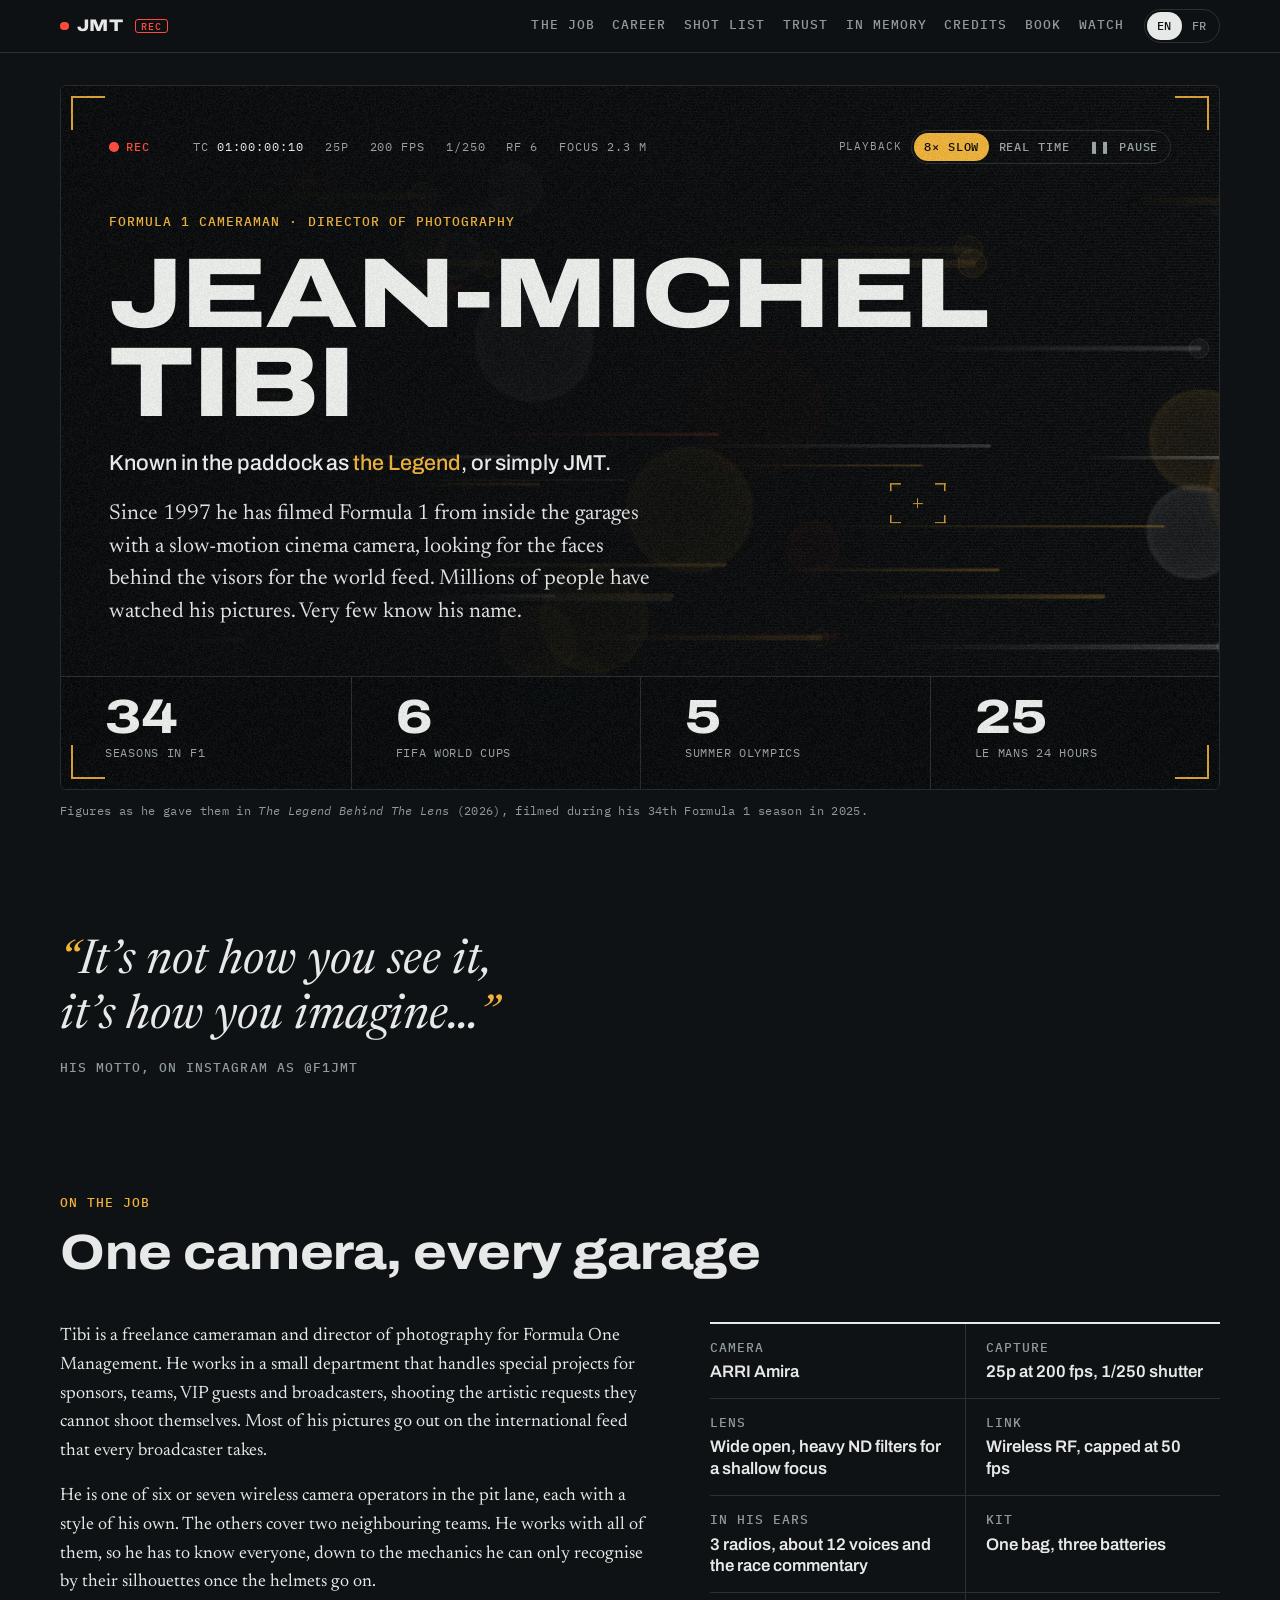
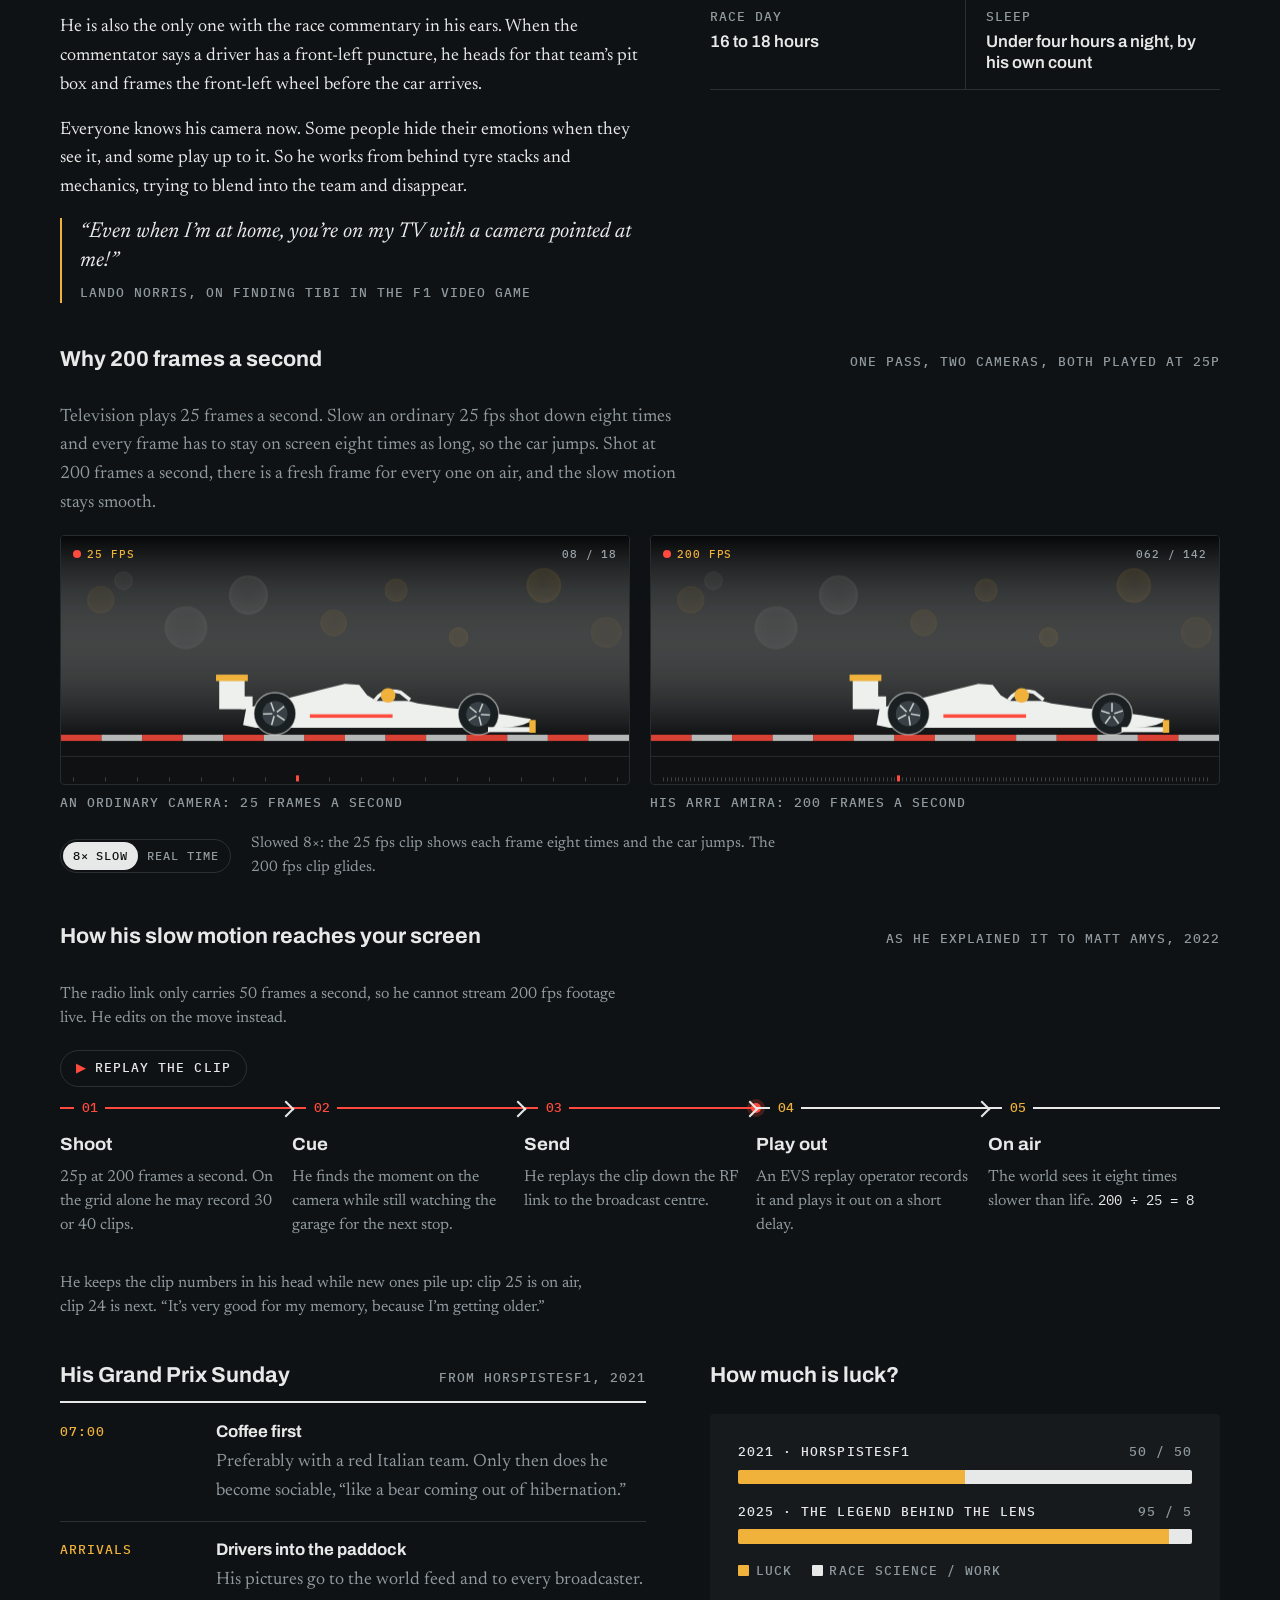
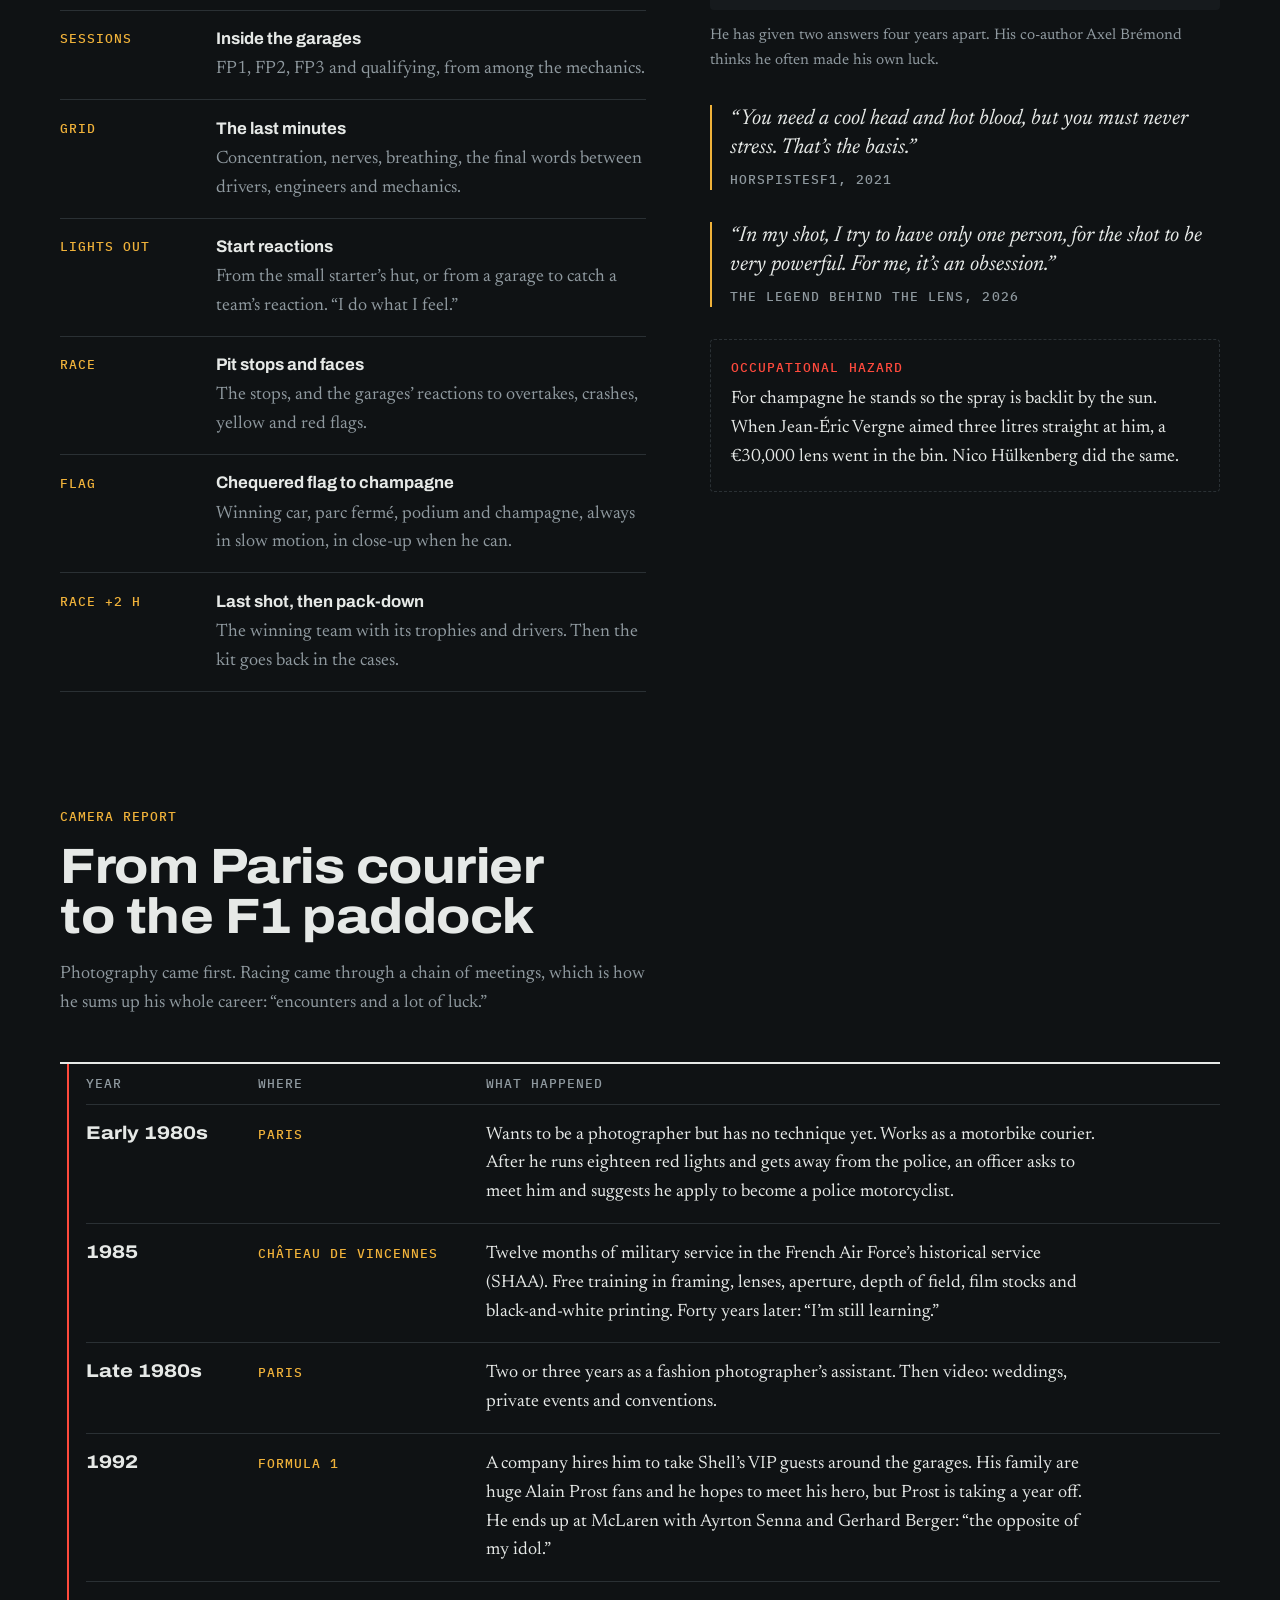
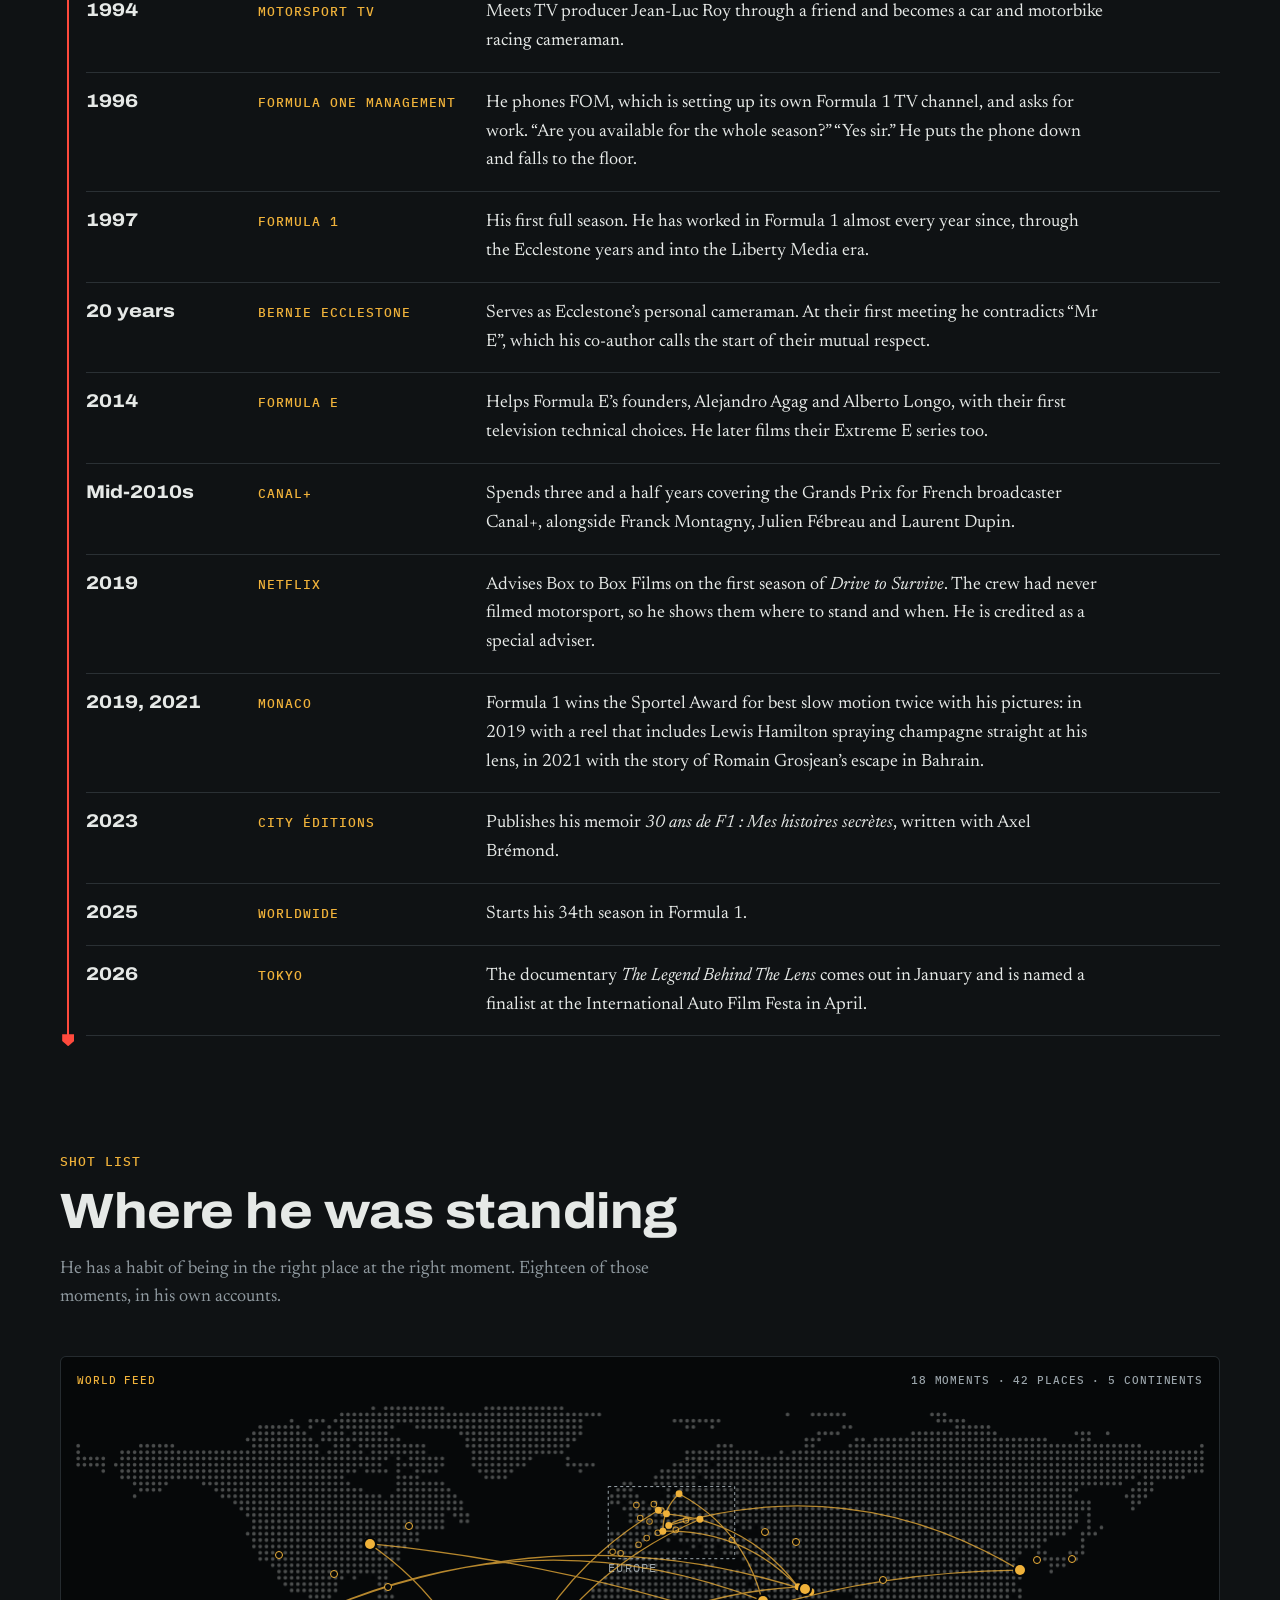
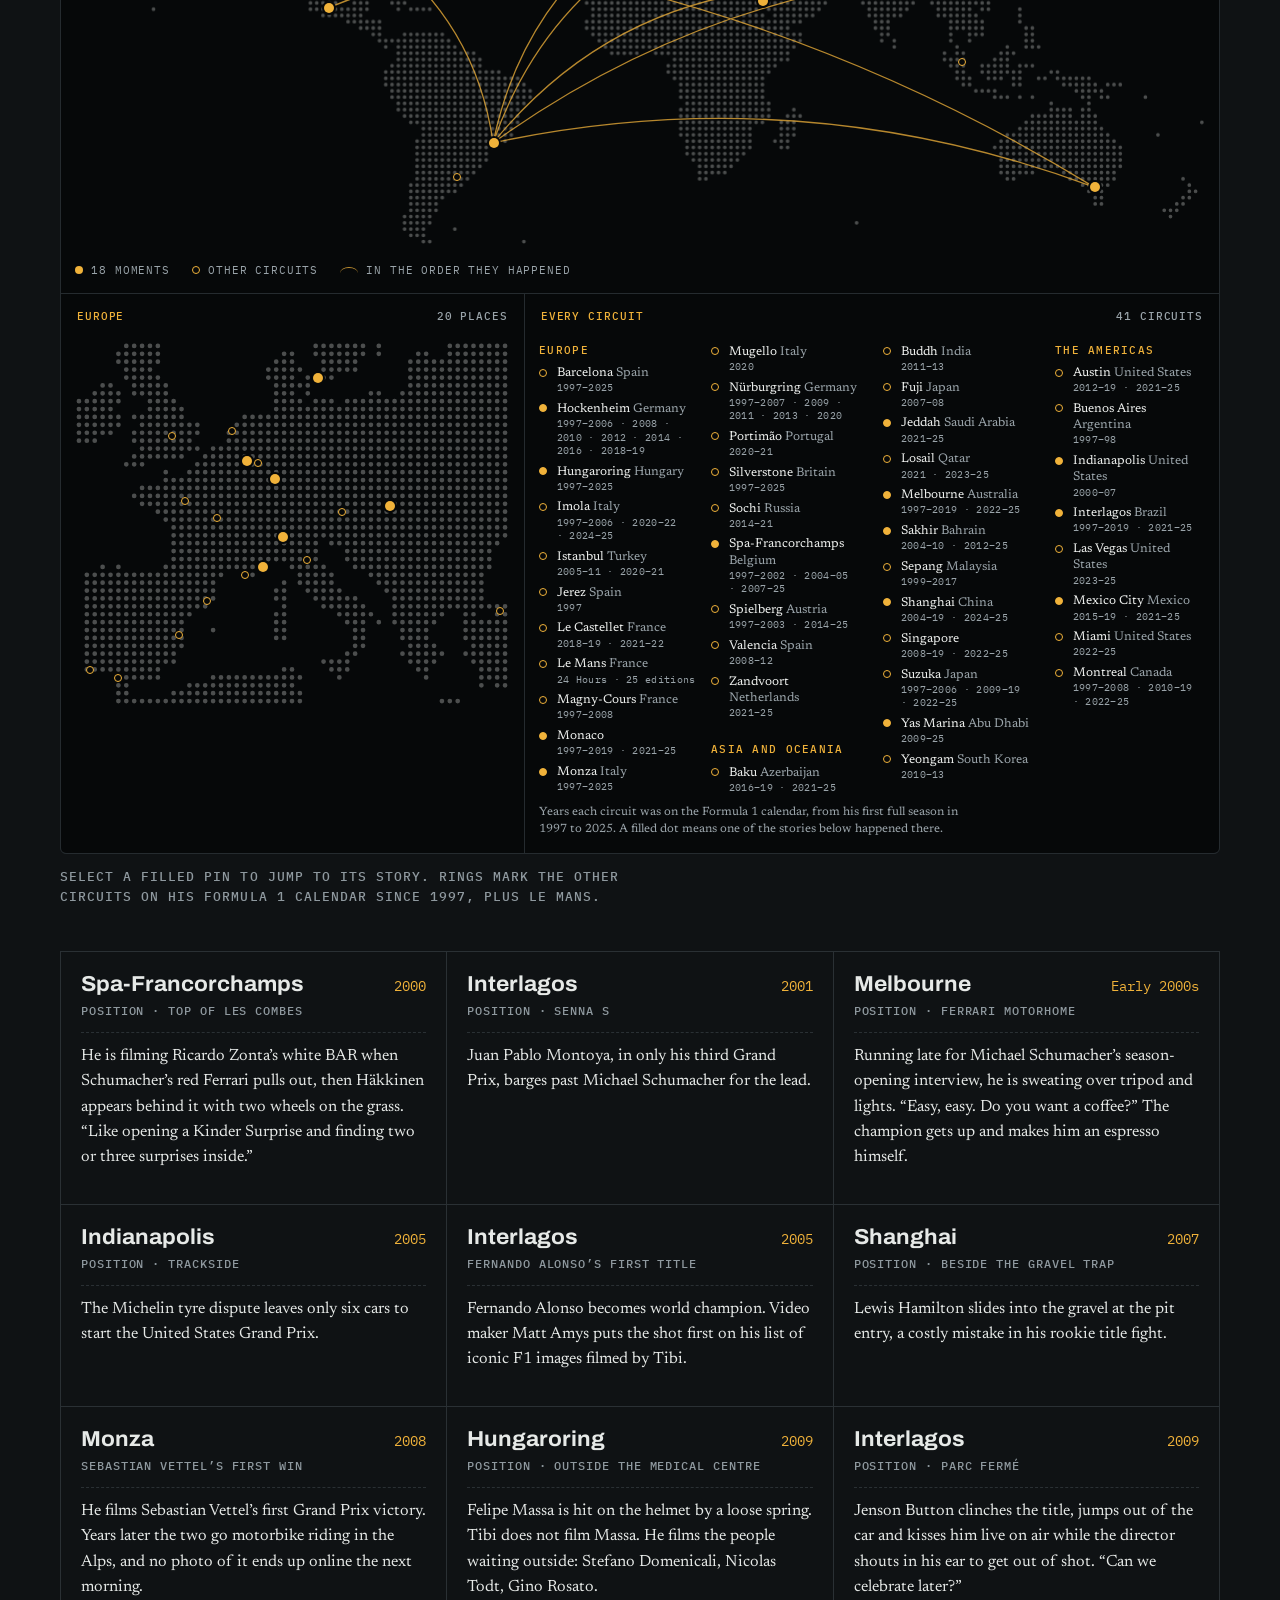
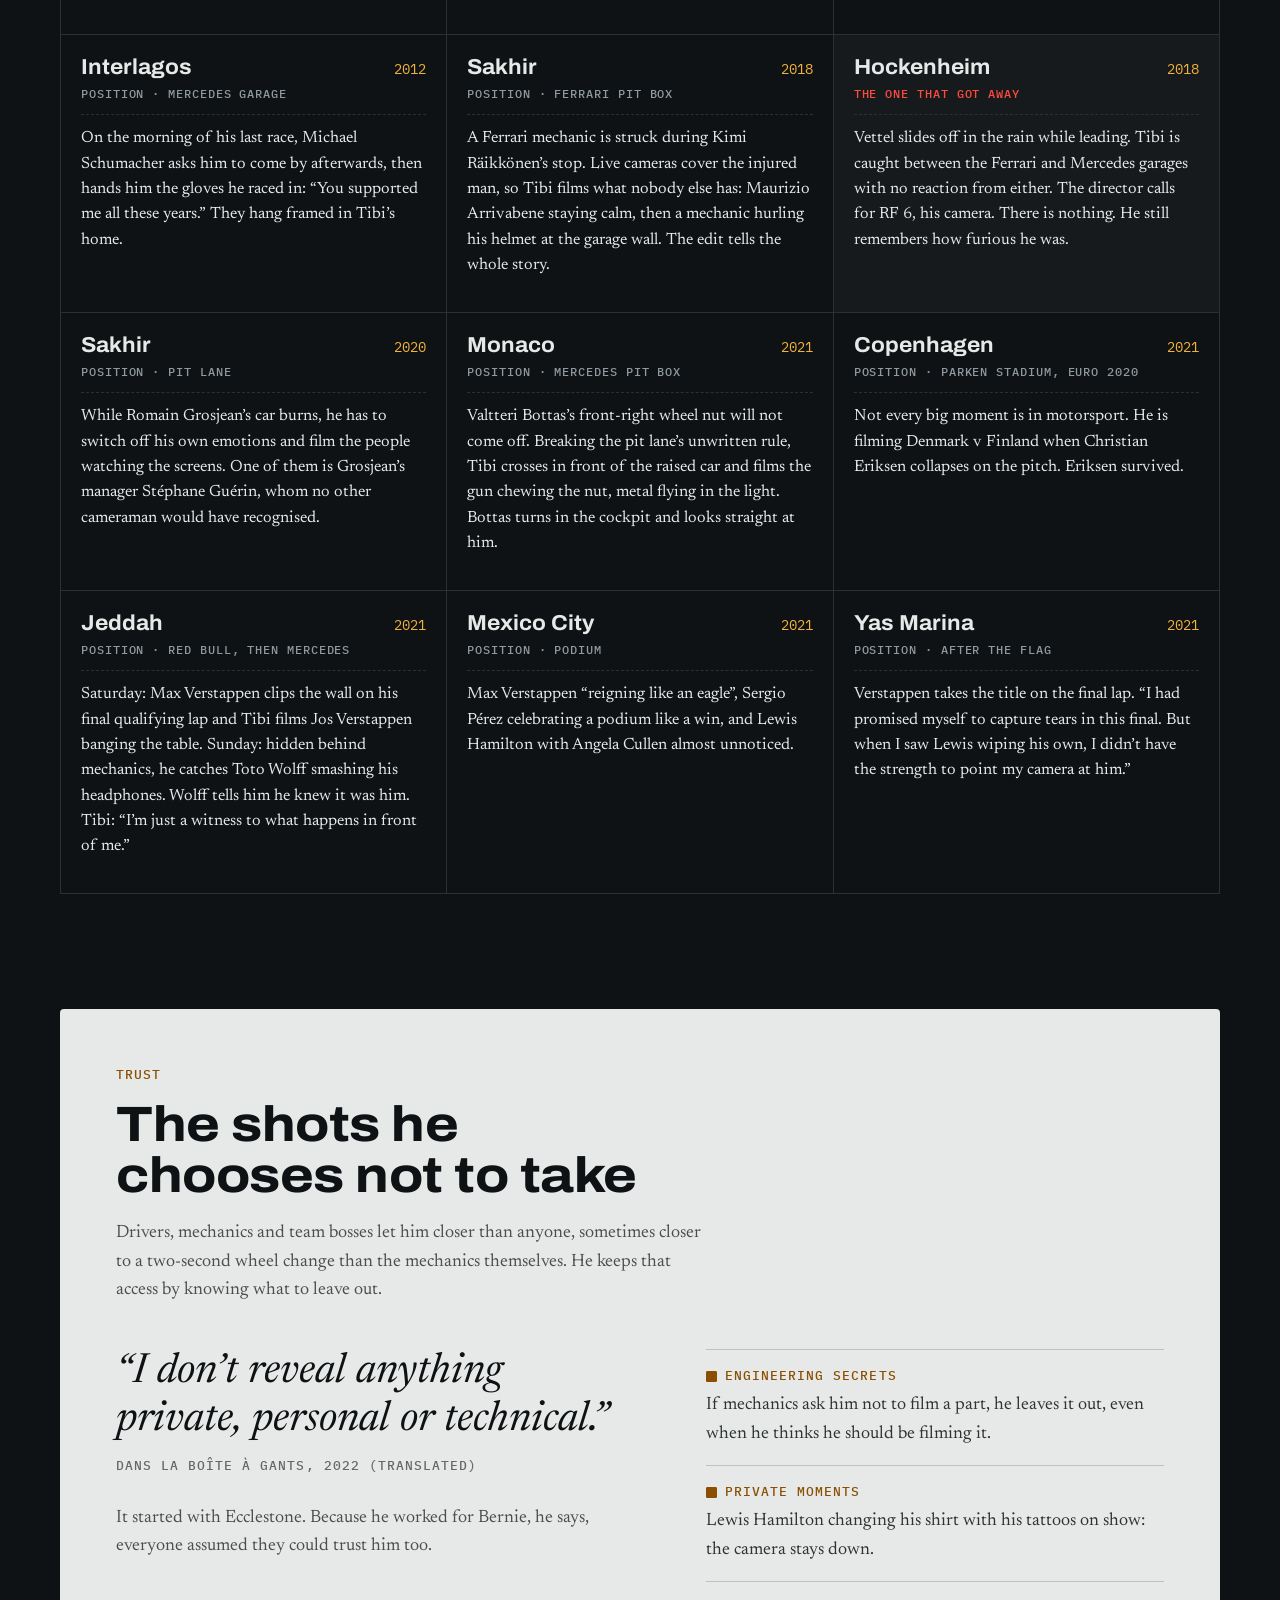
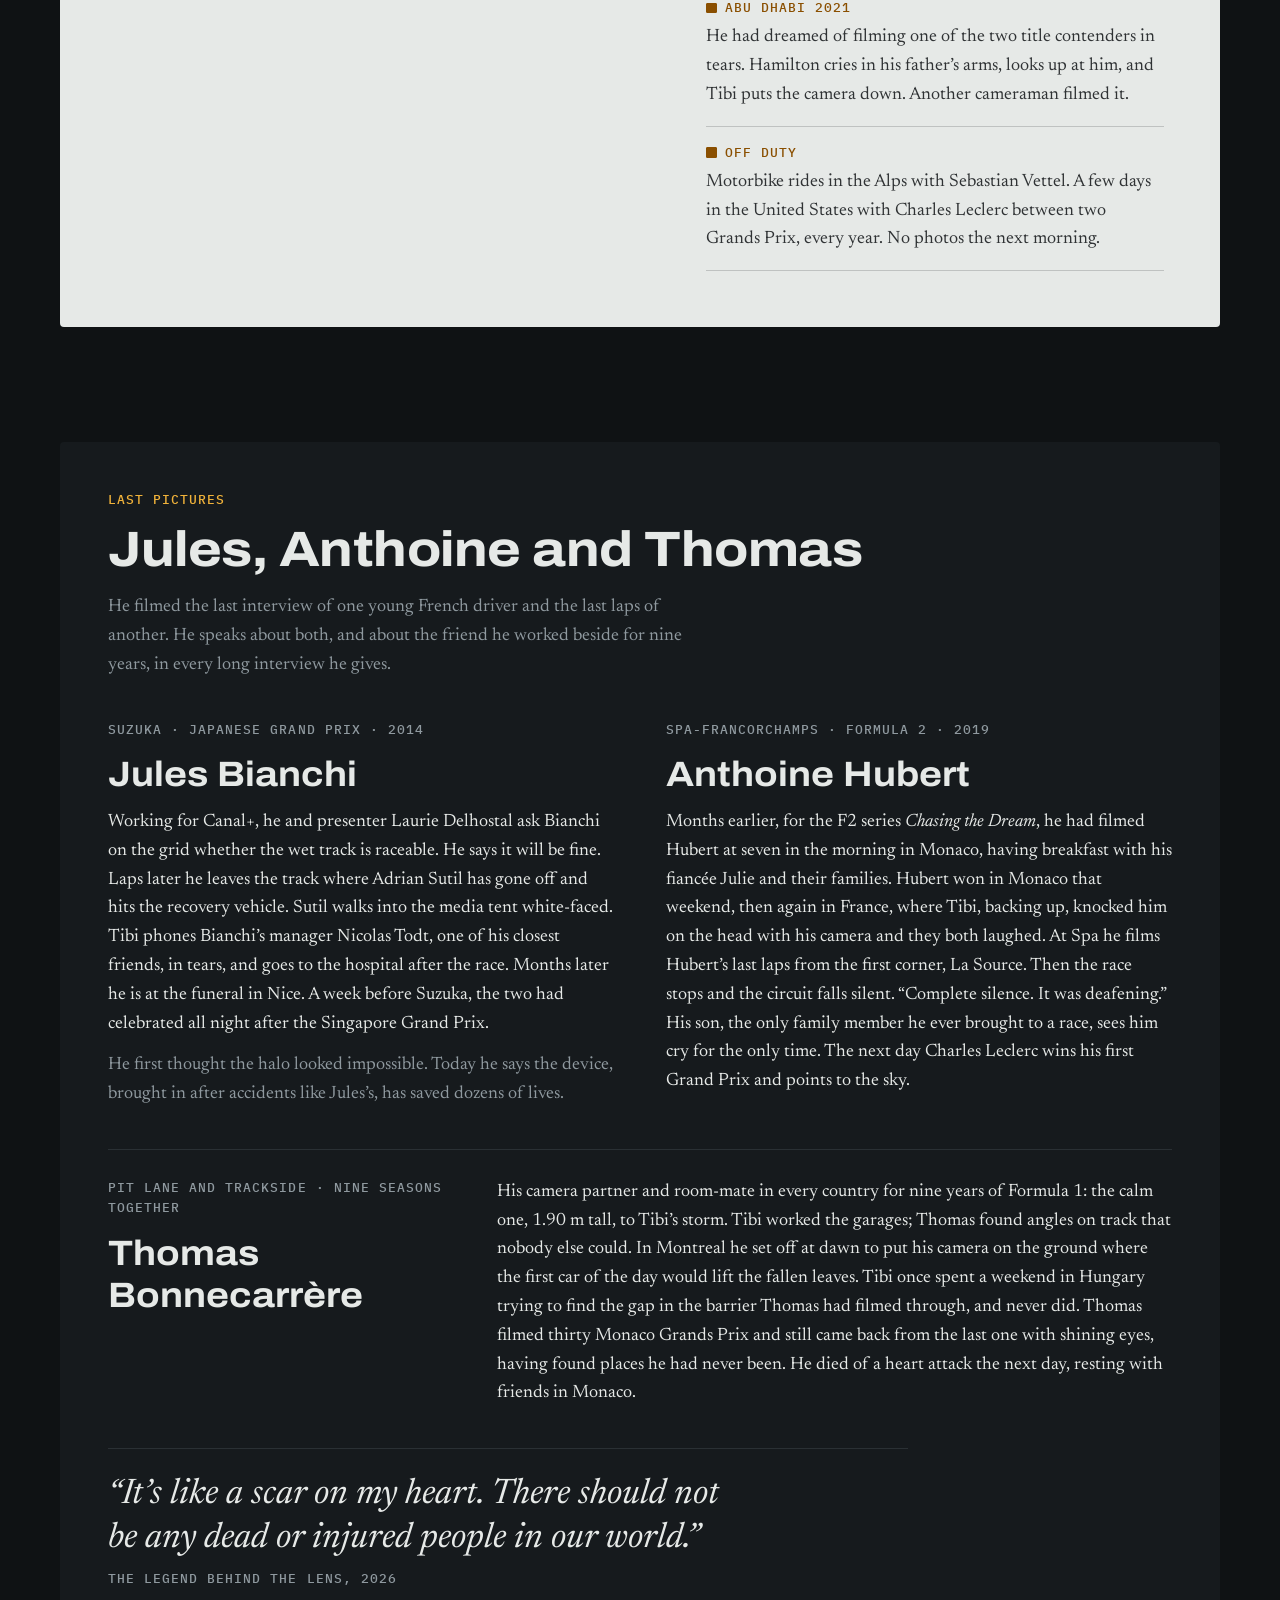
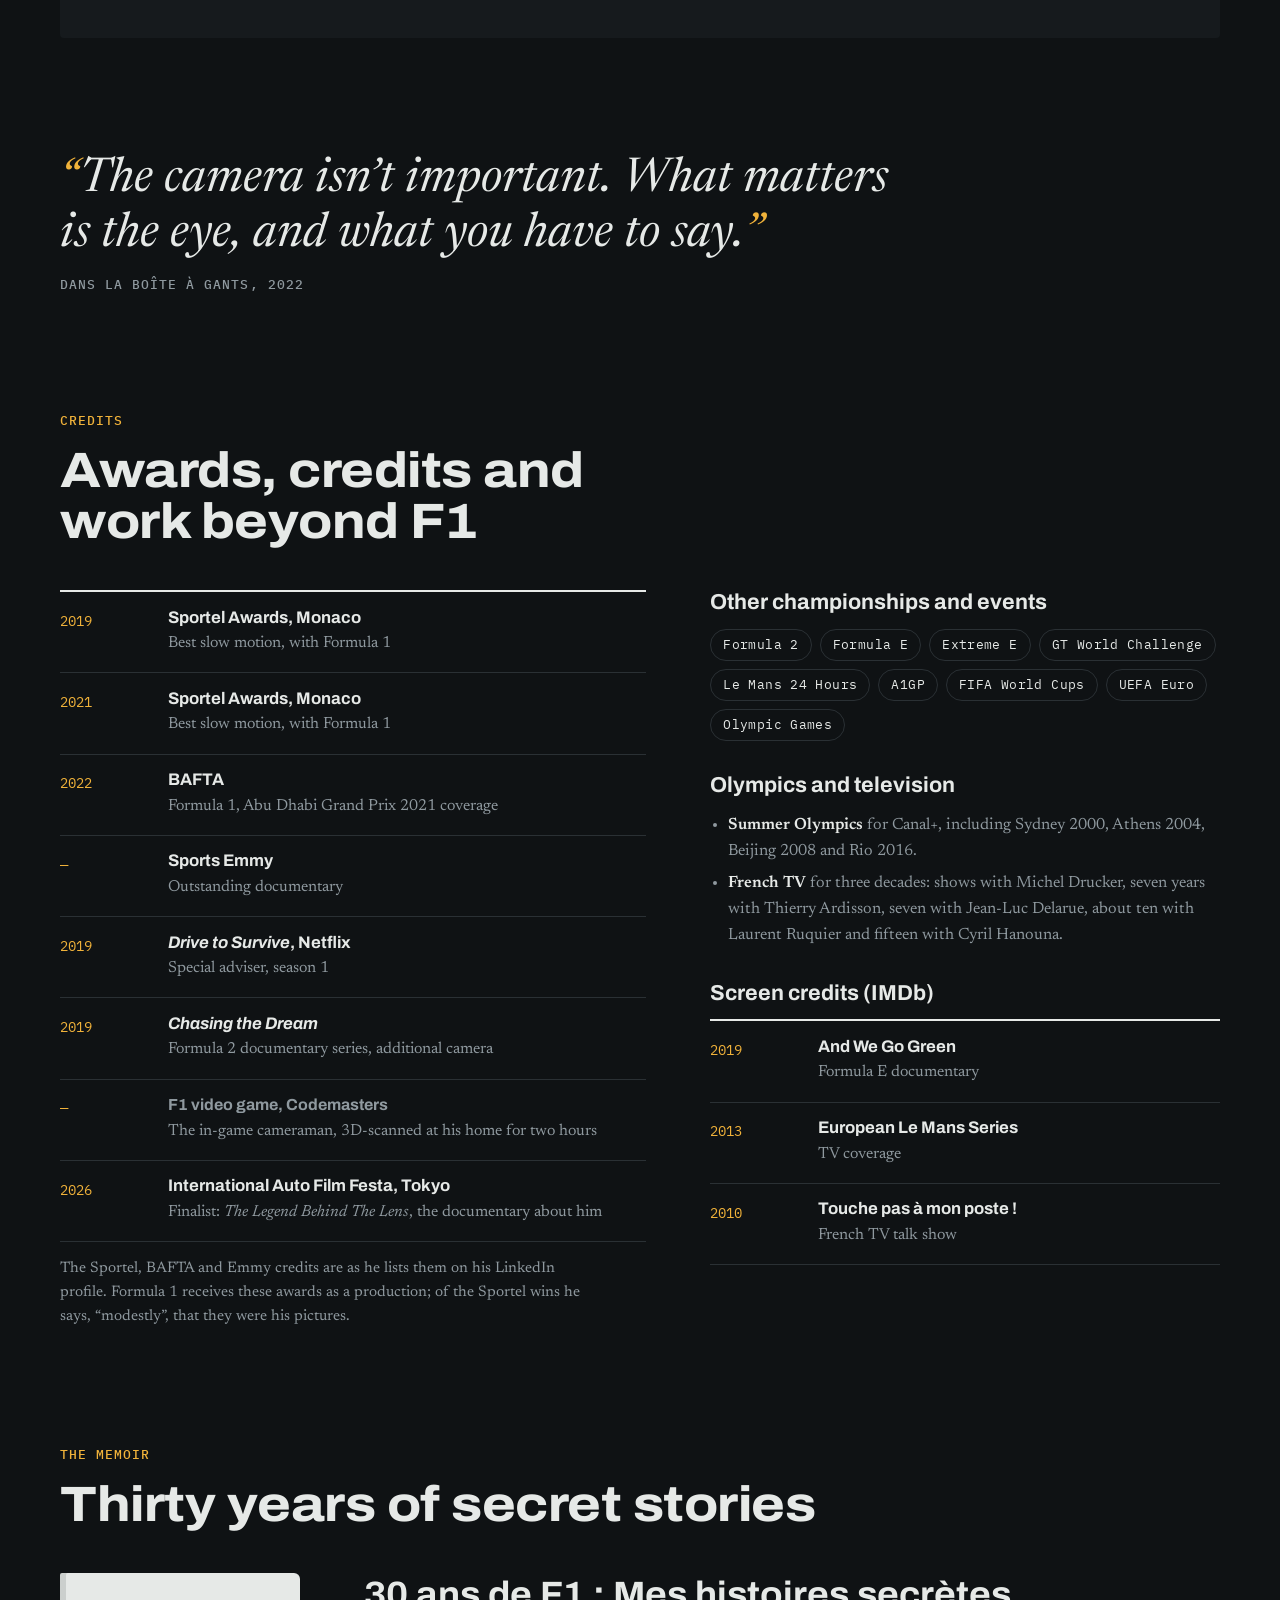
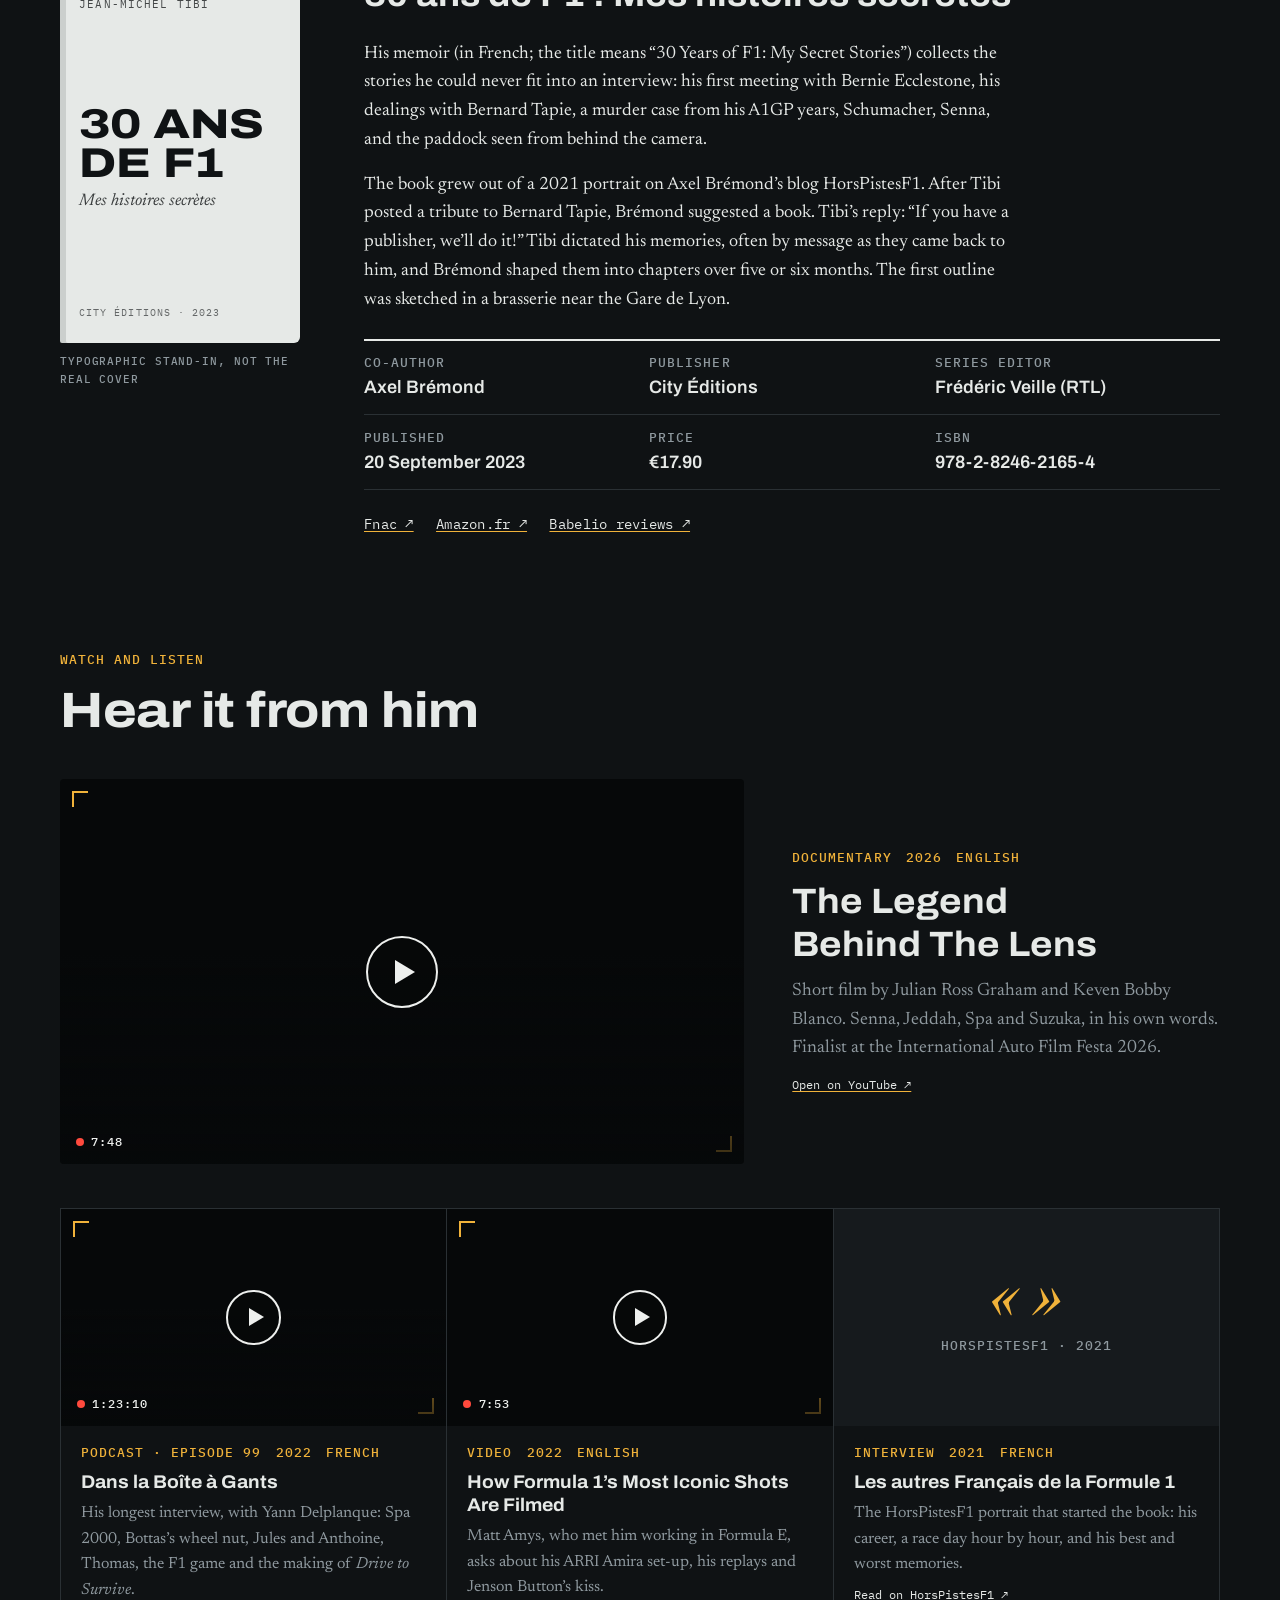
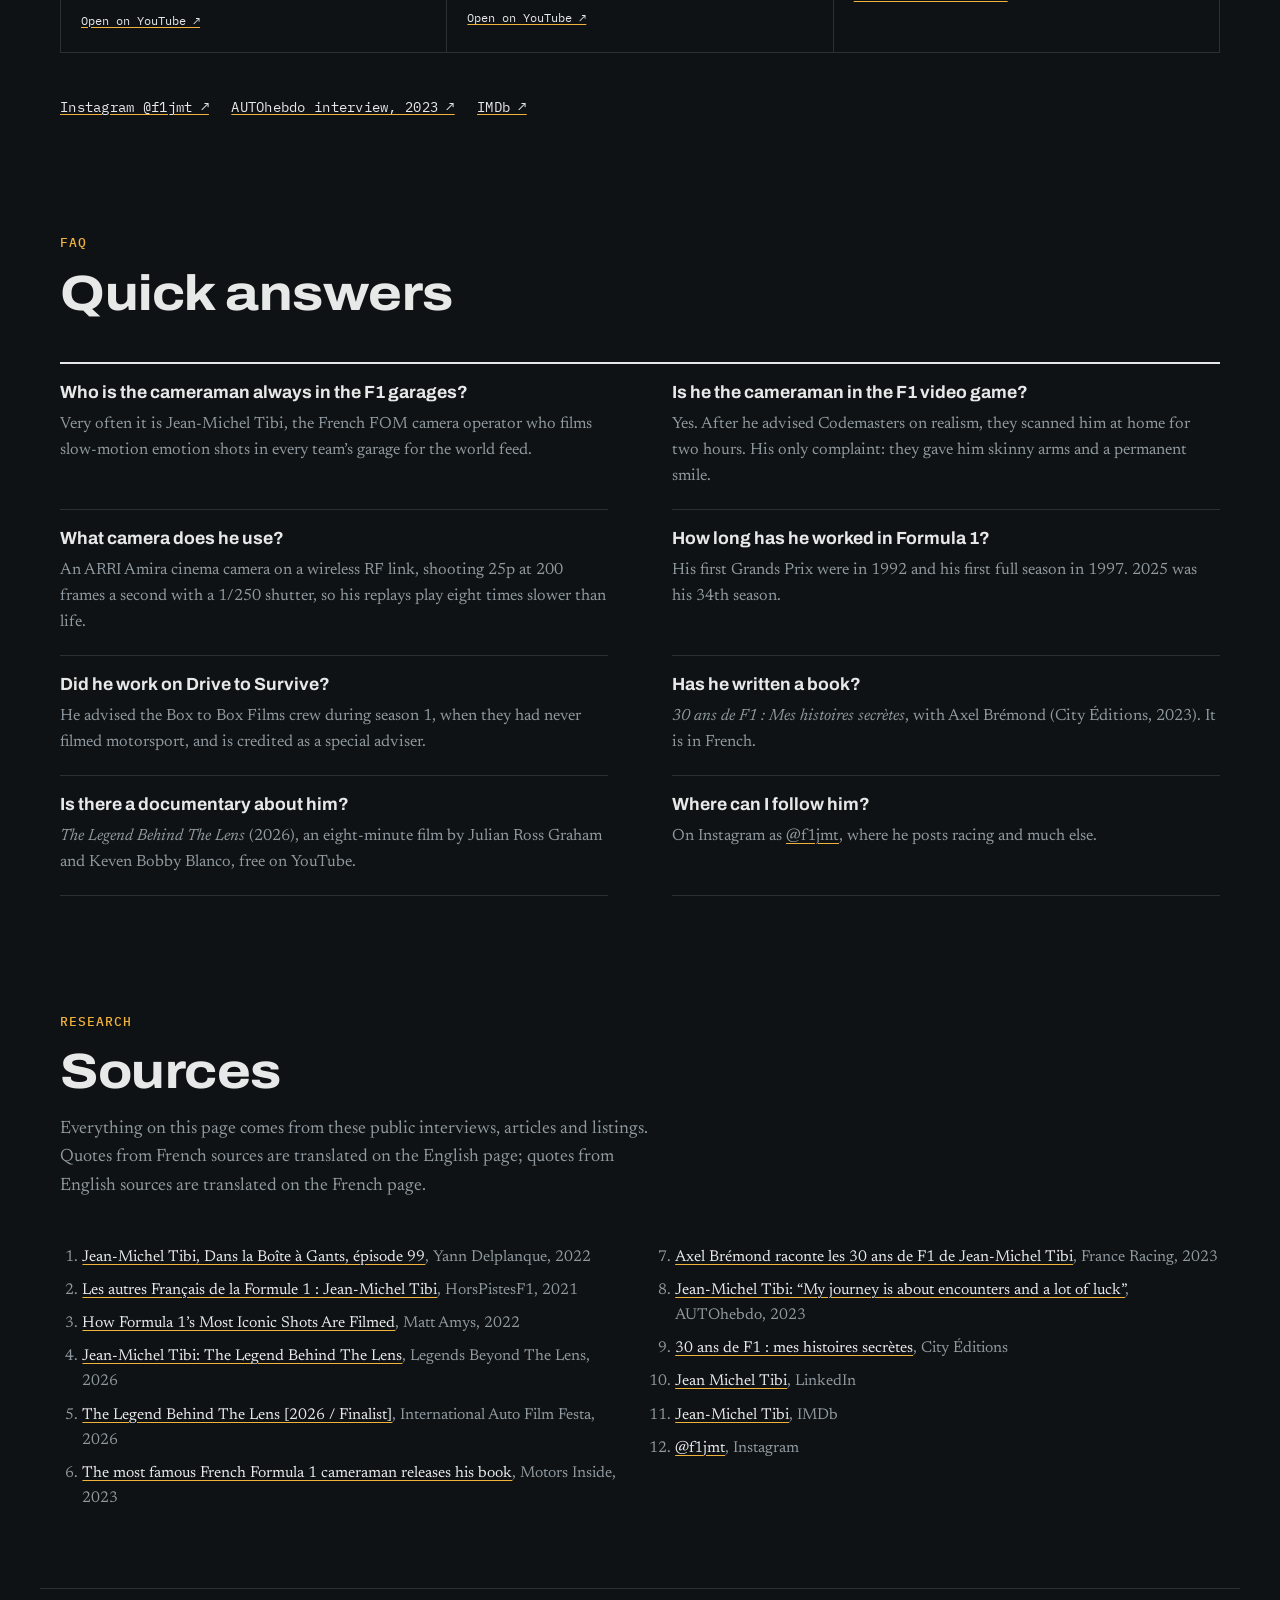
<file: index.html>
<!doctype html>
<html lang="en" data-lang="en">
<head>
<meta charset="utf-8">
<meta name="viewport" content="width=device-width, initial-scale=1, viewport-fit=cover">
<title>Jean-Michel Tibi</title>
<script>
/* Pick the language before first paint: saved choice, then #fr / #en, then the browser language */
(function () {
  var l = null;
  try { l = localStorage.getItem("jmt-lang"); } catch (e) {}
  var h = (location.hash || "").slice(1);
  if (h === "fr" || h === "en") l = h;
  if (l !== "fr" && l !== "en") l = (navigator.language || "").toLowerCase().indexOf("fr") === 0 ? "fr" : "en";
  document.documentElement.setAttribute("data-lang", l);
  document.documentElement.lang = l;
})();
</script>
<meta name="description" content="An unofficial profile of Jean-Michel Tibi, the French Formula 1 cameraman known in the paddock as “the Legend”: his career, his slow-motion shots, his memoir and the documentary about him. In English and French.">
<meta name="color-scheme" content="dark">
<meta name="theme-color" content="#0F1214">
<meta property="og:type" content="profile">
<meta property="og:site_name" content="Jean-Michel Tibi">
<meta property="og:title" content="Jean-Michel Tibi, the Legend behind the lens">
<meta property="og:description" content="The French cameraman who has filmed Formula 1 from inside the garages since 1997. Career, iconic shots, memoir and sources.">
<meta property="og:url" content="https://jean-michel-tibi.vercel.app/">
<meta property="og:image" content="https://jean-michel-tibi.vercel.app/assets/og-image.png">
<meta property="og:image:width" content="1200">
<meta property="og:image:height" content="630">
<meta property="og:locale" content="en_GB">
<meta property="og:locale:alternate" content="fr_FR">
<meta name="twitter:card" content="summary_large_image">
<meta name="twitter:title" content="Jean-Michel Tibi, the Legend behind the lens">
<meta name="twitter:description" content="The French cameraman who has filmed Formula 1 from inside the garages since 1997.">
<meta name="twitter:image" content="https://jean-michel-tibi.vercel.app/assets/og-image.png">
<link rel="canonical" href="https://jean-michel-tibi.vercel.app/">
<link rel="icon" href="assets/favicon.svg" type="image/svg+xml">
<link rel="preconnect" href="https://fonts.googleapis.com">
<link rel="preconnect" href="https://fonts.gstatic.com" crossorigin>
<link rel="stylesheet" href="https://fonts.googleapis.com/css2?family=Archivo:wdth,wght@62..125,100..900&family=IBM+Plex+Mono:wght@400;500&family=Newsreader:ital,opsz,wght@0,6..72,300..700;1,6..72,300..700&display=swap">
<link rel="stylesheet" href="assets/style.css">
<script type="application/ld+json">
{
  "@context": "https://schema.org",
  "@graph": [
    {
      "@type": "Person",
      "@id": "#jmt",
      "name": "Jean-Michel Tibi",
      "alternateName": ["JMT", "The Legend"],
      "nationality": "French",
      "jobTitle": "Formula 1 cameraman and director of photography",
      "worksFor": { "@type": "Organization", "name": "Formula One Management" },
      "knowsAbout": ["Formula 1", "Slow-motion cinematography", "Sports broadcasting"],
      "sameAs": [
        "https://www.instagram.com/f1jmt/",
        "https://m.imdb.com/name/nm10140222/",
        "https://fr.linkedin.com/in/jean-michel-tibi-89569942"
      ]
    },
    {
      "@type": "Book",
      "name": "30 ans de F1 : Mes histoires secrètes",
      "author": [{ "@id": "#jmt" }, { "@type": "Person", "name": "Axel Brémond" }],
      "publisher": { "@type": "Organization", "name": "City Éditions" },
      "datePublished": "2023-09-20",
      "inLanguage": "fr",
      "isbn": "9782824621654"
    },
    {
      "@type": "VideoObject",
      "name": "Jean-Michel Tibi: The Legend Behind The Lens",
      "description": "Short documentary about Formula 1 camera operator Jean-Michel Tibi, by Julian Ross Graham and Keven Bobby Blanco.",
      "thumbnailUrl": "https://i.ytimg.com/vi/UIhHyypvhKI/maxresdefault.jpg",
      "uploadDate": "2026-01-25",
      "duration": "PT7M48S",
      "embedUrl": "https://www.youtube-nocookie.com/embed/UIhHyypvhKI",
      "url": "https://www.youtube.com/watch?v=UIhHyypvhKI",
      "about": { "@id": "#jmt" }
    },
    {
      "@type": "FAQPage",
      "mainEntity": [
        { "@type": "Question", "name": "Who is the cameraman always in the F1 garages?", "acceptedAnswer": { "@type": "Answer", "text": "Very often it is Jean-Michel Tibi, the French FOM camera operator who films slow-motion emotion shots in every team's garage for the world feed." } },
        { "@type": "Question", "name": "Is he the cameraman in the F1 video game?", "acceptedAnswer": { "@type": "Answer", "text": "Yes. After he advised Codemasters on realism, they scanned him at home for two hours." } },
        { "@type": "Question", "name": "What camera does he use?", "acceptedAnswer": { "@type": "Answer", "text": "An ARRI Amira cinema camera on a wireless RF link, shooting 25p at 200 frames a second with a 1/250 shutter, so his replays play eight times slower than life." } },
        { "@type": "Question", "name": "How long has he worked in Formula 1?", "acceptedAnswer": { "@type": "Answer", "text": "His first Grands Prix were in 1992 and his first full season in 1997. 2025 was his 34th season." } },
        { "@type": "Question", "name": "Did he work on Drive to Survive?", "acceptedAnswer": { "@type": "Answer", "text": "He advised the Box to Box Films crew during season 1 and is credited as a special adviser." } },
        { "@type": "Question", "name": "Has he written a book?", "acceptedAnswer": { "@type": "Answer", "text": "30 ans de F1 : Mes histoires secrètes, with Axel Brémond (City Éditions, 2023). It is in French." } },
        { "@type": "Question", "name": "Is there a documentary about him?", "acceptedAnswer": { "@type": "Answer", "text": "The Legend Behind The Lens (2026), an eight-minute film by Julian Ross Graham and Keven Bobby Blanco, free on YouTube." } },
        { "@type": "Question", "name": "Where can I follow him?", "acceptedAnswer": { "@type": "Answer", "text": "On Instagram as @f1jmt." } }
      ]
    }
  ]
}
</script>
</head>
<body>
<a class="skip" href="#main"><span class="t" lang="en">Skip to content</span><span class="t" lang="fr">Aller au contenu</span></a>

<header class="site-head">
  <div class="wrap">
    <a class="mark" href="#top" aria-label="Jean-Michel Tibi"><span class="dot" aria-hidden="true"></span>JMT<span class="tally" aria-hidden="true"><span class="on">Rec</span><span class="off">Stby</span></span></a>
    <nav class="site-nav label" aria-label="Sections">
      <ul>
        <li><a href="#work"><span class="t" lang="en">The job</span><span class="t" lang="fr">Le métier</span></a></li>
        <li><a href="#path"><span class="t" lang="en">Career</span><span class="t" lang="fr">Parcours</span></a></li>
        <li><a href="#shots"><span class="t" lang="en">Shot list</span><span class="t" lang="fr">Les plans</span></a></li>
        <li><a href="#trust"><span class="t" lang="en">Trust</span><span class="t" lang="fr">Confiance</span></a></li>
        <li><a href="#memory"><span class="t" lang="en">In memory</span><span class="t" lang="fr">Mémoire</span></a></li>
        <li><a href="#honours"><span class="t" lang="en">Credits</span><span class="t" lang="fr">Palmarès</span></a></li>
        <li><a href="#book"><span class="t" lang="en">Book</span><span class="t" lang="fr">Livre</span></a></li>
        <li><a href="#watch"><span class="t" lang="en">Watch</span><span class="t" lang="fr">À voir</span></a></li>
      </ul>
    </nav>
    <button type="button" class="menu-btn" aria-expanded="false" aria-controls="menu">
      <span class="menu-ic" aria-hidden="true"></span>
      <span class="menu-now"><span class="t" lang="en">Sections</span><span class="t" lang="fr">Rubriques</span></span>
      <span class="menu-close"><span class="t" lang="en">Close</span><span class="t" lang="fr">Fermer</span></span>
    </button>
    <div class="switch" role="group" aria-label="Language / Langue">
      <button type="button" data-set-lang="en" aria-pressed="true" lang="en">EN</button>
      <button type="button" data-set-lang="fr" aria-pressed="false" lang="fr">FR</button>
    </div>
  </div>
  <div class="progress" aria-hidden="true"><span></span></div>
</header>

<div class="menu" id="menu" hidden>
  <span class="corner tl" aria-hidden="true"></span>
  <span class="corner tr" aria-hidden="true"></span>
  <span class="corner bl" aria-hidden="true"></span>
  <span class="corner br" aria-hidden="true"></span>
  <nav aria-label="Menu">
    <ol>
      <li><a href="#work" data-target="work"><span class="t" lang="en">The job</span><span class="t" lang="fr">Le métier</span></a></li>
      <li><a href="#path" data-target="path"><span class="t" lang="en">Career</span><span class="t" lang="fr">Parcours</span></a></li>
      <li><a href="#shots" data-target="shots"><span class="t" lang="en">Shot list</span><span class="t" lang="fr">Les plans</span></a></li>
      <li><a href="#trust" data-target="trust"><span class="t" lang="en">Trust</span><span class="t" lang="fr">Confiance</span></a></li>
      <li><a href="#memory" data-target="memory"><span class="t" lang="en">In memory</span><span class="t" lang="fr">Mémoire</span></a></li>
      <li><a href="#honours" data-target="honours"><span class="t" lang="en">Credits</span><span class="t" lang="fr">Palmarès</span></a></li>
      <li><a href="#book" data-target="book"><span class="t" lang="en">Book</span><span class="t" lang="fr">Livre</span></a></li>
      <li><a href="#watch" data-target="watch"><span class="t" lang="en">Watch</span><span class="t" lang="fr">À voir</span></a></li>
      <li><a href="#faq" data-target="faq"><span class="t" lang="en">FAQ</span><span class="t" lang="fr">FAQ</span></a></li>
      <li><a href="#sources" data-target="sources"><span class="t" lang="en">Sources</span><span class="t" lang="fr">Sources</span></a></li>
    </ol>
  </nav>
</div>

<main id="main" class="wrap">

  <!-- ===================== HERO ===================== -->
  <section id="top" aria-labelledby="name">
    <div class="viewfinder">
      <canvas id="streaks" aria-hidden="true"></canvas>
      <div class="grain" aria-hidden="true"></div>
      <div class="iris" aria-hidden="true"></div>
      <span class="corner tl" aria-hidden="true"></span>
      <span class="corner tr" aria-hidden="true"></span>
      <span class="corner bl" aria-hidden="true"></span>
      <span class="corner br" aria-hidden="true"></span>
      <span class="crosshair" aria-hidden="true"></span>

      <div class="osd-bar">
        <div class="osd" aria-hidden="true">
          <span class="rec" id="rec">Rec</span>
          <span>TC <span class="tc" id="tc">01:00:00:00</span></span>
          <span>25p</span>
          <span>200 fps</span>
          <span>1/250</span>
          <span>RF 6</span>
          <span class="focus" id="focus-readout">Focus 4.1 m</span>
        </div>
        <div class="speed">
          <span><span class="t" lang="en">Playback</span><span class="t" lang="fr">Lecture</span></span>
          <div class="switch" role="group" aria-label="Playback / Lecture">
            <button type="button" data-speed="8" aria-pressed="true"><span class="t" lang="en">8× slow</span><span class="t" lang="fr">Ralenti ×8</span></button>
            <button type="button" data-speed="1" aria-pressed="false"><span class="t" lang="en">Real time</span><span class="t" lang="fr">Temps réel</span></button>
            <button type="button" data-speed="0" aria-pressed="false"><span aria-hidden="true">❚❚</span> Pause</button>
          </div>
        </div>
      </div>

      <div class="hero-copy">
        <p class="label eyebrow"><span class="t" lang="en">Formula 1 cameraman · Director of photography</span><span class="t" lang="fr">Caméraman Formule 1 · Directeur de la photographie</span></p>
        <h1 class="name" id="name"><span>Jean-Michel</span><span>Tibi</span></h1>
        <p class="aka t" lang="en">Known in the paddock as <em>the Legend</em>, or simply JMT.</p>
        <p class="aka t" lang="fr">Dans le paddock, on l’appelle <em>la Légende</em>, ou simplement JMT.</p>
        <p class="lede t" lang="en">Since 1997 he has filmed Formula 1 from inside the garages with a slow-motion cinema camera, looking for the faces behind the visors for the world feed. Millions of people have watched his pictures. Very few know his name.</p>
        <p class="lede t" lang="fr">Depuis 1997, il filme la Formule 1 de l’intérieur des garages avec une caméra cinéma au ralenti, à la recherche des visages derrière les visières, pour le signal international. Des millions de gens ont vu ses images. Très peu connaissent son nom.</p>
      </div>

      <div class="slate">
        <div><b>34</b><span><span class="t" lang="en">Seasons in F1</span><span class="t" lang="fr">Saisons en F1</span></span></div>
        <div><b>6</b><span><span class="t" lang="en">FIFA World Cups</span><span class="t" lang="fr">Coupes du monde</span></span></div>
        <div><b>5</b><span><span class="t" lang="en">Summer Olympics</span><span class="t" lang="fr">Jeux olympiques</span></span></div>
        <div><b>25</b><span><span class="t" lang="en">Le Mans 24 Hours</span><span class="t" lang="fr">24 Heures du Mans</span></span></div>
      </div>
    </div>
    <p class="hero-note t" lang="en">Figures as he gave them in <i>The Legend Behind The Lens</i> (2026), filmed during his 34th Formula 1 season in 2025.</p>
    <p class="hero-note t" lang="fr">Chiffres donnés par lui-même dans <i>The Legend Behind The Lens</i> (2026), tourné pendant sa 34<sup>e</sup> saison de Formule 1, en 2025.</p>
  </section>

  <figure class="pull">
    <blockquote lang="en"><span class="open">“</span>It’s not how you see it, it’s how you imagine…<span class="close">”</span></blockquote>
    <figcaption class="label"><span class="t" lang="en">His motto, on Instagram as @f1jmt</span><span class="t" lang="fr">Sa devise, sur Instagram (@f1jmt)</span></figcaption>
  </figure>

  <!-- ===================== THE JOB ===================== -->
  <section class="section" id="work" aria-labelledby="work-h">
    <div class="section-head">
      <p class="label eyebrow"><span class="t" lang="en">On the job</span><span class="t" lang="fr">Le métier</span></p>
      <h2 id="work-h"><span class="t" lang="en">One camera, every garage</span><span class="t" lang="fr">Une caméra, tous les garages</span></h2>
    </div>

    <div class="split">
      <div class="prose">
        <p class="t" lang="en">Tibi is a freelance cameraman and director of photography for Formula One Management. He works in a small department that handles special projects for sponsors, teams, VIP guests and broadcasters, shooting the artistic requests they cannot shoot themselves. Most of his pictures go out on the international feed that every broadcaster takes.</p>
        <p class="t" lang="fr">Jean-Michel Tibi est caméraman et directeur de la photographie freelance pour la Formula One Management. Il appartient à un petit département chargé des projets spéciaux pour les sponsors, les équipes, les VIP et les diffuseurs&nbsp;: il tourne les demandes artistiques qu’ils ne peuvent pas réaliser eux-mêmes. La plupart de ses images partent sur le signal international, repris par toutes les télévisions.</p>

        <p class="t" lang="en">He is one of six or seven wireless camera operators in the pit lane, each with a style of his own. The others cover two neighbouring teams. He works with all of them, so he has to know everyone, down to the mechanics he can only recognise by their silhouettes once the helmets go on.</p>
        <p class="t" lang="fr">Il fait partie des six ou sept cadreurs HF de la voie des stands, chacun avec son style. Les autres couvrent deux équipes voisines. Lui travaille avec toutes, et doit donc connaître tout le monde, jusqu’aux mécaniciens qu’il ne reconnaît plus qu’à leur silhouette une fois les casques mis.</p>

        <p class="t" lang="en">He is also the only one with the race commentary in his ears. When the commentator says a driver has a front-left puncture, he heads for that team’s pit box and frames the front-left wheel before the car arrives.</p>
        <p class="t" lang="fr">Il est aussi le seul à écouter le commentaire de la course dans ses oreillettes. Quand le commentateur annonce une crevaison à l’avant gauche, il file vers le stand de l’équipe et cadre la roue avant gauche avant même l’arrivée de la voiture.</p>

        <p class="t" lang="en">Everyone knows his camera now. Some people hide their emotions when they see it, and some play up to it. So he works from behind tyre stacks and mechanics, trying to blend into the team and disappear.</p>
        <p class="t" lang="fr">Aujourd’hui, tout le monde connaît sa caméra. Certains cachent leurs émotions quand ils la voient, d’autres en rajoutent. Alors il se cache derrière les piles de pneus et les mécaniciens, pour se fondre dans l’équipe et disparaître.</p>

        <div class="aside-quote">
          <p class="t" lang="en">“Even when I’m at home, you’re on my TV with a camera pointed at me!”</p>
          <p class="t" lang="fr">«&nbsp;Même quand je suis chez moi, tu es dans ma télé avec une caméra pointée sur moi&nbsp;!&nbsp;»</p>
          <p class="label muted"><span class="t" lang="en">Lando Norris, on finding Tibi in the F1 video game</span><span class="t" lang="fr">Lando Norris, en le découvrant dans le jeu vidéo F1</span></p>
        </div>
      </div>

      <dl class="spec">
        <div><dt class="label"><span class="t" lang="en">Camera</span><span class="t" lang="fr">Caméra</span></dt><dd>ARRI Amira</dd></div>
        <div><dt class="label"><span class="t" lang="en">Capture</span><span class="t" lang="fr">Tournage</span></dt><dd><span class="t" lang="en">25p at 200 fps, 1/250 shutter</span><span class="t" lang="fr">25p à 200 images/s, obturation 1/250</span></dd></div>
        <div><dt class="label"><span class="t" lang="en">Lens</span><span class="t" lang="fr">Optique</span></dt><dd><span class="t" lang="en">Wide open, heavy ND filters for a shallow focus</span><span class="t" lang="fr">Grand ouvert, filtres ND pour une faible profondeur de champ</span></dd></div>
        <div><dt class="label"><span class="t" lang="en">Link</span><span class="t" lang="fr">Liaison</span></dt><dd><span class="t" lang="en">Wireless RF, capped at 50 fps</span><span class="t" lang="fr">HF sans fil, limitée à 50 images/s</span></dd></div>
        <div><dt class="label"><span class="t" lang="en">In his ears</span><span class="t" lang="fr">Dans les oreilles</span></dt><dd><span class="t" lang="en">3 radios, about 12 voices and the race commentary</span><span class="t" lang="fr">3 radios, une douzaine de voix et le commentaire</span></dd></div>
        <div><dt class="label"><span class="t" lang="en">Kit</span><span class="t" lang="fr">Matériel</span></dt><dd><span class="t" lang="en">One bag, three batteries</span><span class="t" lang="fr">Un sac, trois batteries</span></dd></div>
        <div><dt class="label"><span class="t" lang="en">Race day</span><span class="t" lang="fr">Jour de course</span></dt><dd><span class="t" lang="en">16 to 18 hours</span><span class="t" lang="fr">16 à 18 heures</span></dd></div>
        <div><dt class="label"><span class="t" lang="en">Sleep</span><span class="t" lang="fr">Sommeil</span></dt><dd><span class="t" lang="en">Under four hours a night, by his own count</span><span class="t" lang="fr">Moins de quatre heures par nuit, selon lui</span></dd></div>
      </dl>
    </div>

    <div class="fps">
      <div class="subhead">
        <h3><span class="t" lang="en">Why 200 frames a second</span><span class="t" lang="fr">Pourquoi 200 images par seconde</span></h3>
        <span class="label muted"><span class="t" lang="en">One pass, two cameras, both played at 25p</span><span class="t" lang="fr">Un passage, deux caméras, diffusées en 25p</span></span>
      </div>
      <p class="muted t" lang="en" style="max-width:62ch">Television plays 25 frames a second. Slow an ordinary 25 fps shot down eight times and every frame has to stay on screen eight times as long, so the car jumps. Shot at 200 frames a second, there is a fresh frame for every one on air, and the slow motion stays smooth.</p>
      <p class="muted t" lang="fr" style="max-width:62ch">La télévision diffuse 25 images par seconde. Ralentissez huit fois un plan ordinaire à 25 images/s et chaque image doit rester huit fois plus longtemps à l’écran&nbsp;: la voiture saute. Filmé à 200 images/s, il y a une image nouvelle pour chaque image diffusée, et le ralenti reste fluide.</p>
      <div class="fps-stage">
        <figure class="fps-panel">
          <div class="fps-screen" data-fps="25">
            <canvas aria-hidden="true"></canvas>
            <div class="fps-osd label" aria-hidden="true"><span class="fps-rate">25 fps</span><span class="fps-frame">01 / 18</span></div>
          </div>
          <figcaption class="label"><span class="t" lang="en">An ordinary camera: 25 frames a second</span><span class="t" lang="fr">Une caméra ordinaire&nbsp;: 25 images/s</span></figcaption>
        </figure>
        <figure class="fps-panel">
          <div class="fps-screen" data-fps="200">
            <canvas aria-hidden="true"></canvas>
            <div class="fps-osd label" aria-hidden="true"><span class="fps-rate">200 fps</span><span class="fps-frame">001 / 142</span></div>
          </div>
          <figcaption class="label"><span class="t" lang="en">His ARRI Amira: 200 frames a second</span><span class="t" lang="fr">Son ARRI Amira&nbsp;: 200 images/s</span></figcaption>
        </figure>
      </div>
      <div class="fps-bar">
        <div class="switch" role="group" aria-label="Playback / Lecture">
          <button type="button" data-fps-speed="8" aria-pressed="true"><span class="t" lang="en">8× slow</span><span class="t" lang="fr">Ralenti ×8</span></button>
          <button type="button" data-fps-speed="1" aria-pressed="false"><span class="t" lang="en">Real time</span><span class="t" lang="fr">Temps réel</span></button>
        </div>
        <p class="fps-note"><span class="t" lang="en">Slowed 8×: the 25 fps clip shows each frame eight times and the car jumps. The 200 fps clip glides.</span><span class="t" lang="fr">Ralenti ×8&nbsp;: le plan à 25 i/s montre chaque image huit fois et la voiture saute. Celui à 200 i/s glisse.</span></p>
      </div>
    </div>

    <div class="pipeline">
      <div class="subhead">
        <h3><span class="t" lang="en">How his slow motion reaches your screen</span><span class="t" lang="fr">Comment son ralenti arrive sur votre écran</span></h3>
        <span class="label muted"><span class="t" lang="en">As he explained it to Matt Amys, 2022</span><span class="t" lang="fr">Expliqué à Matt Amys, 2022</span></span>
      </div>
      <p class="muted t" lang="en" style="max-width:62ch">The radio link only carries 50 frames a second, so he cannot stream 200 fps footage live. He edits on the move instead.</p>
      <p class="muted t" lang="fr" style="max-width:62ch">La liaison HF ne transporte que 50 images par seconde&nbsp;: impossible d’envoyer ses 200 images/s en direct. Alors il monte en marchant.</p>
      <button type="button" class="replay label" id="replay"><span aria-hidden="true">▶</span> <span class="t" lang="en">Replay the clip</span><span class="t" lang="fr">Rejouer le plan</span></button>
      <ol>
        <li>
          <span class="wire" aria-hidden="true"></span>
          <strong><span class="t" lang="en">Shoot</span><span class="t" lang="fr">Tourner</span></strong>
          <p class="t" lang="en">25p at 200 frames a second. On the grid alone he may record 30 or 40 clips.</p>
          <p class="t" lang="fr">25p à 200 images/s. Rien que sur la grille, il enregistre parfois 30 ou 40 plans.</p>
        </li>
        <li>
          <span class="wire" aria-hidden="true"></span>
          <strong><span class="t" lang="en">Cue</span><span class="t" lang="fr">Caler</span></strong>
          <p class="t" lang="en">He finds the moment on the camera while still watching the garage for the next stop.</p>
          <p class="t" lang="fr">Il cale le moment sur la caméra, tout en surveillant le garage pour le prochain arrêt.</p>
        </li>
        <li>
          <span class="wire" aria-hidden="true"></span>
          <strong><span class="t" lang="en">Send</span><span class="t" lang="fr">Envoyer</span></strong>
          <p class="t" lang="en">He replays the clip down the RF link to the broadcast centre.</p>
          <p class="t" lang="fr">Il rejoue le plan dans la liaison HF vers le centre de diffusion.</p>
        </li>
        <li>
          <span class="wire" aria-hidden="true"></span>
          <strong><span class="t" lang="en">Play out</span><span class="t" lang="fr">Diffuser</span></strong>
          <p class="t" lang="en">An EVS replay operator records it and plays it out on a short delay.</p>
          <p class="t" lang="fr">Un opérateur EVS l’enregistre et le diffuse en léger différé.</p>
        </li>
        <li>
          <span class="wire" aria-hidden="true"></span>
          <strong><span class="t" lang="en">On air</span><span class="t" lang="fr">À l’antenne</span></strong>
          <p class="t" lang="en">The world sees it eight times slower than life. <span class="math">200 ÷ 25 = 8</span></p>
          <p class="t" lang="fr">Le monde le voit huit fois plus lentement que la réalité. <span class="math">200 ÷ 25 = 8</span></p>
        </li>
      </ol>
      <p class="note t" lang="en">He keeps the clip numbers in his head while new ones pile up: clip 25 is on air, clip 24 is next. “It’s very good for my memory, because I’m getting older.”</p>
      <p class="note t" lang="fr">Il garde les numéros de plans en tête pendant que d’autres s’accumulent&nbsp;: le 25 passe à l’antenne, le 24 est le suivant. «&nbsp;C’est très bon pour ma mémoire, parce que je vieillis.&nbsp;»</p>
    </div>

    <div class="split">
      <div>
        <div class="subhead">
          <h3><span class="t" lang="en">His Grand Prix Sunday</span><span class="t" lang="fr">Son dimanche de Grand Prix</span></h3>
          <span class="label muted"><span class="t" lang="en">From HorsPistesF1, 2021</span><span class="t" lang="fr">D’après HorsPistesF1, 2021</span></span>
        </div>
        <ol class="callsheet">
          <li><span class="label when">07:00</span><div>
            <strong><span class="t" lang="en">Coffee first</span><span class="t" lang="fr">D’abord le café</span></strong>
            <p class="t" lang="en">Preferably with a red Italian team. Only then does he become sociable, “like a bear coming out of hibernation.”</p>
            <p class="t" lang="fr">De préférence dans une équipe italienne rouge. Ce n’est qu’après qu’il devient sociable, «&nbsp;comme un ours qui sort de son hibernation&nbsp;».</p>
          </div></li>
          <li><span class="label when"><span class="t" lang="en">Arrivals</span><span class="t" lang="fr">Arrivées</span></span><div>
            <strong><span class="t" lang="en">Drivers into the paddock</span><span class="t" lang="fr">Les pilotes arrivent au paddock</span></strong>
            <p class="t" lang="en">His pictures go to the world feed and to every broadcaster.</p>
            <p class="t" lang="fr">Ses images partent sur le signal international et chez tous les diffuseurs.</p>
          </div></li>
          <li><span class="label when"><span class="t" lang="en">Sessions</span><span class="t" lang="fr">Séances</span></span><div>
            <strong><span class="t" lang="en">Inside the garages</span><span class="t" lang="fr">Dans les garages</span></strong>
            <p class="t" lang="en">FP1, FP2, FP3 and qualifying, from among the mechanics.</p>
            <p class="t" lang="fr">EL1, EL2, EL3 et qualifications, au milieu des mécaniciens.</p>
          </div></li>
          <li><span class="label when"><span class="t" lang="en">Grid</span><span class="t" lang="fr">Grille</span></span><div>
            <strong><span class="t" lang="en">The last minutes</span><span class="t" lang="fr">Les dernières minutes</span></strong>
            <p class="t" lang="en">Concentration, nerves, breathing, the final words between drivers, engineers and mechanics.</p>
            <p class="t" lang="fr">La concentration, l’angoisse, la respiration, les derniers conseils entre pilotes, ingénieurs et mécaniciens.</p>
          </div></li>
          <li><span class="label when"><span class="t" lang="en">Lights out</span><span class="t" lang="fr">Départ</span></span><div>
            <strong><span class="t" lang="en">Start reactions</span><span class="t" lang="fr">Les réactions au départ</span></strong>
            <p class="t" lang="en">From the small starter’s hut, or from a garage to catch a team’s reaction. “I do what I feel.”</p>
            <p class="t" lang="fr">Depuis la petite cabane du départ, ou dans un garage pour capter la réaction d’une équipe. «&nbsp;Je fais ce que je sens.&nbsp;»</p>
          </div></li>
          <li><span class="label when"><span class="t" lang="en">Race</span><span class="t" lang="fr">Course</span></span><div>
            <strong><span class="t" lang="en">Pit stops and faces</span><span class="t" lang="fr">Arrêts et visages</span></strong>
            <p class="t" lang="en">The stops, and the garages’ reactions to overtakes, crashes, yellow and red flags.</p>
            <p class="t" lang="fr">Les pit-stops, et les réactions des équipes aux dépassements, aux accidents, aux drapeaux jaunes et rouges.</p>
          </div></li>
          <li><span class="label when"><span class="t" lang="en">Flag</span><span class="t" lang="fr">Drapeau</span></span><div>
            <strong><span class="t" lang="en">Chequered flag to champagne</span><span class="t" lang="fr">Du drapeau à damier au champagne</span></strong>
            <p class="t" lang="en">Winning car, parc fermé, podium and champagne, always in slow motion, in close-up when he can.</p>
            <p class="t" lang="fr">La voiture gagnante, le parc fermé, le podium et le champagne, toujours au ralenti, en gros plan si possible.</p>
          </div></li>
          <li><span class="label when"><span class="t" lang="en">Race +2 h</span><span class="t" lang="fr">Course +2 h</span></span><div>
            <strong><span class="t" lang="en">Last shot, then pack-down</span><span class="t" lang="fr">Dernier plan, puis on remballe</span></strong>
            <p class="t" lang="en">The winning team with its trophies and drivers. Then the kit goes back in the cases.</p>
            <p class="t" lang="fr">L’équipe gagnante avec ses trophées et ses pilotes. Puis le matériel retourne dans les caisses.</p>
          </div></li>
        </ol>
      </div>

      <div class="stack">
        <div>
          <div class="subhead"><h3><span class="t" lang="en">How much is luck?</span><span class="t" lang="fr">Quelle part de chance&nbsp;?</span></h3></div>
          <div class="odds">
            <div class="odds-row">
              <div class="odds-meta"><span class="label">2021 · HorsPistesF1</span><span class="label muted">50 / 50</span></div>
              <div class="bar" role="img" aria-label="2021: 50% luck, 50% race science"><span class="luck" style="width:50%"></span><span class="work" style="width:50%"></span></div>
            </div>
            <div class="odds-row">
              <div class="odds-meta"><span class="label">2025 · The Legend Behind The Lens</span><span class="label muted">95 / 5</span></div>
              <div class="bar" role="img" aria-label="2025: 95% luck, 5% work"><span class="luck" style="width:95%"></span><span class="work" style="width:5%"></span></div>
            </div>
            <div class="odds-key label">
              <span><i class="k-luck"></i><span class="t" lang="en">Luck</span><span class="t" lang="fr">Chance</span></span>
              <span><i class="k-work"></i><span class="t" lang="en">Race science / work</span><span class="t" lang="fr">Science de la course / travail</span></span>
            </div>
          </div>
          <p class="note t" lang="en">He has given two answers four years apart. His co-author Axel Brémond thinks he often made his own luck.</p>
          <p class="note t" lang="fr">Deux réponses, à quatre ans d’écart. Son co-auteur Axel Brémond estime qu’il a souvent provoqué sa chance.</p>
        </div>
        <div class="aside-quote">
          <p class="t" lang="en">“You need a cool head and hot blood, but you must never stress. That’s the basis.”</p>
          <p class="t" lang="fr">«&nbsp;Tu dois avoir la tête froide et le sang chaud mais ne jamais stresser, c’est la base.&nbsp;»</p>
          <p class="label muted">HorsPistesF1, 2021</p>
        </div>
        <div class="aside-quote">
          <p class="t" lang="en">“In my shot, I try to have only one person, for the shot to be very powerful. For me, it’s an obsession.”</p>
          <p class="t" lang="fr">«&nbsp;Dans mon plan, j’essaie de n’avoir qu’une seule personne, pour que le plan soit très fort. Pour moi, c’est une obsession.&nbsp;»</p>
          <p class="label muted">The Legend Behind The Lens, 2026</p>
        </div>
        <div class="hazard">
          <p class="label"><span class="t" lang="en">Occupational hazard</span><span class="t" lang="fr">Risque du métier</span></p>
          <p class="t" lang="en">For champagne he stands so the spray is backlit by the sun. When Jean-Éric Vergne aimed three litres straight at him, a €30,000 lens went in the bin. Nico Hülkenberg did the same.</p>
          <p class="t" lang="fr">Pour le champagne, il se place à contre-jour. Quand Jean-Éric Vergne lui a envoyé trois litres en pleine figure, un objectif à 30&nbsp;000&nbsp;€ a fini à la poubelle. Nico Hülkenberg lui a fait le même coup.</p>
        </div>
      </div>
    </div>
  </section>

  <!-- ===================== CAREER ===================== -->
  <section class="section" id="path" aria-labelledby="path-h">
    <div class="section-head">
      <p class="label eyebrow"><span class="t" lang="en">Camera report</span><span class="t" lang="fr">Rapport caméra</span></p>
      <h2 id="path-h"><span class="t" lang="en">From Paris courier to the F1 paddock</span><span class="t" lang="fr">De coursier à Paris au paddock de la F1</span></h2>
      <p class="intro t" lang="en">Photography came first. Racing came through a chain of meetings, which is how he sums up his whole career: “encounters and a lot of luck.”</p>
      <p class="intro t" lang="fr">La photo d’abord. La course est venue par une suite de rencontres, et c’est ainsi qu’il résume toute sa carrière&nbsp;: «&nbsp;des rencontres et beaucoup de chance&nbsp;».</p>
    </div>

    <div class="report" role="list">
      <div class="playhead" aria-hidden="true"></div>
      <div class="report-row head label" aria-hidden="true">
        <span><span class="t" lang="en">Year</span><span class="t" lang="fr">Année</span></span>
        <span class="h-where"><span class="t" lang="en">Where</span><span class="t" lang="fr">Où</span></span>
        <span><span class="t" lang="en">What happened</span><span class="t" lang="fr">Ce qui s’est passé</span></span>
      </div>

      <div class="report-row" role="listitem">
        <span class="yr"><span class="t" lang="en">Early 1980s</span><span class="t" lang="fr">Début des années 80</span></span>
        <span class="label where">Paris</span>
        <p class="t" lang="en">Wants to be a photographer but has no technique yet. Works as a motorbike courier. After he runs eighteen red lights and gets away from the police, an officer asks to meet him and suggests he apply to become a police motorcyclist.</p>
        <p class="t" lang="fr">Il veut devenir photographe mais n’a encore aucune technique. Il est coursier à moto. Après avoir grillé dix-huit feux rouges et semé la police, un policier demande à le rencontrer… et lui propose de postuler comme motard de la police.</p>
      </div>
      <div class="report-row" role="listitem">
        <span class="yr">1985</span>
        <span class="label where">Château de Vincennes</span>
        <p class="t" lang="en">Twelve months of military service in the French Air Force’s historical service (SHAA). Free training in framing, lenses, aperture, depth of field, film stocks and black-and-white printing. Forty years later: “I’m still learning.”</p>
        <p class="t" lang="fr">Douze mois de service militaire au SHAA, le Service historique de l’armée de l’air. Une formation gratuite&nbsp;: cadrage, optiques, diaphragme, profondeur de champ, pellicules, tirage noir et blanc. Quarante ans plus tard&nbsp;: «&nbsp;J’apprends encore.&nbsp;»</p>
      </div>
      <div class="report-row" role="listitem">
        <span class="yr"><span class="t" lang="en">Late 1980s</span><span class="t" lang="fr">Fin des années 80</span></span>
        <span class="label where">Paris</span>
        <p class="t" lang="en">Two or three years as a fashion photographer’s assistant. Then video: weddings, private events and conventions.</p>
        <p class="t" lang="fr">Deux ou trois ans comme assistant d’un photographe de mode. Puis la vidéo&nbsp;: mariages, événements privés, conventions.</p>
      </div>
      <div class="report-row" role="listitem">
        <span class="yr">1992</span>
        <span class="label where">Formula 1</span>
        <p class="t" lang="en">A company hires him to take Shell’s VIP guests around the garages. His family are huge Alain Prost fans and he hopes to meet his hero, but Prost is taking a year off. He ends up at McLaren with Ayrton Senna and Gerhard Berger: “the opposite of my idol.”</p>
        <p class="t" lang="fr">Une société l’engage pour faire visiter les garages aux invités VIP de Shell. Chez lui, on est fan d’Alain Prost et il espère rencontrer son idole, mais Prost a pris une année sabbatique. Il se retrouve chez McLaren avec Ayrton Senna et Gerhard Berger&nbsp;: «&nbsp;l’inverse de mon idole&nbsp;».</p>
      </div>
      <div class="report-row" role="listitem">
        <span class="yr">1994</span>
        <span class="label where"><span class="t" lang="en">Motorsport TV</span><span class="t" lang="fr">Télé sport auto</span></span>
        <p class="t" lang="en">Meets TV producer Jean-Luc Roy through a friend and becomes a car and motorbike racing cameraman.</p>
        <p class="t" lang="fr">Rencontre le producteur Jean-Luc Roy par l’intermédiaire d’une amie et devient cameraman de sport auto et moto.</p>
      </div>
      <div class="report-row" role="listitem">
        <span class="yr">1996</span>
        <span class="label where">Formula One Management</span>
        <p class="t" lang="en">He phones FOM, which is setting up its own Formula 1 TV channel, and asks for work. “Are you available for the whole season?” “Yes sir.” He puts the phone down and falls to the floor.</p>
        <p class="t" lang="fr">Il appelle la FOM, qui lance sa propre chaîne de télévision F1, et propose ses services. «&nbsp;Êtes-vous disponible pour toute la saison&nbsp;?&nbsp;» «&nbsp;Oui, monsieur.&nbsp;» Il raccroche et tombe par terre.</p>
      </div>
      <div class="report-row" role="listitem">
        <span class="yr">1997</span>
        <span class="label where">Formula 1</span>
        <p class="t" lang="en">His first full season. He has worked in Formula 1 almost every year since, through the Ecclestone years and into the Liberty Media era.</p>
        <p class="t" lang="fr">Sa première saison complète. Il a travaillé en F1 presque chaque année depuis, de l’ère Ecclestone à celle de Liberty Media.</p>
      </div>
      <div class="report-row" role="listitem">
        <span class="yr"><span class="t" lang="en">20 years</span><span class="t" lang="fr">20 ans</span></span>
        <span class="label where">Bernie Ecclestone</span>
        <p class="t" lang="en">Serves as Ecclestone’s personal cameraman. At their first meeting he contradicts “Mr E”, which his co-author calls the start of their mutual respect.</p>
        <p class="t" lang="fr">Il est le caméraman personnel de Bernie Ecclestone. Dès leur première rencontre, il ose le contredire&nbsp;; pour son co-auteur, c’est le début de leur respect mutuel.</p>
      </div>
      <div class="report-row" role="listitem">
        <span class="yr">2014</span>
        <span class="label where">Formula E</span>
        <p class="t" lang="en">Helps Formula E’s founders, Alejandro Agag and Alberto Longo, with their first television technical choices. He later films their Extreme E series too.</p>
        <p class="t" lang="fr">Aide les fondateurs de la Formule E, Alejandro Agag et Alberto Longo, à faire leurs premiers choix techniques pour la télévision. Il filmera aussi leur championnat Extreme E.</p>
      </div>
      <div class="report-row" role="listitem">
        <span class="yr"><span class="t" lang="en">Mid-2010s</span><span class="t" lang="fr">Milieu des années 2010</span></span>
        <span class="label where">Canal+</span>
        <p class="t" lang="en">Spends three and a half years covering the Grands Prix for French broadcaster Canal+, alongside Franck Montagny, Julien Fébreau and Laurent Dupin.</p>
        <p class="t" lang="fr">Passe trois ans et demi à couvrir les Grands Prix pour Canal+, aux côtés de Franck Montagny, Julien Fébreau et Laurent Dupin.</p>
      </div>
      <div class="report-row" role="listitem">
        <span class="yr">2019</span>
        <span class="label where">Netflix</span>
        <p class="t" lang="en">Advises Box to Box Films on the first season of <i>Drive to Survive</i>. The crew had never filmed motorsport, so he shows them where to stand and when. He is credited as a special adviser.</p>
        <p class="t" lang="fr">Conseille Box to Box Films sur la première saison de <i>Drive to Survive</i>. L’équipe n’avait jamais filmé de sport auto&nbsp;: il leur montre où se placer, et quand. Il figure au générique comme conseiller spécial.</p>
      </div>
      <div class="report-row" role="listitem">
        <span class="yr">2019, 2021</span>
        <span class="label where">Monaco</span>
        <p class="t" lang="en">Formula 1 wins the Sportel Award for best slow motion twice with his pictures: in 2019 with a reel that includes Lewis Hamilton spraying champagne straight at his lens, in 2021 with the story of Romain Grosjean’s escape in Bahrain.</p>
        <p class="t" lang="fr">La Formule 1 remporte deux fois le Sportel du meilleur ralenti avec ses images&nbsp;: en 2019 avec un film où Lewis Hamilton l’arrose de champagne, en 2021 avec l’histoire de Romain Grosjean à Bahreïn.</p>
      </div>
      <div class="report-row" role="listitem">
        <span class="yr">2023</span>
        <span class="label where">City Éditions</span>
        <p class="t" lang="en">Publishes his memoir <i lang="fr">30 ans de F1 : Mes histoires secrètes</i>, written with Axel Brémond.</p>
        <p class="t" lang="fr">Publie ses mémoires, <i>30 ans de F1&nbsp;: Mes histoires secrètes</i>, écrites avec Axel Brémond.</p>
      </div>
      <div class="report-row" role="listitem">
        <span class="yr">2025</span>
        <span class="label where"><span class="t" lang="en">Worldwide</span><span class="t" lang="fr">Monde entier</span></span>
        <p class="t" lang="en">Starts his 34th season in Formula 1.</p>
        <p class="t" lang="fr">Entame sa 34<sup>e</sup> saison en Formule 1.</p>
      </div>
      <div class="report-row" role="listitem">
        <span class="yr">2026</span>
        <span class="label where">Tokyo</span>
        <p class="t" lang="en">The documentary <i>The Legend Behind The Lens</i> comes out in January and is named a finalist at the International Auto Film Festa in April.</p>
        <p class="t" lang="fr">Le documentaire <i>The Legend Behind The Lens</i> sort en janvier et devient finaliste de l’International Auto Film Festa en avril.</p>
      </div>
    </div>
  </section>

  <!-- ===================== SHOT LIST ===================== -->
  <section class="section" id="shots" aria-labelledby="shots-h">
    <div class="section-head">
      <p class="label eyebrow"><span class="t" lang="en">Shot list</span><span class="t" lang="fr">Liste des plans</span></p>
      <h2 id="shots-h"><span class="t" lang="en">Where he was standing</span><span class="t" lang="fr">Là où il se tenait</span></h2>
      <p class="intro t" lang="en">He has a habit of being in the right place at the right moment. Eighteen of those moments, in his own accounts.</p>
      <p class="intro t" lang="fr">Il a l’habitude d’être au bon endroit au bon moment. Dix-huit de ces moments, racontés par lui.</p>
    </div>

    <figure class="atlas" aria-labelledby="atlas-cap">
      <div class="atlas-grid">
        <div class="atlas-panel atlas-world">
          <span class="osd-l label"><span class="t" lang="en">World feed</span><span class="t" lang="fr">Signal international</span></span>
          <span class="osd-r label"><span class="t" lang="en">18 moments · 42 places · 5 continents</span><span class="t" lang="fr">18 moments · 42 lieux · 5 continents</span></span>
          <div class="atlas-scroll">
            <div class="atlas-map" data-map="world"></div>
          </div>
          <ul class="atlas-key">
            <li class="k-pin"><span class="t" lang="en">18 moments</span><span class="t" lang="fr">18 moments</span></li>
            <li class="k-ring"><span class="t" lang="en">Other circuits</span><span class="t" lang="fr">Autres circuits</span></li>
            <li class="k-route"><span class="t" lang="en">In the order they happened</span><span class="t" lang="fr">Dans l’ordre où ils se sont produits</span></li>
          </ul>
          <span class="swipe label" aria-hidden="true"><span class="t" lang="en">Swipe the map →</span><span class="t" lang="fr">Faites glisser la carte →</span></span>
        </div>
        <div class="atlas-panel atlas-eu">
          <span class="osd-l label">Europe</span>
          <span class="osd-r label"><span class="t" lang="en">20 places</span><span class="t" lang="fr">20 lieux</span></span>
          <div class="atlas-map" data-map="europe"></div>
        </div>
        <div class="atlas-panel atlas-list">
          <span class="osd-l label"><span class="t" lang="en">Every circuit</span><span class="t" lang="fr">Tous les circuits</span></span>
          <span class="osd-r label"><span class="t" lang="en">41 circuits</span><span class="t" lang="fr">41 circuits</span></span>
          <div class="clist">
        <h3>Europe</h3>
        <ul>
          <li data-c="barcelona" data-ll="2.261,41.570"><span class="c-name"><span class="t" lang="en">Barcelona</span><span class="t" lang="fr">Barcelone</span></span> <span class="c-where"><span class="t" lang="en">Spain</span><span class="t" lang="fr">Espagne</span></span><span class="c-yrs"><span>1997–2025</span></span></li>
          <li data-c="hockenheim" data-ll="8.566,49.328" class="has-story"><span class="c-name">Hockenheim</span> <span class="c-where"><span class="t" lang="en">Germany</span><span class="t" lang="fr">Allemagne</span></span><span class="c-yrs"><span>1997–2006</span> · <span>2008</span> · <span>2010</span> · <span>2012</span> · <span>2014</span> · <span>2016</span> · <span>2018–19</span></span></li>
          <li data-c="hungaroring" data-ll="19.249,47.579" class="has-story"><span class="c-name">Hungaroring</span> <span class="c-where"><span class="t" lang="en">Hungary</span><span class="t" lang="fr">Hongrie</span></span><span class="c-yrs"><span>1997–2025</span></span></li>
          <li data-c="imola" data-ll="11.713,44.344"><span class="c-name">Imola</span> <span class="c-where"><span class="t" lang="en">Italy</span><span class="t" lang="fr">Italie</span></span><span class="c-yrs"><span>1997–2006</span> · <span>2020–22</span> · <span>2024–25</span></span></li>
          <li data-c="istanbul" data-ll="29.405,40.952"><span class="c-name">Istanbul</span> <span class="c-where"><span class="t" lang="en">Turkey</span><span class="t" lang="fr">Turquie</span></span><span class="c-yrs"><span>2005–11</span> · <span>2020–21</span></span></li>
          <li data-c="jerez" data-ll="-6.034,36.708"><span class="c-name">Jerez</span> <span class="c-where"><span class="t" lang="en">Spain</span><span class="t" lang="fr">Espagne</span></span><span class="c-yrs"><span>1997</span></span></li>
          <li data-c="paulricard" data-ll="5.791,43.251"><span class="c-name">Le Castellet</span> <span class="c-where">France</span><span class="c-yrs"><span>2018–19</span> · <span>2021–22</span></span></li>
          <li data-c="lemans" data-ll="0.207,47.950"><span class="c-name">Le Mans</span> <span class="c-where">France</span><span class="c-yrs"><span class="t" lang="en">24 Hours · 25 editions</span><span class="t" lang="fr">24 Heures · 25 éditions</span></span></li>
          <li data-c="magnycours" data-ll="3.163,46.864"><span class="c-name">Magny-Cours</span> <span class="c-where">France</span><span class="c-yrs"><span>1997–2008</span></span></li>
          <li data-c="monaco" data-ll="7.421,43.734" class="has-story"><span class="c-name">Monaco</span><span class="c-yrs"><span>1997–2019</span> · <span>2021–25</span></span></li>
          <li data-c="monza" data-ll="9.281,45.616" class="has-story"><span class="c-name">Monza</span> <span class="c-where"><span class="t" lang="en">Italy</span><span class="t" lang="fr">Italie</span></span><span class="c-yrs"><span>1997–2025</span></span></li>
          <li data-c="mugello" data-ll="11.372,43.998" data-near="imola"><span class="c-name">Mugello</span> <span class="c-where"><span class="t" lang="en">Italy</span><span class="t" lang="fr">Italie</span></span><span class="c-yrs"><span>2020</span></span></li>
          <li data-c="nurburgring" data-ll="6.947,50.335"><span class="c-name">Nürburgring</span> <span class="c-where"><span class="t" lang="en">Germany</span><span class="t" lang="fr">Allemagne</span></span><span class="c-yrs"><span>1997–2007</span> · <span>2009</span> · <span>2011</span> · <span>2013</span> · <span>2020</span></span></li>
          <li data-c="portimao" data-ll="-8.627,37.227"><span class="c-name">Portimão</span> <span class="c-where">Portugal</span><span class="c-yrs"><span>2020–21</span></span></li>
          <li data-c="silverstone" data-ll="-1.017,52.072"><span class="c-name">Silverstone</span> <span class="c-where"><span class="t" lang="en">Britain</span><span class="t" lang="fr">Grande-Bretagne</span></span><span class="c-yrs"><span>1997–2025</span></span></li>
          <li data-c="sochi" data-ll="39.957,43.410"><span class="c-name"><span class="t" lang="en">Sochi</span><span class="t" lang="fr">Sotchi</span></span> <span class="c-where"><span class="t" lang="en">Russia</span><span class="t" lang="fr">Russie</span></span><span class="c-yrs"><span>2014–21</span></span></li>
          <li data-c="spa" data-ll="5.971,50.437" class="has-story"><span class="c-name">Spa-Francorchamps</span> <span class="c-where"><span class="t" lang="en">Belgium</span><span class="t" lang="fr">Belgique</span></span><span class="c-yrs"><span>1997–2002</span> · <span>2004–05</span> · <span>2007–25</span></span></li>
          <li data-c="spielberg" data-ll="14.765,47.220"><span class="c-name">Spielberg</span> <span class="c-where"><span class="t" lang="en">Austria</span><span class="t" lang="fr">Autriche</span></span><span class="c-yrs"><span>1997–2003</span> · <span>2014–25</span></span></li>
          <li data-c="valencia" data-ll="-0.330,39.459"><span class="c-name"><span class="t" lang="en">Valencia</span><span class="t" lang="fr">Valence</span></span> <span class="c-where"><span class="t" lang="en">Spain</span><span class="t" lang="fr">Espagne</span></span><span class="c-yrs"><span>2008–12</span></span></li>
          <li data-c="zandvoort" data-ll="4.541,52.389"><span class="c-name">Zandvoort</span> <span class="c-where"><span class="t" lang="en">Netherlands</span><span class="t" lang="fr">Pays-Bas</span></span><span class="c-yrs"><span>2021–25</span></span></li>
        </ul>
        <h3><span class="t" lang="en">Asia and Oceania</span><span class="t" lang="fr">Asie et Océanie</span></h3>
        <ul>
          <li data-c="baku" data-ll="49.842,40.373"><span class="c-name"><span class="t" lang="en">Baku</span><span class="t" lang="fr">Bakou</span></span> <span class="c-where"><span class="t" lang="en">Azerbaijan</span><span class="t" lang="fr">Azerbaïdjan</span></span><span class="c-yrs"><span>2016–19</span> · <span>2021–25</span></span></li>
          <li data-c="buddh" data-ll="77.534,28.349"><span class="c-name">Buddh</span> <span class="c-where"><span class="t" lang="en">India</span><span class="t" lang="fr">Inde</span></span><span class="c-yrs"><span>2011–13</span></span></li>
          <li data-c="fuji" data-ll="138.927,35.372" data-near="suzuka"><span class="c-name">Fuji</span> <span class="c-where"><span class="t" lang="en">Japan</span><span class="t" lang="fr">Japon</span></span><span class="c-yrs"><span>2007–08</span></span></li>
          <li data-c="jeddah" data-ll="39.104,21.632" class="has-story"><span class="c-name"><span class="t" lang="en">Jeddah</span><span class="t" lang="fr">Djeddah</span></span> <span class="c-where"><span class="t" lang="en">Saudi Arabia</span><span class="t" lang="fr">Arabie saoudite</span></span><span class="c-yrs"><span>2021–25</span></span></li>
          <li data-c="losail" data-ll="51.454,25.490" data-near="gulf"><span class="c-name">Losail</span> <span class="c-where">Qatar</span><span class="c-yrs"><span>2021</span> · <span>2023–25</span></span></li>
          <li data-c="melbourne" data-ll="144.968,-37.850" class="has-story"><span class="c-name">Melbourne</span> <span class="c-where"><span class="t" lang="en">Australia</span><span class="t" lang="fr">Australie</span></span><span class="c-yrs"><span>1997–2019</span> · <span>2022–25</span></span></li>
          <li data-c="sakhir" data-ll="50.511,26.032" class="has-story"><span class="c-name">Sakhir</span> <span class="c-where"><span class="t" lang="en">Bahrain</span><span class="t" lang="fr">Bahreïn</span></span><span class="c-yrs"><span>2004–10</span> · <span>2012–25</span></span></li>
          <li data-c="sepang" data-ll="101.738,2.761"><span class="c-name">Sepang</span> <span class="c-where"><span class="t" lang="en">Malaysia</span><span class="t" lang="fr">Malaisie</span></span><span class="c-yrs"><span>1999–2017</span></span></li>
          <li data-c="shanghai" data-ll="121.220,31.339" class="has-story"><span class="c-name">Shanghai</span> <span class="c-where"><span class="t" lang="en">China</span><span class="t" lang="fr">Chine</span></span><span class="c-yrs"><span>2004–19</span> · <span>2024–25</span></span></li>
          <li data-c="singapore" data-ll="103.859,1.291" data-near="sepang"><span class="c-name"><span class="t" lang="en">Singapore</span><span class="t" lang="fr">Singapour</span></span><span class="c-yrs"><span>2008–19</span> · <span>2022–25</span></span></li>
          <li data-c="suzuka" data-ll="136.541,34.843"><span class="c-name">Suzuka</span> <span class="c-where"><span class="t" lang="en">Japan</span><span class="t" lang="fr">Japon</span></span><span class="c-yrs"><span>1997–2006</span> · <span>2009–19</span> · <span>2022–25</span></span></li>
          <li data-c="yasmarina" data-ll="54.603,24.467" class="has-story"><span class="c-name">Yas Marina</span> <span class="c-where"><span class="t" lang="en">Abu Dhabi</span><span class="t" lang="fr">Abou Dhabi</span></span><span class="c-yrs"><span>2009–25</span></span></li>
          <li data-c="yeongam" data-ll="126.417,34.733"><span class="c-name">Yeongam</span> <span class="c-where"><span class="t" lang="en">South Korea</span><span class="t" lang="fr">Corée du Sud</span></span><span class="c-yrs"><span>2010–13</span></span></li>
        </ul>
        <h3><span class="t" lang="en">The Americas</span><span class="t" lang="fr">Amériques</span></h3>
        <ul>
          <li data-c="austin" data-ll="-97.641,30.133"><span class="c-name">Austin</span> <span class="c-where"><span class="t" lang="en">United States</span><span class="t" lang="fr">États-Unis</span></span><span class="c-yrs"><span>2012–19</span> · <span>2021–25</span></span></li>
          <li data-c="buenosaires" data-ll="-58.459,-34.694"><span class="c-name">Buenos Aires</span> <span class="c-where"><span class="t" lang="en">Argentina</span><span class="t" lang="fr">Argentine</span></span><span class="c-yrs"><span>1997–98</span></span></li>
          <li data-c="indianapolis" data-ll="-86.235,39.795" class="has-story"><span class="c-name">Indianapolis</span> <span class="c-where"><span class="t" lang="en">United States</span><span class="t" lang="fr">États-Unis</span></span><span class="c-yrs"><span>2000–07</span></span></li>
          <li data-c="interlagos" data-ll="-46.698,-23.703" class="has-story"><span class="c-name">Interlagos</span> <span class="c-where"><span class="t" lang="en">Brazil</span><span class="t" lang="fr">Brésil</span></span><span class="c-yrs"><span>1997–2019</span> · <span>2021–25</span></span></li>
          <li data-c="lasvegas" data-ll="-115.168,36.116"><span class="c-name">Las Vegas</span> <span class="c-where"><span class="t" lang="en">United States</span><span class="t" lang="fr">États-Unis</span></span><span class="c-yrs"><span>2023–25</span></span></li>
          <li data-c="mexico" data-ll="-99.091,19.404" class="has-story"><span class="c-name"><span class="t" lang="en">Mexico City</span><span class="t" lang="fr">Mexico</span></span> <span class="c-where"><span class="t" lang="en">Mexico</span><span class="t" lang="fr">Mexique</span></span><span class="c-yrs"><span>2015–19</span> · <span>2021–25</span></span></li>
          <li data-c="miami" data-ll="-80.239,25.958"><span class="c-name">Miami</span> <span class="c-where"><span class="t" lang="en">United States</span><span class="t" lang="fr">États-Unis</span></span><span class="c-yrs"><span>2022–25</span></span></li>
          <li data-c="montreal" data-ll="-73.525,45.500"><span class="c-name"><span class="t" lang="en">Montreal</span><span class="t" lang="fr">Montréal</span></span> <span class="c-where">Canada</span><span class="c-yrs"><span>1997–2008</span> · <span>2010–19</span> · <span>2022–25</span></span></li>
        </ul>
          </div>
          <p class="clist-note t" lang="en">Years each circuit was on the Formula 1 calendar, from his first full season in 1997 to 2025. A filled dot means one of the stories below happened there.</p>
          <p class="clist-note t" lang="fr">Années où chaque circuit figurait au calendrier de la Formule 1, de sa première saison complète en 1997 jusqu’en 2025. Un point plein signale qu’une des histoires ci-dessous s’y est passée.</p>
        </div>
      </div>
      <figcaption id="atlas-cap" class="label muted"><span class="t" lang="en">Select a filled pin to jump to its story. Rings mark the other circuits on his Formula 1 calendar since 1997, plus Le Mans.</span><span class="t" lang="fr">Choisissez un point plein pour aller à son histoire. Les cercles marquent les autres circuits de son calendrier de Formule 1 depuis 1997, plus Le Mans.</span></figcaption>
    </figure>

    <div class="shots">
      <article class="shot" data-place="spa">
        <header><div class="place"><h3>Spa-Francorchamps</h3><span class="yr">2000</span></div><span class="label pos"><span class="t" lang="en">Position · Top of Les Combes</span><span class="t" lang="fr">Position · Haut des Combes</span></span></header>
        <p class="t" lang="en">He is filming Ricardo Zonta’s white BAR when Schumacher’s red Ferrari pulls out, then Häkkinen appears behind it with two wheels on the grass. “Like opening a Kinder Surprise and finding two or three surprises inside.”</p>
        <p class="t" lang="fr">Il filme la BAR blanche de Ricardo Zonta quand la Ferrari rouge de Schumacher déboîte, puis Häkkinen surgit, deux roues dans l’herbe. «&nbsp;C’est comme ouvrir un Kinder Surprise et trouver deux ou trois surprises dedans.&nbsp;»</p>
      </article>
      <article class="shot" data-place="interlagos">
        <header><div class="place"><h3>Interlagos</h3><span class="yr">2001</span></div><span class="label pos"><span class="t" lang="en">Position · Senna S</span><span class="t" lang="fr">Position · S de Senna</span></span></header>
        <p class="t" lang="en">Juan Pablo Montoya, in only his third Grand Prix, barges past Michael Schumacher for the lead.</p>
        <p class="t" lang="fr">Juan Pablo Montoya, pour son troisième Grand Prix seulement, «&nbsp;dégage&nbsp;» Michael Schumacher d’un coup de roue pour prendre la tête.</p>
      </article>
      <article class="shot" data-place="melbourne">
        <header><div class="place"><h3>Melbourne</h3><span class="yr"><span class="t" lang="en">Early 2000s</span><span class="t" lang="fr">Début 2000</span></span></div><span class="label pos"><span class="t" lang="en">Position · Ferrari motorhome</span><span class="t" lang="fr">Position · Motorhome Ferrari</span></span></header>
        <p class="t" lang="en">Running late for Michael Schumacher’s season-opening interview, he is sweating over tripod and lights. “Easy, easy. Do you want a coffee?” The champion gets up and makes him an espresso himself.</p>
        <p class="t" lang="fr">En retard pour l’interview de début de saison de Michael Schumacher, il transpire sur son trépied et ses lumières. «&nbsp;Doucement. Tu veux un café&nbsp;?&nbsp;» Le champion se lève et lui prépare lui-même un expresso.</p>
      </article>
      <article class="shot" data-place="indianapolis">
        <header><div class="place"><h3>Indianapolis</h3><span class="yr">2005</span></div><span class="label pos"><span class="t" lang="en">Position · Trackside</span><span class="t" lang="fr">Position · Bord de piste</span></span></header>
        <p class="t" lang="en">The Michelin tyre dispute leaves only six cars to start the United States Grand Prix.</p>
        <p class="t" lang="fr">L’imbroglio des pneus Michelin&nbsp;: six voitures seulement au départ du Grand Prix des États-Unis.</p>
      </article>
      <article class="shot" data-place="interlagos">
        <header><div class="place"><h3>Interlagos</h3><span class="yr">2005</span></div><span class="label pos"><span class="t" lang="en">Fernando Alonso’s first title</span><span class="t" lang="fr">Premier titre d’Alonso</span></span></header>
        <p class="t" lang="en">Fernando Alonso becomes world champion. Video maker Matt Amys puts the shot first on his list of iconic F1 images filmed by Tibi.</p>
        <p class="t" lang="fr">Fernando Alonso devient champion du monde. Le vidéaste Matt Amys place ce plan en tête des images cultes de la F1 signées Tibi.</p>
      </article>
      <article class="shot" data-place="shanghai">
        <header><div class="place"><h3>Shanghai</h3><span class="yr">2007</span></div><span class="label pos"><span class="t" lang="en">Position · Beside the gravel trap</span><span class="t" lang="fr">Position · À côté du bac à graviers</span></span></header>
        <p class="t" lang="en">Lewis Hamilton slides into the gravel at the pit entry, a costly mistake in his rookie title fight.</p>
        <p class="t" lang="fr">Lewis Hamilton s’échoue dans le bac à graviers à l’entrée des stands, une erreur coûteuse dans sa course au titre de débutant.</p>
      </article>
      <article class="shot" data-place="monza">
        <header><div class="place"><h3>Monza</h3><span class="yr">2008</span></div><span class="label pos"><span class="t" lang="en">Sebastian Vettel’s first win</span><span class="t" lang="fr">Première victoire de Vettel</span></span></header>
        <p class="t" lang="en">He films Sebastian Vettel’s first Grand Prix victory. Years later the two go motorbike riding in the Alps, and no photo of it ends up online the next morning.</p>
        <p class="t" lang="fr">Il filme la première victoire de Sebastian Vettel. Des années plus tard, ils partent faire de la moto ensemble dans les Alpes, et aucune photo ne finit en ligne le lendemain matin.</p>
      </article>
      <article class="shot" data-place="hungaroring">
        <header><div class="place"><h3>Hungaroring</h3><span class="yr">2009</span></div><span class="label pos"><span class="t" lang="en">Position · Outside the medical centre</span><span class="t" lang="fr">Position · Devant le centre médical</span></span></header>
        <p class="t" lang="en">Felipe Massa is hit on the helmet by a loose spring. Tibi does not film Massa. He films the people waiting outside: Stefano Domenicali, Nicolas Todt, Gino Rosato.</p>
        <p class="t" lang="fr">Felipe Massa est touché au casque par un ressort. Tibi ne filme pas Massa&nbsp;: il filme ceux qui attendent dehors, Stefano Domenicali, Nicolas Todt, Gino Rosato.</p>
      </article>
      <article class="shot" data-place="interlagos">
        <header><div class="place"><h3>Interlagos</h3><span class="yr">2009</span></div><span class="label pos"><span class="t" lang="en">Position · Parc fermé</span><span class="t" lang="fr">Position · Parc fermé</span></span></header>
        <p class="t" lang="en">Jenson Button clinches the title, jumps out of the car and kisses him live on air while the director shouts in his ear to get out of shot. “Can we celebrate later?”</p>
        <p class="t" lang="fr">Jenson Button décroche le titre, saute de sa voiture et l’embrasse en direct, pendant que le réalisateur lui hurle dans l’oreillette de sortir du champ. «&nbsp;On peut fêter ça plus tard&nbsp;?&nbsp;»</p>
      </article>
      <article class="shot" data-place="interlagos">
        <header><div class="place"><h3>Interlagos</h3><span class="yr">2012</span></div><span class="label pos"><span class="t" lang="en">Position · Mercedes garage</span><span class="t" lang="fr">Position · Garage Mercedes</span></span></header>
        <p class="t" lang="en">On the morning of his last race, Michael Schumacher asks him to come by afterwards, then hands him the gloves he raced in: “You supported me all these years.” They hang framed in Tibi’s home.</p>
        <p class="t" lang="fr">Le matin de sa dernière course, Michael Schumacher lui demande de passer le voir après, puis lui offre ses gants de course&nbsp;: «&nbsp;Tu m’as toujours soutenu.&nbsp;» Ils sont encadrés chez lui.</p>
      </article>
      <article class="shot" data-place="sakhir">
        <header><div class="place"><h3>Sakhir</h3><span class="yr">2018</span></div><span class="label pos"><span class="t" lang="en">Position · Ferrari pit box</span><span class="t" lang="fr">Position · Stand Ferrari</span></span></header>
        <p class="t" lang="en">A Ferrari mechanic is struck during Kimi Räikkönen’s stop. Live cameras cover the injured man, so Tibi films what nobody else has: Maurizio Arrivabene staying calm, then a mechanic hurling his helmet at the garage wall. The edit tells the whole story.</p>
        <p class="t" lang="fr">Un mécanicien Ferrari est percuté lors de l’arrêt de Kimi Räikkönen. Les caméras du direct couvrent le blessé&nbsp;; Tibi filme ce que personne n’a&nbsp;: Maurizio Arrivabene qui reste calme, puis un mécanicien qui jette son casque contre le mur. Le montage raconte toute l’histoire.</p>
      </article>
      <article class="shot missed" data-place="hockenheim">
        <header><div class="place"><h3>Hockenheim</h3><span class="yr">2018</span></div><span class="label pos"><span class="t" lang="en">The one that got away</span><span class="t" lang="fr">Celui qui lui a échappé</span></span></header>
        <p class="t" lang="en">Vettel slides off in the rain while leading. Tibi is caught between the Ferrari and Mercedes garages with no reaction from either. The director calls for RF 6, his camera. There is nothing. He still remembers how furious he was.</p>
        <p class="t" lang="fr">Vettel sort de la piste sous la pluie alors qu’il mène. Tibi est coincé entre les garages Ferrari et Mercedes, sans aucune réaction ni d’un côté ni de l’autre. Le réalisateur réclame «&nbsp;HF 6&nbsp;», sa caméra. Rien. «&nbsp;J’avais les boules.&nbsp;»</p>
      </article>
      <article class="shot" data-place="sakhir">
        <header><div class="place"><h3>Sakhir</h3><span class="yr">2020</span></div><span class="label pos"><span class="t" lang="en">Position · Pit lane</span><span class="t" lang="fr">Position · Voie des stands</span></span></header>
        <p class="t" lang="en">While Romain Grosjean’s car burns, he has to switch off his own emotions and film the people watching the screens. One of them is Grosjean’s manager Stéphane Guérin, whom no other cameraman would have recognised.</p>
        <p class="t" lang="fr">Pendant que la voiture de Romain Grosjean brûle, il doit couper toute émotion et filmer ceux qui regardent les écrans. Parmi eux, Stéphane Guérin, le manager de Romain, qu’aucun autre caméraman n’aurait reconnu.</p>
      </article>
      <article class="shot" data-place="monaco">
        <header><div class="place"><h3>Monaco</h3><span class="yr">2021</span></div><span class="label pos"><span class="t" lang="en">Position · Mercedes pit box</span><span class="t" lang="fr">Position · Stand Mercedes</span></span></header>
        <p class="t" lang="en">Valtteri Bottas’s front-right wheel nut will not come off. Breaking the pit lane’s unwritten rule, Tibi crosses in front of the raised car and films the gun chewing the nut, metal flying in the light. Bottas turns in the cockpit and looks straight at him.</p>
        <p class="t" lang="fr">L’écrou avant droit de Valtteri Bottas refuse de sortir. Enfreignant la règle non écrite des stands, Tibi passe devant la voiture levée et filme le pistolet qui ronge l’écrou, des copeaux de métal dans la lumière. Bottas se retourne dans son cockpit et le regarde.</p>
      </article>
      <article class="shot" data-place="copenhagen">
        <header><div class="place"><h3>Copenhagen</h3><span class="yr">2021</span></div><span class="label pos"><span class="t" lang="en">Position · Parken Stadium, Euro 2020</span><span class="t" lang="fr">Position · Parken, Euro 2020</span></span></header>
        <p class="t" lang="en">Not every big moment is in motorsport. He is filming Denmark v Finland when Christian Eriksen collapses on the pitch. Eriksen survived.</p>
        <p class="t" lang="fr">Tous les grands moments ne sont pas en sport auto. Il filme Danemark–Finlande quand Christian Eriksen s’effondre sur la pelouse. Eriksen a survécu.</p>
      </article>
      <article class="shot" data-place="jeddah">
        <header><div class="place"><h3>Jeddah</h3><span class="yr">2021</span></div><span class="label pos"><span class="t" lang="en">Position · Red Bull, then Mercedes</span><span class="t" lang="fr">Position · Red Bull, puis Mercedes</span></span></header>
        <p class="t" lang="en">Saturday: Max Verstappen clips the wall on his final qualifying lap and Tibi films Jos Verstappen banging the table. Sunday: hidden behind mechanics, he catches Toto Wolff smashing his headphones. Wolff tells him he knew it was him. Tibi: “I’m just a witness to what happens in front of me.”</p>
        <p class="t" lang="fr">Samedi&nbsp;: Max Verstappen touche le mur dans son dernier tour de qualification, et Tibi filme Jos Verstappen qui frappe la table. Dimanche&nbsp;: caché derrière les mécaniciens, il saisit Toto Wolff qui fracasse son casque audio. Wolff lui dira qu’il savait que c’était lui. Tibi&nbsp;: «&nbsp;Je ne suis qu’un témoin de ce qui se passe devant moi.&nbsp;»</p>
      </article>
      <article class="shot" data-place="mexico">
        <header><div class="place"><h3>Mexico City</h3><span class="yr">2021</span></div><span class="label pos"><span class="t" lang="en">Position · Podium</span><span class="t" lang="fr">Position · Podium</span></span></header>
        <p class="t" lang="en">Max Verstappen “reigning like an eagle”, Sergio Pérez celebrating a podium like a win, and Lewis Hamilton with Angela Cullen almost unnoticed.</p>
        <p class="t" lang="fr">Max Verstappen «&nbsp;qui règne comme un aigle&nbsp;», Sergio Pérez qui fête son podium comme une victoire, et Lewis Hamilton avec Angela Cullen, presque ignorés.</p>
      </article>
      <article class="shot" data-place="yasmarina">
        <header><div class="place"><h3>Yas Marina</h3><span class="yr">2021</span></div><span class="label pos"><span class="t" lang="en">Position · After the flag</span><span class="t" lang="fr">Position · Après le drapeau</span></span></header>
        <p class="t" lang="en">Verstappen takes the title on the final lap. “I had promised myself to capture tears in this final. But when I saw Lewis wiping his own, I didn’t have the strength to point my camera at him.”</p>
        <p class="t" lang="fr">Verstappen est sacré dans le dernier tour. «&nbsp;Je m’étais promis de capter des larmes lors de cette finale. Mais quand j’ai vu Lewis essuyer les siennes, je n’ai pas eu la force de pointer ma caméra sur lui.&nbsp;»</p>
      </article>
    </div>
  </section>

  <!-- ===================== TRUST ===================== -->
  <section class="section" id="trust" aria-labelledby="trust-h">
    <div class="trust">
      <div class="section-head">
        <p class="label eyebrow"><span class="t" lang="en">Trust</span><span class="t" lang="fr">Confiance</span></p>
        <h2 id="trust-h"><span class="t" lang="en">The shots he chooses not to take</span><span class="t" lang="fr">Les plans qu’il choisit de ne pas faire</span></h2>
        <p class="intro t" lang="en">Drivers, mechanics and team bosses let him closer than anyone, sometimes closer to a two-second wheel change than the mechanics themselves. He keeps that access by knowing what to leave out.</p>
        <p class="intro t" lang="fr">Pilotes, mécaniciens et patrons d’écurie le laissent approcher plus que quiconque, parfois plus près d’un changement de roue en deux secondes que les mécaniciens eux-mêmes. Il garde cet accès en sachant ce qu’il ne faut pas filmer.</p>
      </div>
      <div class="split">
        <figure>
          <blockquote class="t" lang="en">“I don’t reveal anything private, personal or technical.”</blockquote>
          <blockquote class="t" lang="fr">«&nbsp;Je ne dévoile ni le privé, ni le personnel, ni le technique.&nbsp;»</blockquote>
          <figcaption class="label"><span class="t" lang="en">Dans la Boîte à Gants, 2022 (translated)</span><span class="t" lang="fr">Dans la Boîte à Gants, 2022</span></figcaption>
          <p class="intro t" lang="en" style="margin-top:1rem">It started with Ecclestone. Because he worked for Bernie, he says, everyone assumed they could trust him too.</p>
          <p class="intro t" lang="fr" style="margin-top:1rem">Tout a commencé avec Ecclestone. «&nbsp;Comme je travaillais pour Bernie Ecclestone, tout le monde se disait qu’on pouvait me faire confiance.&nbsp;»</p>
        </figure>
        <ul class="refusals">
          <li>
            <span class="label"><span class="t" lang="en">Engineering secrets</span><span class="t" lang="fr">Les secrets techniques</span></span>
            <p class="t" lang="en">If mechanics ask him not to film a part, he leaves it out, even when he thinks he should be filming it.</p>
            <p class="t" lang="fr">Si les mécaniciens lui demandent de ne pas filmer une pièce, il ne la filme pas, même quand il estime qu’il le devrait.</p>
          </li>
          <li>
            <span class="label"><span class="t" lang="en">Private moments</span><span class="t" lang="fr">Les moments privés</span></span>
            <p class="t" lang="en">Lewis Hamilton changing his shirt with his tattoos on show: the camera stays down.</p>
            <p class="t" lang="fr">Lewis Hamilton qui change de t-shirt, tatouages visibles&nbsp;: la caméra reste baissée.</p>
          </li>
          <li>
            <span class="label">Abu Dhabi 2021</span>
            <p class="t" lang="en">He had dreamed of filming one of the two title contenders in tears. Hamilton cries in his father’s arms, looks up at him, and Tibi puts the camera down. Another cameraman filmed it.</p>
            <p class="t" lang="fr">Il rêvait de filmer l’un des deux prétendants au titre en larmes. Hamilton pleure dans les bras de son père, le regarde, et Tibi pose sa caméra. Un autre caméraman, lui, l’a filmé.</p>
          </li>
          <li>
            <span class="label"><span class="t" lang="en">Off duty</span><span class="t" lang="fr">Hors service</span></span>
            <p class="t" lang="en">Motorbike rides in the Alps with Sebastian Vettel. A few days in the United States with Charles Leclerc between two Grands Prix, every year. No photos the next morning.</p>
            <p class="t" lang="fr">De la moto dans les Alpes avec Sebastian Vettel. Quelques jours aux États-Unis avec Charles Leclerc entre deux Grands Prix, chaque année. Aucune photo le lendemain matin.</p>
          </li>
        </ul>
      </div>
    </div>
  </section>

  <!-- ===================== MEMORY ===================== -->
  <section class="section" id="memory" aria-labelledby="memory-h">
    <div class="memory">
      <div class="section-head">
        <p class="label eyebrow"><span class="t" lang="en">Last pictures</span><span class="t" lang="fr">Dernières images</span></p>
        <h2 id="memory-h"><span class="t" lang="en">Jules, Anthoine and Thomas</span><span class="t" lang="fr">Jules, Anthoine et Thomas</span></h2>
        <p class="intro t" lang="en">He filmed the last interview of one young French driver and the last laps of another. He speaks about both, and about the friend he worked beside for nine years, in every long interview he gives.</p>
        <p class="intro t" lang="fr">Il a filmé la dernière interview d’un jeune pilote français et les derniers tours d’un autre. Il parle des deux, et de l’ami avec qui il a travaillé neuf ans, dans chaque longue interview.</p>
      </div>
      <div class="pair">
        <article>
          <p class="label when"><span class="t" lang="en">Suzuka · Japanese Grand Prix · 2014</span><span class="t" lang="fr">Suzuka · Grand Prix du Japon · 2014</span></p>
          <h3>Jules Bianchi</h3>
          <p class="t" lang="en">Working for Canal+, he and presenter Laurie Delhostal ask Bianchi on the grid whether the wet track is raceable. He says it will be fine. Laps later he leaves the track where Adrian Sutil has gone off and hits the recovery vehicle. Sutil walks into the media tent white-faced. Tibi phones Bianchi’s manager Nicolas Todt, one of his closest friends, in tears, and goes to the hospital after the race. Months later he is at the funeral in Nice. A week before Suzuka, the two had celebrated all night after the Singapore Grand Prix.</p>
          <p class="t" lang="fr">Pour Canal+, avec la présentatrice Laurie Delhostal, il demande à Bianchi sur la grille si la piste mouillée est praticable. «&nbsp;C’est chaud, mais ça va aller.&nbsp;» Quelques tours plus tard, il sort là où Adrian Sutil vient de partir et percute l’engin de levage. Sutil entre sous la tente des médias, livide. Tibi appelle en pleurs Nicolas Todt, manager de Jules et l’un de ses meilleurs amis, et file à l’hôpital après la course. Quelques mois plus tard, il est aux obsèques à Nice. Une semaine avant Suzuka, ils avaient fait la fête toute la nuit après le Grand Prix de Singapour.</p>
          <p class="muted t" lang="en">He first thought the halo looked impossible. Today he says the device, brought in after accidents like Jules’s, has saved dozens of lives.</p>
          <p class="muted t" lang="fr">Au début, il trouvait le halo impossible visuellement. Aujourd’hui, il dit que ce dispositif, adopté après des accidents comme celui de Jules, a sauvé des dizaines de vies.</p>
        </article>
        <article>
          <p class="label when">Spa-Francorchamps · Formula 2 · 2019</p>
          <h3>Anthoine Hubert</h3>
          <p class="t" lang="en">Months earlier, for the F2 series <i>Chasing the Dream</i>, he had filmed Hubert at seven in the morning in Monaco, having breakfast with his fiancée Julie and their families. Hubert won in Monaco that weekend, then again in France, where Tibi, backing up, knocked him on the head with his camera and they both laughed. At Spa he films Hubert’s last laps from the first corner, La Source. Then the race stops and the circuit falls silent. “Complete silence. It was deafening.” His son, the only family member he ever brought to a race, sees him cry for the only time. The next day Charles Leclerc wins his first Grand Prix and points to the sky.</p>
          <p class="t" lang="fr">Quelques mois plus tôt, pour la série F2 <i>Chasing the Dream</i>, il avait filmé Anthoine à 7&nbsp;heures du matin à Monaco, au petit déjeuner avec sa fiancée Julie et leurs familles. Anthoine a gagné à Monaco ce week-end-là, puis en France, où Tibi, en reculant, lui a donné un coup de caméra sur la tête et ils ont ri tous les deux. À Spa, il filme ses derniers passages depuis le premier virage, la Source. Puis la course s’arrête et le circuit se tait. «&nbsp;Le silence complet. C’était assourdissant.&nbsp;» Son fils, le seul de la famille qu’il ait jamais emmené sur une course, le voit pleurer pour la seule fois. Le lendemain, Charles Leclerc gagne son premier Grand Prix et pointe le ciel.</p>
        </article>
      </div>
      <div class="thomas">
        <div>
          <p class="label when"><span class="t" lang="en">Pit lane and trackside · nine seasons together</span><span class="t" lang="fr">Stands et bord de piste · neuf saisons ensemble</span></p>
          <h3>Thomas Bonnecarrère</h3>
        </div>
        <div>
          <p class="t" lang="en">His camera partner and room-mate in every country for nine years of Formula 1: the calm one, 1.90 m tall, to Tibi’s storm. Tibi worked the garages; Thomas found angles on track that nobody else could. In Montreal he set off at dawn to put his camera on the ground where the first car of the day would lift the fallen leaves. Tibi once spent a weekend in Hungary trying to find the gap in the barrier Thomas had filmed through, and never did. Thomas filmed thirty Monaco Grands Prix and still came back from the last one with shining eyes, having found places he had never been. He died of a heart attack the next day, resting with friends in Monaco.</p>
          <p class="t" lang="fr">Son binôme et compagnon de chambre dans tous les pays pendant neuf ans de Formule 1&nbsp;: la force tranquille, 1,90&nbsp;m, face à la tornade Tibi. Tibi travaillait dans les stands, Thomas trouvait en piste des angles que personne ne trouvait. À Montréal, il partait à l’aube poser sa caméra au sol là où la première voiture ferait s’envoler les feuilles mortes. Un week-end en Hongrie, Tibi a cherché en vain le trou dans le rail par lequel Thomas avait filmé. Thomas a fait trente Grands Prix de Monaco et revenait encore du dernier les yeux pétillants, après avoir trouvé des endroits où il n’était jamais allé. Il est mort d’un arrêt cardiaque le lendemain, au repos chez des amis à Monaco.</p>
        </div>
      </div>
      <div class="closing">
        <blockquote class="t" lang="en">“It’s like a scar on my heart. There should not be any dead or injured people in our world.”</blockquote>
        <blockquote class="t" lang="fr">«&nbsp;C’est comme une cicatrice sur mon cœur. Il ne devrait y avoir ni morts ni blessés dans notre monde.&nbsp;»</blockquote>
        <p class="label muted">The Legend Behind The Lens, 2026</p>
      </div>
    </div>
  </section>

  <figure class="pull">
    <blockquote>
      <span class="t" lang="en"><span class="open">“</span>The camera isn’t important. What matters is the eye, and what you have to say.<span class="close">”</span></span>
      <span class="t" lang="fr"><span class="open">«&nbsp;</span>La caméra n’est pas importante. L’important, c’est le regard et le contenu de ce qu’on fait.<span class="close">&nbsp;»</span></span>
    </blockquote>
    <figcaption class="label">Dans la Boîte à Gants, 2022</figcaption>
  </figure>

  <!-- ===================== CREDITS ===================== -->
  <section class="section" id="honours" aria-labelledby="honours-h">
    <div class="section-head">
      <p class="label eyebrow"><span class="t" lang="en">Credits</span><span class="t" lang="fr">Palmarès</span></p>
      <h2 id="honours-h"><span class="t" lang="en">Awards, credits and work beyond F1</span><span class="t" lang="fr">Récompenses, crédits et au-delà de la F1</span></h2>
    </div>

    <div class="split">
      <div>
        <ul class="credits">
          <li><span class="yr">2019</span><div><strong>Sportel Awards, Monaco</strong><span><span class="t" lang="en">Best slow motion, with Formula 1</span><span class="t" lang="fr">Meilleur ralenti, avec la Formule 1</span></span></div></li>
          <li><span class="yr">2021</span><div><strong>Sportel Awards, Monaco</strong><span><span class="t" lang="en">Best slow motion, with Formula 1</span><span class="t" lang="fr">Meilleur ralenti, avec la Formule 1</span></span></div></li>
          <li><span class="yr">2022</span><div><strong>BAFTA</strong><span><span class="t" lang="en">Formula 1, Abu Dhabi Grand Prix 2021 coverage</span><span class="t" lang="fr">Formule 1, couverture du Grand Prix d’Abou Dhabi 2021</span></span></div></li>
          <li><span class="yr nodate">—</span><div><strong>Sports Emmy</strong><span><span class="t" lang="en">Outstanding documentary</span><span class="t" lang="fr">Meilleur documentaire</span></span></div></li>
          <li><span class="yr">2019</span><div><strong><i>Drive to Survive</i>, Netflix</strong><span><span class="t" lang="en">Special adviser, season 1</span><span class="t" lang="fr">Conseiller spécial, saison 1</span></span></div></li>
          <li><span class="yr">2019</span><div><strong><i>Chasing the Dream</i></strong><span><span class="t" lang="en">Formula 2 documentary series, additional camera</span><span class="t" lang="fr">Série documentaire Formule 2, images additionnelles</span></span></div></li>
          <li><span class="yr nodate">—</span><div><strong><span class="t" lang="en">F1 video game, Codemasters</span><span class="t" lang="fr">Jeu vidéo F1, Codemasters</span></strong><span><span class="t" lang="en">The in-game cameraman, 3D-scanned at his home for two hours</span><span class="t" lang="fr">Le caméraman du jeu, scanné en 3D chez lui pendant deux heures</span></span></div></li>
          <li><span class="yr">2026</span><div><strong>International Auto Film Festa, Tokyo</strong><span><span class="t" lang="en">Finalist: <i>The Legend Behind The Lens</i>, the documentary about him</span><span class="t" lang="fr">Finaliste&nbsp;: <i>The Legend Behind The Lens</i>, le documentaire qui lui est consacré</span></span></div></li>
        </ul>
        <p class="note t" lang="en">The Sportel, BAFTA and Emmy credits are as he lists them on his LinkedIn profile. Formula 1 receives these awards as a production; of the Sportel wins he says, “modestly”, that they were his pictures.</p>
        <p class="note t" lang="fr">Les crédits Sportel, BAFTA et Emmy sont ceux qu’il indique sur son profil LinkedIn. C’est la Formule 1 qui reçoit ces prix en tant que production&nbsp;; pour les Sportel, il parle «&nbsp;modestement&nbsp;» de ses images.</p>
      </div>

      <div class="stack">
        <div>
          <h3><span class="t" lang="en">Other championships and events</span><span class="t" lang="fr">Autres championnats et événements</span></h3>
          <ul class="chips">
            <li>Formula 2</li>
            <li>Formula E</li>
            <li>Extreme E</li>
            <li>GT World Challenge</li>
            <li><span class="t" lang="en">Le Mans 24 Hours</span><span class="t" lang="fr">24 Heures du Mans</span></li>
            <li>A1GP</li>
            <li><span class="t" lang="en">FIFA World Cups</span><span class="t" lang="fr">Coupes du monde FIFA</span></li>
            <li>UEFA Euro</li>
            <li><span class="t" lang="en">Olympic Games</span><span class="t" lang="fr">Jeux olympiques</span></li>
          </ul>
        </div>
        <div>
          <h3><span class="t" lang="en">Olympics and television</span><span class="t" lang="fr">JO et télévision</span></h3>
          <ul class="plain">
            <li class="t" lang="en"><strong>Summer Olympics</strong> for Canal+, including Sydney 2000, Athens 2004, Beijing 2008 and Rio 2016.</li>
            <li class="t" lang="fr"><strong>Jeux olympiques d’été</strong> pour Canal+, dont Sydney 2000, Athènes 2004, Pékin 2008 et Rio 2016.</li>
            <li class="t" lang="en"><strong>French TV</strong> for three decades: shows with Michel Drucker, seven years with Thierry Ardisson, seven with Jean-Luc Delarue, about ten with Laurent Ruquier and fifteen with Cyril Hanouna.</li>
            <li class="t" lang="fr"><strong>Télévision française</strong> depuis trente ans&nbsp;: émissions de Michel Drucker, sept ans avec Thierry Ardisson, sept avec Jean-Luc Delarue, une dizaine avec Laurent Ruquier et quinze avec Cyril Hanouna.</li>
          </ul>
        </div>
        <div>
          <h3><span class="t" lang="en">Screen credits (IMDb)</span><span class="t" lang="fr">Crédits écran (IMDb)</span></h3>
          <ul class="credits">
            <li><span class="yr">2019</span><div><strong>And We Go Green</strong><span><span class="t" lang="en">Formula E documentary</span><span class="t" lang="fr">Documentaire sur la Formule E</span></span></div></li>
            <li><span class="yr">2013</span><div><strong>European Le Mans Series</strong><span><span class="t" lang="en">TV coverage</span><span class="t" lang="fr">Couverture TV</span></span></div></li>
            <li><span class="yr">2010</span><div><strong lang="fr">Touche pas à mon poste !</strong><span><span class="t" lang="en">French TV talk show</span><span class="t" lang="fr">Talk-show télévisé</span></span></div></li>
          </ul>
        </div>
      </div>
    </div>
  </section>

  <!-- ===================== BOOK ===================== -->
  <section class="section" id="book" aria-labelledby="book-h">
    <div class="section-head">
      <p class="label eyebrow"><span class="t" lang="en">The memoir</span><span class="t" lang="fr">Le livre</span></p>
      <h2 id="book-h"><span class="t" lang="en">Thirty years of secret stories</span><span class="t" lang="fr">Trente ans d’histoires secrètes</span></h2>
    </div>

    <div class="book">
      <div class="cover-wrap">
        <div class="cover" aria-hidden="true">
          <span class="c-author">Jean-Michel Tibi</span>
          <span class="c-title" lang="fr">30 ans de F1<small>Mes histoires secrètes</small></span>
          <span class="c-pub">City Éditions · 2023</span>
        </div>
        <p class="label cover-cap"><span class="t" lang="en">Typographic stand-in, not the real cover</span><span class="t" lang="fr">Évocation typographique, pas la vraie couverture</span></p>
      </div>

      <div class="book-body">
        <h3 lang="fr">30 ans de F1&nbsp;: Mes histoires secrètes</h3>
        <div class="prose">
          <p class="t" lang="en">His memoir (in French; the title means “30 Years of F1: My Secret Stories”) collects the stories he could never fit into an interview: his first meeting with Bernie Ecclestone, his dealings with Bernard Tapie, a murder case from his A1GP years, Schumacher, Senna, and the paddock seen from behind the camera.</p>
          <p class="t" lang="fr">Ses mémoires rassemblent les histoires qui ne tenaient dans aucune interview&nbsp;: sa première rencontre avec Bernie Ecclestone, ses aventures avec Bernard Tapie, une affaire de meurtre du temps de l’A1GP, Schumacher, Senna, et le paddock vu de derrière la caméra.</p>
          <p class="t" lang="en">The book grew out of a 2021 portrait on Axel Brémond’s blog HorsPistesF1. After Tibi posted a tribute to Bernard Tapie, Brémond suggested a book. Tibi’s reply: “If you have a publisher, we’ll do it!” Tibi dictated his memories, often by message as they came back to him, and Brémond shaped them into chapters over five or six months. The first outline was sketched in a brasserie near the Gare de Lyon.</p>
          <p class="t" lang="fr">Le livre est né d’un portrait publié en 2021 sur HorsPistesF1, le blog d’Axel Brémond. Après un hommage de Tibi à Bernard Tapie, Brémond lui propose un livre. Réponse&nbsp;: «&nbsp;Si tu as un éditeur, on le fait&nbsp;!&nbsp;» Tibi dicte ses souvenirs, souvent par message, au fil de la mémoire, et Brémond les met en forme en cinq ou six mois. Le premier plan est esquissé dans une brasserie près de la gare de Lyon.</p>
        </div>
        <dl class="facts">
          <div><dt class="label"><span class="t" lang="en">Co-author</span><span class="t" lang="fr">Co-auteur</span></dt><dd>Axel Brémond</dd></div>
          <div><dt class="label"><span class="t" lang="en">Publisher</span><span class="t" lang="fr">Éditeur</span></dt><dd>City Éditions</dd></div>
          <div><dt class="label"><span class="t" lang="en">Series editor</span><span class="t" lang="fr">Directeur de collection</span></dt><dd>Frédéric Veille (RTL)</dd></div>
          <div><dt class="label"><span class="t" lang="en">Published</span><span class="t" lang="fr">Parution</span></dt><dd><span class="t" lang="en">20 September 2023</span><span class="t" lang="fr">20 septembre 2023</span></dd></div>
          <div><dt class="label"><span class="t" lang="en">Price</span><span class="t" lang="fr">Prix</span></dt><dd><span class="t" lang="en">€17.90</span><span class="t" lang="fr">17,90&nbsp;€</span></dd></div>
          <div><dt class="label">ISBN</dt><dd>978-2-8246-2165-4</dd></div>
        </dl>
        <div class="links">
          <a href="https://www.fnac.com/a17459587/Jean-Michel-Tibi-Dans-les-coulisses-de-la-F1" rel="noopener" target="_blank">Fnac ↗</a>
          <a href="https://www.amazon.fr/30-ans-F1-histoires-secr%C3%A8tes/dp/2824621656" rel="noopener" target="_blank">Amazon.fr ↗</a>
          <a href="https://www.babelio.com/livres/Tibi-30-ans-de-F1-Mes-histoires-secretes/1596563" rel="noopener" target="_blank"><span class="t" lang="en">Babelio reviews ↗</span><span class="t" lang="fr">Critiques Babelio ↗</span></a>
        </div>
      </div>
    </div>
  </section>

  <!-- ===================== WATCH ===================== -->
  <section class="section" id="watch" aria-labelledby="watch-h">
    <div class="section-head">
      <p class="label eyebrow"><span class="t" lang="en">Watch and listen</span><span class="t" lang="fr">À voir et à écouter</span></p>
      <h2 id="watch-h"><span class="t" lang="en">Hear it from him</span><span class="t" lang="fr">Par lui-même</span></h2>
    </div>

    <div class="feature">
      <a class="player" href="https://www.youtube.com/watch?v=UIhHyypvhKI" data-yt="UIhHyypvhKI" target="_blank" rel="noopener">
          <img src="https://i.ytimg.com/vi/UIhHyypvhKI/maxresdefault.jpg" alt="" width="1280" height="720" loading="lazy" decoding="async">
          <span class="player-ui" aria-hidden="true"><span class="play"></span></span>
          <span class="player-meta label" aria-hidden="true">7:48</span>
          <span class="sr"><span class="t" lang="en">Play the documentary The Legend Behind The Lens, 7 minutes 48</span><span class="t" lang="fr">Lire le documentaire The Legend Behind The Lens, 7 minutes 48</span></span>
        </a>
      <div class="feature-body">
        <span class="label meta"><span><span class="t" lang="en">Documentary</span><span class="t" lang="fr">Documentaire</span></span><span>2026</span><span><span class="t" lang="en">English</span><span class="t" lang="fr">Anglais</span></span></span>
        <h3>The Legend Behind The Lens</h3>
        <p class="t" lang="en">Short film by Julian Ross Graham and Keven Bobby Blanco. Senna, Jeddah, Spa and Suzuka, in his own words. Finalist at the International Auto Film Festa 2026.</p>
        <p class="t" lang="fr">Court métrage de Julian Ross Graham et Keven Bobby Blanco. Senna, Djeddah, Spa et Suzuka, racontés par lui. Finaliste de l’International Auto Film Festa 2026.</p>
        <a class="go" href="https://www.youtube.com/watch?v=UIhHyypvhKI" rel="noopener" target="_blank"><span class="t" lang="en">Open on YouTube ↗</span><span class="t" lang="fr">Ouvrir sur YouTube ↗</span></a>
      </div>
    </div>

    <ul class="media">
      <li>
        <a class="player player-sm" href="https://www.youtube.com/watch?v=f3_oKmhanUY" data-yt="f3_oKmhanUY" target="_blank" rel="noopener">
          <img src="https://i.ytimg.com/vi/f3_oKmhanUY/maxresdefault.jpg" alt="" width="1280" height="720" loading="lazy" decoding="async">
          <span class="player-ui" aria-hidden="true"><span class="play"></span></span>
          <span class="player-meta label" aria-hidden="true">1:23:10</span>
          <span class="sr"><span class="t" lang="en">Play the podcast Dans la Boîte à Gants, episode 99</span><span class="t" lang="fr">Lire le podcast Dans la Boîte à Gants, épisode 99</span></span>
        </a>
        <div class="mc">
          <span class="label meta"><span><span class="t" lang="en">Podcast · Episode 99</span><span class="t" lang="fr">Podcast · Épisode 99</span></span><span>2022</span><span><span class="t" lang="en">French</span><span class="t" lang="fr">Français</span></span></span>
          <strong lang="fr">Dans la Boîte à Gants</strong>
          <p class="t" lang="en">His longest interview, with Yann Delplanque: Spa 2000, Bottas’s wheel nut, Jules and Anthoine, Thomas, the F1 game and the making of <i>Drive to Survive</i>.</p>
          <p class="t" lang="fr">Son plus long entretien, avec Yann Delplanque&nbsp;: Spa 2000, l’écrou de Bottas, Jules et Anthoine, Thomas, le jeu F1 et les coulisses de <i>Drive to Survive</i>.</p>
          <a class="go" href="https://www.youtube.com/watch?v=f3_oKmhanUY" rel="noopener" target="_blank"><span class="t" lang="en">Open on YouTube ↗</span><span class="t" lang="fr">Ouvrir sur YouTube ↗</span></a>
        </div>
      </li>
      <li>
        <a class="player player-sm" href="https://www.youtube.com/watch?v=eqlPWtDqVeU" data-yt="eqlPWtDqVeU" target="_blank" rel="noopener">
          <img src="https://i.ytimg.com/vi/eqlPWtDqVeU/maxresdefault.jpg" alt="" width="1280" height="720" loading="lazy" decoding="async">
          <span class="player-ui" aria-hidden="true"><span class="play"></span></span>
          <span class="player-meta label" aria-hidden="true">7:53</span>
          <span class="sr"><span class="t" lang="en">Play How Formula 1’s Most Iconic Shots Are Filmed, by Matt Amys</span><span class="t" lang="fr">Lire How Formula 1’s Most Iconic Shots Are Filmed, de Matt Amys</span></span>
        </a>
        <div class="mc">
          <span class="label meta"><span><span class="t" lang="en">Video</span><span class="t" lang="fr">Vidéo</span></span><span>2022</span><span><span class="t" lang="en">English</span><span class="t" lang="fr">Anglais</span></span></span>
          <strong>How Formula 1’s Most Iconic Shots Are Filmed</strong>
          <p class="t" lang="en">Matt Amys, who met him working in Formula E, asks about his ARRI Amira set-up, his replays and Jenson Button’s kiss.</p>
          <p class="t" lang="fr">Matt Amys, qui l’a rencontré en Formule E, l’interroge sur son ARRI Amira, ses ralentis et le baiser de Jenson Button.</p>
          <a class="go" href="https://www.youtube.com/watch?v=eqlPWtDqVeU" rel="noopener" target="_blank"><span class="t" lang="en">Open on YouTube ↗</span><span class="t" lang="fr">Ouvrir sur YouTube ↗</span></a>
        </div>
      </li>
      <li>
        <a class="paper-cover" href="https://horspistesf1.wordpress.com/2021/05/17/les-autres-francais-de-la-formule-1-jean-michel-tibi/" rel="noopener" target="_blank" aria-hidden="true" tabindex="-1">
          <span class="pc-q">«&nbsp;»</span>
          <span class="label">HorsPistesF1 · 2021</span>
        </a>
        <div class="mc">
          <span class="label meta"><span><span class="t" lang="en">Interview</span><span class="t" lang="fr">Entretien</span></span><span>2021</span><span><span class="t" lang="en">French</span><span class="t" lang="fr">Français</span></span></span>
          <strong lang="fr">Les autres Français de la Formule 1</strong>
          <p class="t" lang="en">The HorsPistesF1 portrait that started the book: his career, a race day hour by hour, and his best and worst memories.</p>
          <p class="t" lang="fr">Le portrait de HorsPistesF1 à l’origine du livre&nbsp;: son parcours, une journée de course heure par heure, ses meilleurs et pires souvenirs.</p>
          <a class="go" href="https://horspistesf1.wordpress.com/2021/05/17/les-autres-francais-de-la-formule-1-jean-michel-tibi/" rel="noopener" target="_blank"><span class="t" lang="en">Read on HorsPistesF1 ↗</span><span class="t" lang="fr">Lire sur HorsPistesF1 ↗</span></a>
        </div>
      </li>
    </ul>
    <div class="links">
      <a href="https://www.instagram.com/f1jmt/" rel="noopener" target="_blank">Instagram @f1jmt ↗</a>
      <a href="https://www.autohebdof1.com/news/other-races/carpooling/jean-michel-tibi-my-journey-consists-of-encounters-and-a-lot-of-luck.html" rel="noopener" target="_blank"><span class="t" lang="en">AUTOhebdo interview, 2023 ↗</span><span class="t" lang="fr">Entretien AUTOhebdo, 2023 ↗</span></a>
      <a href="https://m.imdb.com/name/nm10140222/" rel="noopener" target="_blank">IMDb ↗</a>
    </div>
  </section>

  <!-- ===================== FAQ ===================== -->
  <section class="section" id="faq" aria-labelledby="faq-h">
    <div class="section-head">
      <p class="label eyebrow">FAQ</p>
      <h2 id="faq-h"><span class="t" lang="en">Quick answers</span><span class="t" lang="fr">En bref</span></h2>
    </div>
    <dl class="faq">
      <div>
        <dt><span class="t" lang="en">Who is the cameraman always in the F1 garages?</span><span class="t" lang="fr">Qui est le caméraman qu’on voit toujours dans les garages de F1&nbsp;?</span></dt>
        <dd><span class="t" lang="en">Very often it is Jean-Michel Tibi, the French FOM camera operator who films slow-motion emotion shots in every team’s garage for the world feed.</span><span class="t" lang="fr">Très souvent, c’est Jean-Michel Tibi, le cadreur français de la FOM qui filme les émotions au ralenti dans les garages de toutes les équipes pour le signal international.</span></dd>
      </div>
      <div>
        <dt><span class="t" lang="en">Is he the cameraman in the F1 video game?</span><span class="t" lang="fr">Est-ce lui, le caméraman du jeu vidéo F1&nbsp;?</span></dt>
        <dd><span class="t" lang="en">Yes. After he advised Codemasters on realism, they scanned him at home for two hours. His only complaint: they gave him skinny arms and a permanent smile.</span><span class="t" lang="fr">Oui. Après avoir conseillé Codemasters sur le réalisme, il a été scanné chez lui pendant deux heures. Seul regret&nbsp;: des bras trop minces et un sourire permanent.</span></dd>
      </div>
      <div>
        <dt><span class="t" lang="en">What camera does he use?</span><span class="t" lang="fr">Avec quelle caméra filme-t-il&nbsp;?</span></dt>
        <dd><span class="t" lang="en">An ARRI Amira cinema camera on a wireless RF link, shooting 25p at 200 frames a second with a 1/250 shutter, so his replays play eight times slower than life.</span><span class="t" lang="fr">Une caméra cinéma ARRI Amira en liaison HF, en 25p à 200 images par seconde avec une obturation au 1/250&nbsp;: ses ralentis passent huit fois plus lentement que la réalité.</span></dd>
      </div>
      <div>
        <dt><span class="t" lang="en">How long has he worked in Formula 1?</span><span class="t" lang="fr">Depuis quand travaille-t-il en Formule 1&nbsp;?</span></dt>
        <dd><span class="t" lang="en">His first Grands Prix were in 1992 and his first full season in 1997. 2025 was his 34th season.</span><span class="t" lang="fr">Ses premiers Grands Prix datent de 1992, sa première saison complète de 1997. 2025 était sa 34<sup>e</sup> saison.</span></dd>
      </div>
      <div>
        <dt><span class="t" lang="en">Did he work on Drive to Survive?</span><span class="t" lang="fr">A-t-il travaillé sur Drive to Survive&nbsp;?</span></dt>
        <dd><span class="t" lang="en">He advised the Box to Box Films crew during season 1, when they had never filmed motorsport, and is credited as a special adviser.</span><span class="t" lang="fr">Il a conseillé l’équipe de Box to Box Films pendant la saison 1, alors qu’elle n’avait jamais filmé de sport auto, et figure au générique comme conseiller spécial.</span></dd>
      </div>
      <div>
        <dt><span class="t" lang="en">Has he written a book?</span><span class="t" lang="fr">A-t-il écrit un livre&nbsp;?</span></dt>
        <dd><span class="t" lang="en"><i lang="fr">30 ans de F1 : Mes histoires secrètes</i>, with Axel Brémond (City Éditions, 2023). It is in French.</span><span class="t" lang="fr"><i>30 ans de F1&nbsp;: Mes histoires secrètes</i>, avec Axel Brémond (City Éditions, 2023).</span></dd>
      </div>
      <div>
        <dt><span class="t" lang="en">Is there a documentary about him?</span><span class="t" lang="fr">Existe-t-il un documentaire sur lui&nbsp;?</span></dt>
        <dd><span class="t" lang="en"><i>The Legend Behind The Lens</i> (2026), an eight-minute film by Julian Ross Graham and Keven Bobby Blanco, free on YouTube.</span><span class="t" lang="fr"><i>The Legend Behind The Lens</i> (2026), un film de huit minutes de Julian Ross Graham et Keven Bobby Blanco, gratuit sur YouTube.</span></dd>
      </div>
      <div>
        <dt><span class="t" lang="en">Where can I follow him?</span><span class="t" lang="fr">Où le suivre&nbsp;?</span></dt>
        <dd><span class="t" lang="en">On Instagram as <a href="https://www.instagram.com/f1jmt/" rel="noopener" target="_blank">@f1jmt</a>, where he posts racing and much else.</span><span class="t" lang="fr">Sur Instagram, <a href="https://www.instagram.com/f1jmt/" rel="noopener" target="_blank">@f1jmt</a>, où il publie de la course et bien d’autres choses.</span></dd>
      </div>
    </dl>
  </section>

  <!-- ===================== SOURCES ===================== -->
  <section class="section sources" id="sources" aria-labelledby="sources-h">
    <div class="section-head">
      <p class="label eyebrow"><span class="t" lang="en">Research</span><span class="t" lang="fr">Recherches</span></p>
      <h2 id="sources-h">Sources</h2>
      <p class="intro t" lang="en">Everything on this page comes from these public interviews, articles and listings. Quotes from French sources are translated on the English page; quotes from English sources are translated on the French page.</p>
      <p class="intro t" lang="fr">Tout ce qui figure sur cette page provient de ces entretiens, articles et fiches publics. Les citations de sources anglaises sont traduites sur la version française, et inversement.</p>
    </div>
    <ol>
      <li><a href="https://www.youtube.com/watch?v=f3_oKmhanUY" rel="noopener" target="_blank">Jean-Michel Tibi, Dans la Boîte à Gants, épisode 99</a>, Yann Delplanque, 2022</li>
      <li><a href="https://horspistesf1.wordpress.com/2021/05/17/les-autres-francais-de-la-formule-1-jean-michel-tibi/" rel="noopener" target="_blank">Les autres Français de la Formule 1 : Jean-Michel Tibi</a>, HorsPistesF1, 2021</li>
      <li><a href="https://www.youtube.com/watch?v=eqlPWtDqVeU" rel="noopener" target="_blank">How Formula 1’s Most Iconic Shots Are Filmed</a>, Matt Amys, 2022</li>
      <li><a href="https://www.youtube.com/watch?v=UIhHyypvhKI" rel="noopener" target="_blank">Jean-Michel Tibi: The Legend Behind The Lens</a>, Legends Beyond The Lens, 2026</li>
      <li><a href="https://www.youtube.com/watch?v=QWCKprPT0g0" rel="noopener" target="_blank">The Legend Behind The Lens [2026 / Finalist]</a>, International Auto Film Festa, 2026</li>
      <li><a href="https://www.motorsinside.com/en/f1/news/31702-the-most-famous-formula-1-cameraman-jean-michel-tibi-releases-book" rel="noopener" target="_blank">The most famous French Formula 1 cameraman releases his book</a>, Motors Inside, 2023</li>
      <li><a href="https://franceracing.fr/f1/axel-bremond-raconte-les-30-ans-de-f1-de-jean-michel-tibi/" rel="noopener" target="_blank">Axel Brémond raconte les 30 ans de F1 de Jean-Michel Tibi</a>, France Racing, 2023</li>
      <li><a href="https://www.autohebdof1.com/news/other-races/carpooling/jean-michel-tibi-my-journey-consists-of-encounters-and-a-lot-of-luck.html" rel="noopener" target="_blank">Jean-Michel Tibi: “My journey is about encounters and a lot of luck”</a>, AUTOhebdo, 2023</li>
      <li><a href="https://www.librairiegeorges.com/livre/9782824621654-30-ans-de-f1-mes-histoires-secretes-jean-michel-tibi-axel-bremond/" rel="noopener" target="_blank">30 ans de F1 : mes histoires secrètes</a>, City Éditions</li>
      <li><a href="https://fr.linkedin.com/in/jean-michel-tibi-89569942" rel="noopener" target="_blank">Jean Michel Tibi</a>, LinkedIn</li>
      <li><a href="https://m.imdb.com/name/nm10140222/" rel="noopener" target="_blank">Jean-Michel Tibi</a>, IMDb</li>
      <li><a href="https://www.instagram.com/f1jmt/" rel="noopener" target="_blank">@f1jmt</a>, Instagram</li>
    </ol>
  </section>

</main>

<footer class="site-foot">
  <div class="wrap">
    <p class="t" lang="en">An unofficial profile compiled from public interviews and articles, October 2026. Not affiliated with Jean-Michel Tibi, Formula 1 or Formula One Management. No photographs are used, apart from YouTube’s own previews of the videos.</p>
    <p class="t" lang="fr">Portrait non officiel, établi à partir d’entretiens et d’articles publics, octobre 2026. Sans lien avec Jean-Michel Tibi, la Formule 1 ou la Formula One Management. Aucune photographie n’est utilisée, hormis les aperçus des vidéos fournis par YouTube.</p>
    <div class="foot-side">
      <div class="share-wrap">
        <button type="button" class="share label" id="share"><span aria-hidden="true">↗</span> <span class="t" lang="en">Share this page</span><span class="t" lang="fr">Partager cette page</span></button>
        <span class="share-status label" id="share-status" role="status" aria-live="polite"></span>
      </div>
      <p class="label foot-links">
        <a href="#faq">FAQ</a>
        <a href="#sources">Sources</a>
        <a href="#top"><span class="t" lang="en">Rewind to the top ↑</span><span class="t" lang="fr">Rembobiner ↑</span></a>
      </p>
    </div>
  </div>
</footer>

<script src="assets/main.js"></script>
</body>
</html>
</file>
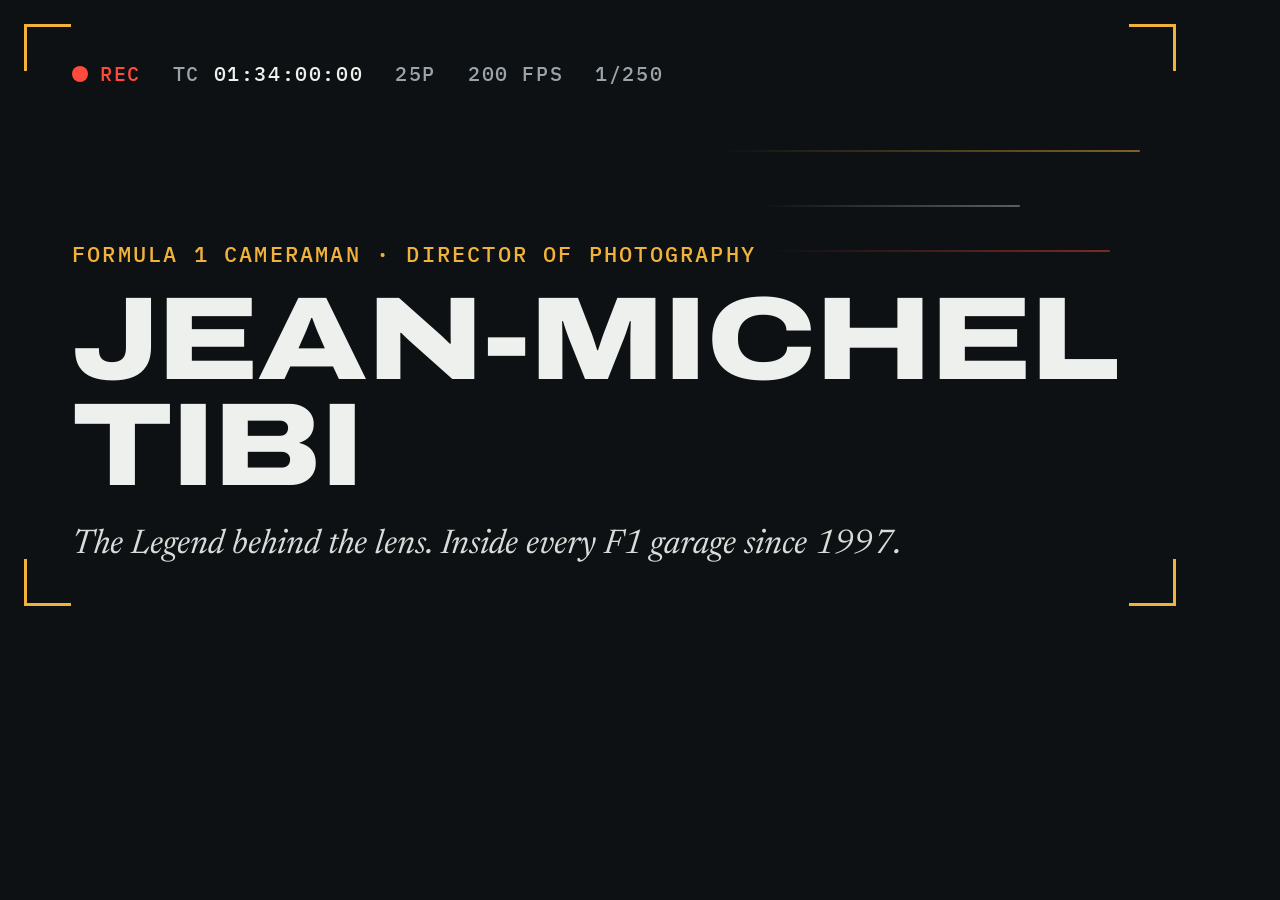
<file: tools/og-card.html>
<!doctype html>
<html lang="en">
<head>
<meta charset="utf-8">
<title>OG card</title>
<link rel="stylesheet" href="https://fonts.googleapis.com/css2?family=Archivo:wdth,wght@62..125,100..900&family=IBM+Plex+Mono:wght@400;500&family=Newsreader:ital,opsz,wght@0,6..72,300..700;1,6..72,300..700&display=swap">
<style>
  /* Renders assets/og-image.png (1200x630). Run: node tools/render-og.js */
  :root { --screen: #0E1113; --ink: #EEF0EE; --muted: #9AA4AA; --frame: #F0B23A; --rec: #FF4A3D; --rule: #2A3135; }
  html, body { margin: 0; width: 1200px; height: 630px; background: var(--screen); color: var(--ink); overflow: hidden; }
  .card { position: relative; width: 1200px; height: 630px; box-sizing: border-box; padding: 64px 72px; display: grid; align-content: space-between; }
  .c { position: absolute; width: 44px; height: 44px; border: 0 solid var(--frame); }
  .tl { top: 24px; left: 24px; border-top-width: 3px; border-left-width: 3px; }
  .tr { top: 24px; right: 24px; border-top-width: 3px; border-right-width: 3px; }
  .bl { bottom: 24px; left: 24px; border-bottom-width: 3px; border-left-width: 3px; }
  .br { bottom: 24px; right: 24px; border-bottom-width: 3px; border-right-width: 3px; }
  .osd { font: 500 20px/1 "IBM Plex Mono", monospace; letter-spacing: .08em; text-transform: uppercase; color: var(--muted); display: flex; gap: 32px; }
  .osd b { color: var(--rec); font-weight: 500; display: inline-flex; align-items: center; gap: 12px; }
  .osd b::before { content: ""; width: 16px; height: 16px; border-radius: 50%; background: var(--rec); }
  .osd span.tc { color: var(--ink); }
  .eyebrow { font: 500 22px/1 "IBM Plex Mono", monospace; letter-spacing: .1em; text-transform: uppercase; color: var(--frame); margin: 0 0 22px; }
  h1 { margin: 0; font-family: "Archivo", sans-serif; font-weight: 820; font-stretch: 125%; font-size: 118px; line-height: .9; text-transform: uppercase; letter-spacing: -.015em; }
  p.sub { margin: 26px 0 0; font: italic 400 34px/1.2 "Newsreader", Georgia, serif; color: #D9DDDA; }
  .streak { position: absolute; height: 2px; border-radius: 2px; }
</style>
</head>
<body>
  <div class="card">
    <span class="c tl"></span><span class="c tr"></span><span class="c bl"></span><span class="c br"></span>
    <span class="streak" style="top:150px; right:60px; width:420px; background:linear-gradient(90deg,transparent,rgba(240,178,58,.5))"></span>
    <span class="streak" style="top:205px; right:180px; width:260px; background:linear-gradient(90deg,transparent,rgba(238,240,238,.35))"></span>
    <span class="streak" style="top:250px; right:90px; width:340px; background:linear-gradient(90deg,transparent,rgba(255,74,61,.45))"></span>
    <div class="osd"><b>Rec</b><span>TC <span class="tc">01:34:00:00</span></span><span>25p</span><span>200 fps</span><span>1/250</span></div>
    <div>
      <p class="eyebrow">Formula 1 cameraman · Director of photography</p>
      <h1>Jean-Michel<br>Tibi</h1>
      <p class="sub">The Legend behind the lens. Inside every F1 garage since 1997.</p>
    </div>
  </div>
</body>
</html>
</file>
<file: assets/style.css>
/* Layout: one long reel. A camera viewfinder opens the page, set into a dark "camera report";
   every section below is ruled like a report sheet, with one inverted panel for the shots he refuses to take.
   The site has a single, dark look. */
:root {
  color-scheme: dark;
  --paper: #0F1214;
  --panel: #161A1D;
  --ink: #E6E9E7;
  --muted: #8F999F;
  --rule: #2A3034;
  --accent: #F0B23A;
  --accent-inv: #8A4F00;
  --tally: #FF4A3D;
  /* The viewfinder, map and monitors are devices: slightly darker than the page */
  --screen: #060809;
  --screen-ink: #EEF0EE;
  --screen-muted: #9AA4AA;
  --screen-rule: #252B2F;
  --frame: #F0B23A;
  --rec: #FF4A3D;

  --display: "Archivo", "Arial Narrow", "Helvetica Neue", Arial, sans-serif;
  --body: "Newsreader", Georgia, "Times New Roman", serif;
  --mono: "IBM Plex Mono", ui-monospace, "SFMono-Regular", Menlo, Consolas, monospace;

  --step--1: 0.8rem;
  --step-0: 1.125rem;
  --step-1: 1.35rem;
  --step-2: clamp(1.6rem, 1.2rem + 1.6vw, 2.2rem);
  --step-3: clamp(2rem, 1.3rem + 3vw, 3.1rem);
  --step-hero: clamp(2.3rem, 0.6rem + 7vw, 6.4rem);
  --gutter: clamp(16px, 4vw, 40px);
  /* front-loaded ease: most of the change happens in the first fifth of the time */
  --ease-out: cubic-bezier(0.16, 1, 0.3, 1);
}
/* ---------- language switching: both languages ship in the page, one is hidden ---------- */
:root:not([data-lang="fr"]) .t[lang="fr"],
:root[data-lang="fr"] .t[lang="en"] { display: none !important; }

* { box-sizing: border-box; }
html { scroll-behavior: smooth; }
@media (prefers-reduced-motion: reduce) { html { scroll-behavior: auto; } }
body {
  margin: 0;
  background: var(--paper);
  color: var(--ink);
  font-family: var(--body);
  font-size: var(--step-0);
  line-height: 1.6;
  padding-inline: var(--gutter);
  -webkit-font-smoothing: antialiased;
}
img { max-width: 100%; }
a { color: inherit; text-decoration-color: var(--accent); text-underline-offset: 0.18em; text-decoration-thickness: 1px; }
a:hover { text-decoration-thickness: 2px; }
:focus-visible { outline: 2px solid var(--accent); outline-offset: 3px; border-radius: 2px; }
button { font: inherit; color: inherit; }
.wrap { max-width: 1160px; margin-inline: auto; }

.skip { position: absolute; left: -9999px; }
.skip:focus { left: 16px; top: 16px; background: var(--ink); color: var(--paper); padding: 8px 12px; z-index: 10; }

/* ---------- utility type ---------- */
.label {
  font-family: var(--mono);
  font-size: var(--step--1);
  font-weight: 500;
  letter-spacing: 0.08em;
  text-transform: uppercase;
}
.eyebrow { color: var(--accent); margin: 0 0 0.6rem; }
h1, h2, h3 { font-family: var(--display); text-wrap: balance; margin: 0; }
h2 {
  font-size: var(--step-3);
  font-weight: 750;
  font-stretch: 112%;
  line-height: 1.02;
  letter-spacing: -0.01em;
}
h3 { font-size: var(--step-1); font-weight: 700; font-stretch: 100%; line-height: 1.2; }
p { margin: 0; }
.prose { max-width: 65ch; display: grid; gap: 1rem; }
.muted { color: var(--muted); }

/* ---------- header ---------- */
.site-head {
  position: sticky;
  top: env(safe-area-inset-top, 0px);
  z-index: 5;
  background: color-mix(in srgb, var(--paper) 90%, transparent);
  backdrop-filter: blur(8px);
  -webkit-backdrop-filter: blur(8px);
  border-bottom: 1px solid var(--rule);
  margin-inline: calc(-1 * var(--gutter));
  padding-inline: var(--gutter);
}
.site-head .wrap { display: flex; align-items: center; gap: 1.25rem; min-height: 3.25rem; }
.mark {
  font-family: var(--display);
  font-weight: 800;
  font-stretch: 125%;
  font-size: 1.05rem;
  letter-spacing: 0.04em;
  text-decoration: none;
  display: inline-flex;
  align-items: center;
  gap: 0.5rem;
  flex: none;
}
.mark .dot { width: 0.55rem; height: 0.55rem; border-radius: 50%; background: var(--tally); transition: background-color 0.3s, box-shadow 0.3s; }
.site-nav { margin-left: auto; overflow-x: auto; scrollbar-width: none; min-width: 0; }
.site-nav::-webkit-scrollbar { display: none; }
.site-nav ul { list-style: none; margin: 0; padding: 0; display: flex; gap: 1.1rem; white-space: nowrap; }
.site-nav a { text-decoration: none; color: var(--muted); padding-block: 0.9rem; display: inline-block; border-bottom: 2px solid transparent; }
.site-nav a:hover { color: var(--ink); }
.site-nav a.is-current { color: var(--ink); border-bottom-color: var(--tally); }

.switch { display: inline-flex; border: 1px solid var(--rule); border-radius: 999px; padding: 2px; flex: none; }
.switch button {
  border: 0;
  background: transparent;
  font-family: var(--mono);
  font-size: 0.72rem;
  font-weight: 500;
  letter-spacing: 0.08em;
  text-transform: uppercase;
  padding: 0.3rem 0.6rem;
  border-radius: 999px;
  cursor: pointer;
  color: var(--muted);
}
.switch button[aria-pressed="true"] { background: var(--ink); color: var(--paper); }

main { display: grid; gap: clamp(4rem, 9vw, 7.5rem); padding-block: clamp(1.25rem, 3vw, 2rem) clamp(3rem, 6vw, 5rem); }

/* ---------- hero viewfinder ---------- */
.viewfinder {
  position: relative;
  background: var(--screen);
  color: var(--screen-ink);
  border: 1px solid var(--screen-rule);
  border-radius: 6px;
  overflow: hidden;
  padding: clamp(18px, 3.5vw, 44px);
  display: grid;
  gap: clamp(1.75rem, 4vw, 3rem);
  isolation: isolate;
}
.viewfinder canvas { position: absolute; inset: 0; width: 100%; height: 100%; z-index: -2; }
.viewfinder::after {
  content: "";
  position: absolute;
  inset: 0;
  z-index: -1;
  background:
    linear-gradient(90deg, var(--screen) 0%, color-mix(in srgb, var(--screen) 70%, transparent) 45%, transparent 100%),
    repeating-linear-gradient(0deg, transparent 0 2px, color-mix(in srgb, var(--screen-ink) 3%, transparent) 2px 3px);
  pointer-events: none;
}
.corner { position: absolute; width: clamp(18px, 3vw, 34px); height: clamp(18px, 3vw, 34px); border: 0 solid var(--frame); opacity: 0.9; pointer-events: none; }
.corner.tl { top: 10px; left: 10px; border-top-width: 2px; border-left-width: 2px; }
.corner.tr { top: 10px; right: 10px; border-top-width: 2px; border-right-width: 2px; }
.corner.bl { bottom: 10px; left: 10px; border-bottom-width: 2px; border-left-width: 2px; }
.corner.br { bottom: 10px; right: 10px; border-bottom-width: 2px; border-right-width: 2px; }
/* focus box: sits at 74% / 46% and is moved from there with a transform */
.crosshair {
  --c: var(--frame);
  position: absolute;
  left: 74%;
  top: 46%;
  width: 56px;
  height: 40px;
  margin: -20px 0 0 -28px;
  pointer-events: none;
  opacity: 0.85;
  background:
    linear-gradient(var(--c), var(--c)) left top / 11px 1.5px,
    linear-gradient(var(--c), var(--c)) left top / 1.5px 8px,
    linear-gradient(var(--c), var(--c)) right top / 11px 1.5px,
    linear-gradient(var(--c), var(--c)) right top / 1.5px 8px,
    linear-gradient(var(--c), var(--c)) left bottom / 11px 1.5px,
    linear-gradient(var(--c), var(--c)) left bottom / 1.5px 8px,
    linear-gradient(var(--c), var(--c)) right bottom / 11px 1.5px,
    linear-gradient(var(--c), var(--c)) right bottom / 1.5px 8px;
  background-repeat: no-repeat;
}
.crosshair::before, .crosshair::after { content: ""; position: absolute; left: 50%; top: 50%; background: var(--frame); }
.crosshair::before { width: 1px; height: 10px; margin: -5px 0 0 -0.5px; }
.crosshair::after { width: 10px; height: 1px; margin: -0.5px 0 0 -5px; }

.osd-bar { display: flex; flex-wrap: wrap; align-items: center; justify-content: space-between; gap: 0.75rem 1.5rem; padding-inline: 0.25rem; }
.osd {
  display: flex;
  flex-wrap: wrap;
  gap: 0.4rem 1.3rem;
  font-family: var(--mono);
  font-size: 0.74rem;
  letter-spacing: 0.08em;
  color: var(--screen-muted);
  text-transform: uppercase;
  font-variant-numeric: tabular-nums;
}
.osd .rec { color: var(--rec); display: inline-flex; align-items: center; gap: 0.45rem; font-weight: 500; min-width: 9ch; }
.osd .focus { display: inline-block; min-width: 11ch; }
.osd .rec::before { content: ""; width: 0.6rem; height: 0.6rem; border-radius: 50%; background: var(--rec); flex: none; }
.osd .tc { color: var(--screen-ink); }
@keyframes tally { 50% { opacity: 0.25; } }

.speed { display: inline-flex; align-items: center; gap: 0.6rem; font-family: var(--mono); font-size: 0.7rem; letter-spacing: 0.08em; text-transform: uppercase; color: var(--screen-muted); }
.speed .switch { border-color: var(--screen-rule); }
.speed .switch button { color: var(--screen-muted); }
.speed .switch button[aria-pressed="true"] { background: var(--frame); color: var(--screen); }
.speed .switch button:focus-visible { outline-color: var(--frame); }

.hero-copy { display: grid; gap: 1.1rem; padding-inline: 0.25rem; min-width: 0; }
.hero-copy .eyebrow { color: var(--frame); margin: 0; }
.name {
  font-size: var(--step-hero);
  font-weight: 820;
  font-stretch: 125%;
  line-height: 0.9;
  letter-spacing: -0.015em;
  text-transform: uppercase;
}
.name span { display: block; }
@keyframes stretch { from { font-stretch: 62%; } }
.aka { font-family: var(--display); font-stretch: 100%; font-weight: 500; font-size: var(--step-1); color: var(--screen-ink); }
.aka em { font-style: normal; color: var(--frame); }
.lede { font-size: clamp(1.1rem, 1rem + 0.5vw, 1.35rem); line-height: 1.5; color: color-mix(in srgb, var(--screen-ink) 88%, var(--screen-muted)); max-width: 46ch; }

.slate {
  display: grid;
  grid-template-columns: repeat(4, minmax(0, 1fr));
  border-top: 1px solid var(--screen-rule);
  margin-inline: calc(-1 * clamp(18px, 3.5vw, 44px));
  margin-bottom: calc(-1 * clamp(18px, 3.5vw, 44px));
}
.slate div {
  padding: 1rem clamp(30px, 3.5vw, 44px) 1.6rem;
  border-left: 1px solid var(--screen-rule);
  display: grid;
  gap: 0.2rem;
  align-content: start;
  background: color-mix(in srgb, var(--screen) 82%, transparent);
}
.slate div:first-child { border-left: 0; }
.slate b {
  font-family: var(--display);
  font-weight: 800;
  font-stretch: 120%;
  font-size: clamp(2rem, 1.5rem + 2vw, 3rem);
  line-height: 1;
  font-variant-numeric: tabular-nums;
  color: var(--screen-ink);
}
.slate span { font-family: var(--mono); font-size: 0.74rem; letter-spacing: 0.06em; text-transform: uppercase; color: var(--screen-muted); }
.hero-note { margin-top: 0.75rem; font-family: var(--mono); font-size: 0.72rem; color: var(--muted); letter-spacing: 0.03em; }

/* ---------- quotes ---------- */
.pull { margin: 0; display: grid; gap: 0.75rem; max-width: 52rem; }
.pull blockquote {
  margin: 0;
  font-family: var(--body);
  font-style: italic;
  font-weight: 400;
  font-size: clamp(1.7rem, 1.1rem + 2.6vw, 3rem);
  line-height: 1.15;
  text-wrap: balance;
}
.pull .open, .pull .close { color: var(--accent); }
.pull figcaption { color: var(--muted); }

.aside-quote { border-left: 2px solid var(--accent); padding-left: 1.1rem; display: grid; gap: 0.4rem; }
.aside-quote > p:first-child, .aside-quote > .t:first-child, .aside-quote .q { font-style: italic; font-size: var(--step-1); line-height: 1.35; }

/* ---------- section shell ---------- */
.section { display: grid; gap: clamp(1.75rem, 3.5vw, 2.75rem); scroll-margin-top: 4.5rem; }
.section-head { display: grid; gap: 0.25rem; max-width: 50rem; }
.section-head .intro { margin-top: 0.9rem; color: var(--muted); max-width: 60ch; }
.split { display: grid; grid-template-columns: minmax(0, 1.15fr) minmax(0, 1fr); gap: clamp(2rem, 5vw, 4.5rem); align-items: start; }
.split > * { min-width: 0; }
.stack { display: grid; gap: 2rem; align-content: start; min-width: 0; }
.subhead { display: flex; align-items: baseline; justify-content: space-between; gap: 0.4rem 1rem; flex-wrap: wrap; margin-bottom: 0.75rem; }

/* spec sheet */
.spec { margin: 0; display: grid; grid-template-columns: repeat(2, minmax(0, 1fr)); border-top: 2px solid var(--ink); }
.spec div { padding: 0.85rem 0.9rem 0.95rem 0; border-bottom: 1px solid var(--rule); display: grid; gap: 0.2rem; align-content: start; }
.spec div:nth-child(odd) { padding-right: 1.25rem; }
.spec div:nth-child(even) { padding-left: 1.25rem; border-left: 1px solid var(--rule); }
.spec dt { color: var(--muted); }
.spec dd { margin: 0; font-family: var(--display); font-stretch: 100%; font-weight: 600; font-size: 1.05rem; line-height: 1.3; }

/* replay pipeline */
.pipeline { display: grid; gap: 1.25rem; }
.pipeline ol { list-style: none; margin: 0; padding: 0; display: grid; grid-template-columns: repeat(5, minmax(0, 1fr)); counter-reset: step; }
.pipeline li { counter-increment: step; position: relative; padding: 1.4rem 1.1rem 0 0; display: grid; gap: 0.35rem; align-content: start; border-top: 2px solid var(--ink); }
.pipeline li::before {
  content: counter(step, decimal-leading-zero);
  position: absolute;
  top: -0.7rem;
  left: 0.9rem;
  background: var(--paper);
  padding-inline: 0.45rem;
  font-family: var(--mono);
  font-size: 0.8rem;
  font-weight: 500;
  color: var(--accent);
  z-index: 1;
  transition: color 0.3s;
}
.pipeline li::after { content: ""; position: absolute; top: -6px; right: 0; width: 10px; height: 10px; border-top: 2px solid var(--ink); border-right: 2px solid var(--ink); transform: rotate(45deg); z-index: 1; }
.pipeline li:last-child::after { display: none; }
.pipeline strong { font-family: var(--display); font-weight: 700; font-stretch: 105%; font-size: 1.1rem; }
.pipeline p { color: var(--muted); font-size: 1rem; line-height: 1.5; }
.pipeline .math { font-family: var(--mono); color: var(--ink); font-size: 0.9rem; white-space: nowrap; }

/* race-day call sheet */
.callsheet { list-style: none; margin: 0; padding: 0; border-top: 2px solid var(--ink); }
.callsheet li { display: grid; grid-template-columns: 8.5rem minmax(0, 1fr); gap: 1.25rem; padding-block: 0.95rem; border-bottom: 1px solid var(--rule); }
.callsheet .when { color: var(--accent); padding-top: 0.2rem; font-variant-numeric: tabular-nums; }
.callsheet strong { font-family: var(--display); font-stretch: 100%; font-weight: 700; display: block; margin-bottom: 0.15rem; font-size: 1.05rem; }
.callsheet p { color: var(--muted); }

/* luck vs science */
.odds { display: grid; gap: 1.1rem; padding: clamp(1.25rem, 3vw, 1.75rem); background: var(--panel); border-radius: 4px; }
.odds-row { display: grid; gap: 0.45rem; }
.odds-meta { display: flex; justify-content: space-between; gap: 0.25rem 1rem; flex-wrap: wrap; }
.bar { display: flex; height: 0.9rem; border-radius: 2px; overflow: hidden; background: var(--rule); }
.bar .luck { background: var(--accent); }
.bar .work { background: var(--ink); }
.odds-key { display: flex; gap: 1.25rem; flex-wrap: wrap; color: var(--muted); }
.odds-key i { display: inline-block; width: 0.7rem; height: 0.7rem; border-radius: 1px; margin-right: 0.4rem; vertical-align: -0.05rem; }
.odds-key .k-luck { background: var(--accent); }
.odds-key .k-work { background: var(--ink); }
.note { color: var(--muted); font-size: 0.95rem; margin-top: 0.9rem; max-width: 60ch; }

.hazard { border: 1px dashed var(--rule); border-radius: 4px; padding: 1.1rem 1.25rem 1.2rem; display: grid; gap: 0.45rem; }
.hazard .label { color: var(--tally); }
.hazard p:last-child { font-size: 1.02rem; }

/* ---------- camera report (career) ---------- */
.report { border-top: 2px solid var(--ink); position: relative; padding-left: 1.6rem; }
.report-row { display: grid; grid-template-columns: 9.5rem 13rem minmax(0, 1fr); gap: 1.25rem; padding-block: 1rem; border-bottom: 1px solid var(--rule); }
.report-row.head { padding-block: 0.6rem; color: var(--muted); }
.report-row .yr { font-family: var(--display); font-weight: 750; font-stretch: 115%; font-size: 1.15rem; font-variant-numeric: tabular-nums; line-height: 1.35; }
.report-row .where { color: var(--accent); padding-top: 0.25rem; }
.report-row p { max-width: 62ch; }

/* ---------- shot list ---------- */
.shots { display: grid; grid-template-columns: repeat(3, minmax(0, 1fr)); gap: 1px; border: 1px solid transparent; }
.shot { position: relative; background: var(--paper); box-shadow: 0 0 0 1px var(--rule); padding: 1.25rem 1.25rem 2.1rem; display: grid; gap: 0.7rem; align-content: start; min-width: 0; }
.shot header { display: grid; gap: 0.25rem; padding-bottom: 0.7rem; border-bottom: 1px dashed var(--rule); }
.shot .place { display: flex; justify-content: space-between; gap: 0.75rem; align-items: baseline; }
.shot .place h3 { font-stretch: 105%; }
.shot .yr { font-family: var(--mono); font-size: 0.85rem; color: var(--accent); font-variant-numeric: tabular-nums; flex: none; text-align: right; }
.shot .pos { color: var(--muted); font-size: 0.72rem; }
.shot p { font-size: 1.02rem; line-height: 1.55; }
.shot.missed { background: var(--panel); }
.shot.missed .pos { color: var(--tally); }

/* ---------- trust (inverted panel) ---------- */
.trust {
  background: var(--ink);
  color: var(--paper);
  border-radius: 4px;
  padding: clamp(1.5rem, 4.5vw, 3.5rem);
  display: grid;
  gap: clamp(1.75rem, 4vw, 2.75rem);
}
.trust .eyebrow { color: var(--accent-inv); }
.trust .intro { color: color-mix(in srgb, var(--paper) 72%, var(--ink)); }
.trust .split { align-items: start; }
.trust blockquote { margin: 0; font-style: italic; font-size: clamp(1.6rem, 1.1rem + 2vw, 2.6rem); line-height: 1.15; text-wrap: balance; }
.trust figure { margin: 0; display: grid; gap: 0.7rem; }
.trust figcaption { color: color-mix(in srgb, var(--paper) 60%, var(--ink)); }
.refusals { list-style: none; margin: 0; padding: 0; display: grid; }
.refusals li { display: grid; gap: 0.3rem; padding-block: 1rem; border-bottom: 1px solid color-mix(in srgb, var(--paper) 18%, var(--ink)); }
.refusals li:first-child { border-top: 1px solid color-mix(in srgb, var(--paper) 18%, var(--ink)); }
.refusals .label { color: var(--accent-inv); display: inline-flex; align-items: center; gap: 0.5rem; }
.refusals .label::before { content: ""; width: 0.55rem; height: 0.55rem; border: 1.5px solid currentColor; border-radius: 1px; background: currentColor; }
.refusals p { color: color-mix(in srgb, var(--paper) 85%, var(--ink)); }

/* ---------- memory ---------- */
.memory { background: var(--panel); border-radius: 4px; padding: clamp(1.5rem, 4vw, 3rem); display: grid; gap: clamp(1.75rem, 3.5vw, 2.5rem); }
.memory .pair { display: grid; grid-template-columns: repeat(2, minmax(0, 1fr)); gap: clamp(1.5rem, 4vw, 3.5rem); }
.memory article { display: grid; gap: 0.8rem; align-content: start; min-width: 0; }
.memory h3 { font-size: var(--step-2); font-stretch: 110%; }
.memory .when { color: var(--muted); }
.memory .thomas { border-top: 1px solid var(--rule); padding-top: 1.75rem; display: grid; grid-template-columns: minmax(0, 1fr) minmax(0, 2fr); gap: clamp(1.25rem, 4vw, 3.5rem); }
.memory .thomas > div { display: grid; gap: 0.8rem; align-content: start; min-width: 0; }
.memory .closing { border-top: 1px solid var(--rule); padding-top: 1.5rem; display: grid; gap: 0.5rem; max-width: 50rem; }
.memory .closing blockquote { margin: 0; font-style: italic; font-size: var(--step-2); line-height: 1.25; text-wrap: balance; }

/* ---------- honours ---------- */
.credits { list-style: none; margin: 0; padding: 0; border-top: 2px solid var(--ink); }
.credits li { display: grid; grid-template-columns: 5.5rem minmax(0, 1fr); gap: 1.25rem; padding-block: 0.9rem; border-bottom: 1px solid var(--rule); }
.credits .yr { font-family: var(--mono); color: var(--accent); font-variant-numeric: tabular-nums; padding-top: 0.15rem; font-size: 0.9rem; }
.credits strong { font-family: var(--display); font-stretch: 100%; font-weight: 700; display: block; font-size: 1.05rem; line-height: 1.35; }
.credits span:not(.yr) { color: var(--muted); font-size: 1rem; }
.chips { list-style: none; margin: 0; padding: 0; display: flex; flex-wrap: wrap; gap: 0.5rem; }
.chips li { font-family: var(--mono); font-size: 0.8rem; letter-spacing: 0.03em; border: 1px solid var(--rule); border-radius: 999px; padding: 0.3rem 0.75rem; }
.stack h3 { margin-bottom: 0.8rem; }
.plain { margin: 0; padding-left: 1.1rem; display: grid; gap: 0.4rem; color: var(--muted); font-size: 1.02rem; }
.plain strong { color: var(--ink); font-weight: 600; }

/* ---------- book ---------- */
.book { display: grid; grid-template-columns: minmax(0, 15rem) minmax(0, 1fr); gap: clamp(1.75rem, 5vw, 4rem); align-items: start; }
.cover {
  aspect-ratio: 146 / 225;
  max-width: 100%;
  background: var(--ink);
  color: var(--paper);
  border-radius: 2px 6px 6px 2px;
  padding: 1.4rem 1.2rem;
  display: grid;
  grid-template-rows: auto 1fr auto;
  box-shadow: inset 6px 0 0 color-mix(in srgb, var(--paper) 12%, transparent);
}
.cover .c-author { font-family: var(--mono); font-size: 0.7rem; letter-spacing: 0.1em; text-transform: uppercase; opacity: 0.75; }
.cover .c-title { align-self: center; font-family: var(--display); font-weight: 800; font-stretch: 120%; font-size: 2.6rem; line-height: 0.92; text-transform: uppercase; }
.cover .c-title small { display: block; font-family: var(--body); font-style: italic; font-weight: 400; font-stretch: 100%; text-transform: none; font-size: 1.05rem; line-height: 1.25; margin-top: 0.6rem; color: color-mix(in srgb, var(--paper) 80%, var(--ink)); }
.cover .c-pub { font-family: var(--mono); font-size: 0.65rem; letter-spacing: 0.1em; text-transform: uppercase; opacity: 0.6; }
.cover-cap { margin-top: 0.6rem; color: var(--muted); font-size: 0.7rem; }
.book-body { display: grid; gap: 1.5rem; min-width: 0; }
.book-body h3 { font-size: var(--step-2); font-stretch: 105%; }
.facts { margin: 0; display: grid; grid-template-columns: repeat(3, minmax(0, 1fr)); border-top: 2px solid var(--ink); }
.facts div { padding: 0.8rem 1rem 0.9rem 0; border-bottom: 1px solid var(--rule); display: grid; gap: 0.15rem; }
.facts dt { color: var(--muted); }
.facts dd { margin: 0; font-family: var(--display); font-stretch: 100%; font-weight: 600; line-height: 1.3; }
.links { display: flex; flex-wrap: wrap; gap: 0.6rem 1.4rem; }
.links a { font-family: var(--mono); font-size: 0.85rem; letter-spacing: 0.02em; }

/* ---------- watch ---------- */
.media { list-style: none; margin: 0; padding: 0; display: grid; grid-template-columns: repeat(3, minmax(0, 1fr)); gap: 1px; border: 1px solid transparent; }
.media li { background: var(--paper); box-shadow: 0 0 0 1px var(--rule); min-width: 0; display: grid; grid-template-rows: auto 1fr; }
.media .mc { display: grid; gap: 0.45rem; align-content: start; padding: 1.1rem 1.25rem 1.3rem; }
.media .meta, .feature .meta { display: flex; gap: 0.3rem 0.9rem; flex-wrap: wrap; color: var(--accent); }
.media strong { font-family: var(--display); font-stretch: 105%; font-weight: 700; font-size: 1.15rem; line-height: 1.25; }
.media p { color: var(--muted); font-size: 1rem; }
.media .go, .feature .go { justify-self: start; font-family: var(--mono); font-size: 0.78rem; color: var(--ink); text-decoration: underline; text-decoration-color: var(--accent); text-underline-offset: 0.2em; }

/* ---------- FAQ ---------- */
.faq { margin: 0; display: grid; grid-template-columns: repeat(2, minmax(0, 1fr)); column-gap: clamp(2rem, 5vw, 4rem); border-top: 2px solid var(--ink); }
.faq div { padding-block: 1.1rem 1.25rem; border-bottom: 1px solid var(--rule); display: grid; gap: 0.4rem; align-content: start; min-width: 0; }
.faq dt { font-family: var(--display); font-weight: 700; font-stretch: 100%; font-size: 1.1rem; line-height: 1.3; }
.faq dd { margin: 0; color: var(--muted); font-size: 1.02rem; }

/* ---------- sources / footer ---------- */
.sources ol { margin: 0; padding-left: 1.4rem; columns: 2; column-gap: 3rem; }
.sources li { font-size: 0.98rem; margin-bottom: 0.5rem; break-inside: avoid; color: var(--muted); }
.sources li a { color: var(--ink); }
.site-foot { border-top: 1px solid var(--rule); padding-block: 1.75rem 2.5rem; color: var(--muted); font-size: 0.95rem; }
.site-foot .wrap { display: flex; justify-content: space-between; gap: 1rem 2rem; flex-wrap: wrap; }
.site-foot p { max-width: 70ch; }
.foot-links { display: flex; gap: 1.25rem; flex-wrap: wrap; }

/* ---------- responsive ---------- */
@media (max-width: 1080px) {
  .site-nav ul { gap: 0.9rem; }
}
@media (max-width: 960px) {
  .shots { grid-template-columns: repeat(2, minmax(0, 1fr)); }
  .split { grid-template-columns: minmax(0, 1fr); }
  .report-row { grid-template-columns: 7.5rem minmax(0, 1fr); }
  .report-row .where { grid-column: 2; padding-top: 0; order: -1; }
  .report-row .yr { grid-row: span 2; }
  .report-row.head .h-where { display: none; }
  .pipeline ol { grid-template-columns: minmax(0, 1fr); gap: 0; border-left: 2px solid var(--ink); margin-left: 0.4rem; }
  .pipeline li { border-top: 0; padding: 0 0 1.2rem 1.5rem; }
  .pipeline li::before { top: 0.1rem; left: -1.05rem; padding: 0.15rem 0; padding-inline: 0; background: var(--paper); }
  .pipeline li::after { display: none; }
  .pipeline li > * { margin-left: 0.6rem; }
}
@media (max-width: 720px) {
  .slate { grid-template-columns: repeat(2, minmax(0, 1fr)); }
  .slate div:nth-child(3) { border-left: 0; }
  .slate div:nth-child(n+3) { border-top: 1px solid var(--screen-rule); }
  .memory .pair, .memory .thomas { grid-template-columns: minmax(0, 1fr); }
  .book { grid-template-columns: minmax(0, 1fr); }
  .cover { max-width: 13rem; }
  .facts { grid-template-columns: repeat(2, minmax(0, 1fr)); }
  .faq { grid-template-columns: minmax(0, 1fr); }
  .sources ol { columns: 1; }
  .crosshair { display: none; }
  .site-head .wrap { gap: 0.9rem; }
}
@media (max-width: 600px) {
  .name { font-stretch: 100%; }
  .shots { grid-template-columns: minmax(0, 1fr); }
  .spec { grid-template-columns: minmax(0, 1fr); }
  .spec div:nth-child(even) { padding-left: 0; border-left: 0; }
  .callsheet li, .credits li { grid-template-columns: minmax(0, 1fr); gap: 0.25rem; }
  .credits .nodate { display: none; }
  .report-row { grid-template-columns: minmax(0, 1fr); gap: 0.3rem; }
  .report-row .yr { grid-row: auto; }
  .report-row .where { grid-column: auto; order: 0; }
  .report-row.head { display: none; }
}
@media (prefers-reduced-motion: reduce) {
  .speed, .replay { display: none; }
}

/* =====================================================================
   Animation layer
   Static pieces first (they also serve reduced-motion visitors), then
   everything that moves, inside prefers-reduced-motion: no-preference.
   Scroll reveals never hide content at rest: an element keeps its normal
   style until it scrolls into view, and only then plays in.
   ===================================================================== */
@property --iris { syntax: "<percentage>"; inherits: true; initial-value: 101%; }
@property --blades { syntax: "<angle>"; inherits: true; initial-value: 0deg; }

.iris, .grain { display: none; }

/* header: camera status + reading progress */
.mark .tally {
  margin-left: 0.2rem;
  font-family: var(--mono);
  font-size: 0.6rem;
  font-weight: 500;
  font-stretch: 100%;
  letter-spacing: 0.12em;
  text-transform: uppercase;
  line-height: 1;
  color: var(--tally);
  border: 1px solid currentColor;
  border-radius: 3px;
  padding: 0.12rem 0.3rem 0.08rem;
  transition: color 0.3s;
}
.mark .tally .off { display: none; }
:root[data-tally="off"] .mark .dot { background: transparent; box-shadow: inset 0 0 0 1.5px var(--muted); }
:root[data-tally="off"] .mark .tally { color: var(--muted); }
:root[data-tally="off"] .mark .tally .on { display: none; }
:root[data-tally="off"] .mark .tally .off { display: inline; }
.progress { position: absolute; left: 0; right: 0; bottom: -1px; height: 2px; pointer-events: none; }
.progress span { display: block; height: 100%; background: var(--tally); transform: scaleX(0); transform-origin: left; }

/* replay pipeline: signal wire and replay button */
.replay {
  justify-self: start;
  display: inline-flex;
  align-items: center;
  gap: 0.5rem;
  border: 1px solid var(--rule);
  background: transparent;
  border-radius: 999px;
  padding: 0.45rem 0.95rem;
  cursor: pointer;
  color: var(--ink);
}
.replay:hover { border-color: var(--ink); }
.replay [aria-hidden] { color: var(--tally); }
.pipeline .wire { position: absolute; left: 0; top: -2px; width: 0; height: 2px; background: var(--tally); }
.pipeline .wire::after {
  content: "";
  position: absolute;
  right: -5px;
  top: -4px;
  width: 10px;
  height: 10px;
  border-radius: 50%;
  background: var(--tally);
  box-shadow: 0 0 0 4px color-mix(in srgb, var(--tally) 22%, transparent);
  opacity: 0;
  transition: opacity 0.2s;
}
.pipeline li.is-on::before { color: var(--tally); }
.pipeline li.is-on .wire { width: 100%; }
.pipeline li.is-live .wire::after { opacity: 1; }
.pipeline .math { transition: color 0.3s; }
.pipeline.is-done .math { color: var(--tally); }

/* career: an editing-timeline playhead tracks the reader */
.report::before { content: ""; position: absolute; left: 0.45rem; top: 0; bottom: 0; width: 2px; background: var(--rule); }
.playhead { position: absolute; left: 0.45rem; top: 0; width: 2px; height: 0; background: var(--tally); pointer-events: none; }
.playhead::after {
  content: "";
  position: absolute;
  left: -5px;
  bottom: -8px;
  width: 12px;
  height: 12px;
  background: var(--tally);
  clip-path: polygon(0 0, 100% 0, 100% 55%, 50% 100%, 0 55%);
}
.report-row { transition: background-color 0.3s; }
.report-row.is-live { background: linear-gradient(90deg, color-mix(in srgb, var(--tally) 8%, transparent), transparent 75%); }
.report-row .yr { transition: color 0.3s; }
.report-row.is-live .yr { color: var(--tally); }

/* shot cards: frame lines and a REC tag on hover */
.shot::before {
  --c: var(--accent);
  content: "";
  position: absolute;
  inset: 7px;
  pointer-events: none;
  opacity: 0;
  background:
    linear-gradient(var(--c), var(--c)) left top / 16px 2px,
    linear-gradient(var(--c), var(--c)) left top / 2px 16px,
    linear-gradient(var(--c), var(--c)) right top / 16px 2px,
    linear-gradient(var(--c), var(--c)) right top / 2px 16px,
    linear-gradient(var(--c), var(--c)) left bottom / 16px 2px,
    linear-gradient(var(--c), var(--c)) left bottom / 2px 16px,
    linear-gradient(var(--c), var(--c)) right bottom / 16px 2px,
    linear-gradient(var(--c), var(--c)) right bottom / 2px 16px;
  background-repeat: no-repeat;
  transition: opacity 0.2s;
}
.shot::after {
  content: "Rec";
  position: absolute;
  right: 18px;
  bottom: 13px;
  padding-left: 0.95em;
  font-family: var(--mono);
  font-size: 0.62rem;
  font-weight: 500;
  letter-spacing: 0.12em;
  text-transform: uppercase;
  color: var(--tally);
  background: radial-gradient(circle at 0.32em 50%, var(--tally) 0.3em, transparent 0.33em);
  opacity: 0;
  transition: opacity 0.2s;
}
.shot.missed::after { content: "Stby"; color: var(--muted); background: radial-gradient(circle at 0.32em 50%, var(--muted) 0.3em, transparent 0.33em); }
.shot:hover::before, .shot:hover::after { opacity: 1; }

/* book: a physical cover that tilts toward the pointer */
.cover-wrap { perspective: 900px; }
.cover { position: relative; overflow: hidden; transform: rotateX(var(--rx, 0deg)) rotateY(var(--ry, 0deg)); }
.cover::after {
  content: "";
  position: absolute;
  inset: 0;
  pointer-events: none;
  background: radial-gradient(circle at var(--sx, 30%) var(--sy, 20%), color-mix(in srgb, var(--screen-ink) 28%, transparent), transparent 60%);
  opacity: var(--so, 0);
  transition: opacity 0.4s;
}

@media (max-width: 960px) {
  .pipeline .wire { left: -2px; top: 0; width: 2px; height: 0; margin-left: 0; }
  .pipeline li.is-on .wire { width: 2px; height: 100%; }
  .pipeline .wire::after { right: auto; left: -4px; top: auto; bottom: -5px; }
}
@media (max-width: 720px) {
  .mark .tally { display: none; }
}
@media (max-width: 600px) {
  .report { padding-left: 1.25rem; }
  .report::before, .playhead { left: 0.3rem; }
}
@media (max-width: 480px) {
  .speed > span:first-child { display: none; }
}

@media (prefers-reduced-motion: no-preference) {
  /* --- power-on: the iris opens, frame lines snap in, the OSD flickers on, focus is pulled --- */
  .iris {
    display: block;
    position: absolute;
    inset: 0;
    z-index: 4;
    pointer-events: none;
    background: radial-gradient(circle at 50% 50%, transparent var(--iris), color-mix(in srgb, var(--frame) 80%, transparent) calc(var(--iris) + 0.3%), var(--screen) calc(var(--iris) + 1.3%));
    animation: iris 1.15s cubic-bezier(0.7, 0, 0.2, 1) 0.1s both;
  }
  .iris::before {
    content: "";
    position: absolute;
    inset: 0;
    background: repeating-conic-gradient(from var(--blades) at 50% 50%, color-mix(in srgb, var(--screen-ink) 16%, transparent) 0deg 0.5deg, transparent 0.5deg 60deg);
    -webkit-mask-image: radial-gradient(circle at 50% 50%, transparent calc(var(--iris) + 1.3%), #000 calc(var(--iris) + 1.6%));
    mask-image: radial-gradient(circle at 50% 50%, transparent calc(var(--iris) + 1.3%), #000 calc(var(--iris) + 1.6%));
  }
  @keyframes iris {
    from { --iris: 0%; --blades: 0deg; }
    to { --iris: 101%; --blades: 100deg; visibility: hidden; }
  }

  .corner { animation: frame-in 0.75s cubic-bezier(0.2, 0.8, 0.2, 1) 0.7s backwards; }
  .corner.tl { --dx: -18px; --dy: -18px; }
  .corner.tr { --dx: 18px; --dy: -18px; }
  .corner.bl { --dx: -18px; --dy: 18px; }
  .corner.br { --dx: 18px; --dy: 18px; }
  @keyframes frame-in { from { opacity: 0; transform: translate(var(--dx), var(--dy)) scale(1.35); } }

  .osd > span, .speed, .crosshair { animation: osd-on 0.55s steps(1, end) backwards; }
  .osd > span:nth-child(1) { animation-delay: 0.85s; }
  .osd > span:nth-child(2) { animation-delay: 0.92s; }
  .osd > span:nth-child(3) { animation-delay: 0.99s; }
  .osd > span:nth-child(4) { animation-delay: 1.06s; }
  .osd > span:nth-child(5) { animation-delay: 1.13s; }
  .osd > span:nth-child(6) { animation-delay: 1.2s; }
  .osd > span:nth-child(7) { animation-delay: 1.27s; }
  .crosshair { animation-delay: 1.15s; }
  .speed { animation-delay: 1.35s; }
  @keyframes osd-on { 0% { opacity: 0; } 30% { opacity: 1; } 45% { opacity: 0.15; } 60%, 100% { opacity: 1; } }

  .name { animation: stretch 2.2s cubic-bezier(0.16, 0.8, 0.12, 1) 0.45s backwards, focus-pull 1.8s ease-out 0.45s backwards; }
  @keyframes focus-pull {
    0% { filter: blur(16px); opacity: 0.3; }
    55% { filter: blur(0); opacity: 1; }
    68% { filter: blur(2.5px); }
    82%, 100% { filter: blur(0); }
  }
  .hero-copy .eyebrow { animation: type 0.8s steps(30, end) 0.75s backwards; }
  .aka { animation: rise 0.9s cubic-bezier(0.2, 0.7, 0.2, 1) 1.05s backwards; }
  .lede { animation: rise 0.9s cubic-bezier(0.2, 0.7, 0.2, 1) 1.2s backwards; }
  .slate div { animation: slate-up 0.7s cubic-bezier(0.2, 0.8, 0.2, 1) backwards; }
  .slate div:nth-child(1) { animation-delay: 1.15s; }
  .slate div:nth-child(2) { animation-delay: 1.23s; }
  .slate div:nth-child(3) { animation-delay: 1.31s; }
  .slate div:nth-child(4) { animation-delay: 1.39s; }
  @keyframes slate-up { from { opacity: 0; transform: translateY(35%); } }

  /* --- running viewfinder: REC blink, sensor grain, focus hunting (all stop on Pause) --- */
  .osd .rec::before { animation: tally 1.6s steps(2, jump-none) infinite; }
  .grain {
    display: block;
    position: absolute;
    inset: -100%;
    z-index: 1;
    pointer-events: none;
    opacity: 0.055;
    background-size: 180px 180px;
    animation: grain 0.8s steps(1, end) infinite;
  }
  @keyframes grain {
    0% { transform: translate(0, 0); }
    17% { transform: translate(-6%, 4%); }
    33% { transform: translate(4%, -7%); }
    50% { transform: translate(-3%, 9%); }
    67% { transform: translate(8%, 2%); }
    83% { transform: translate(-7%, -5%); }
  }
  .viewfinder.is-paused .grain,
  .viewfinder.is-paused .osd .rec::before { animation-play-state: paused; }
  .crosshair.hunt { animation: hunt 0.45s cubic-bezier(0.3, 0, 0.3, 1); }
  @keyframes hunt { 35% { scale: 1.3; } 70% { scale: 0.92; } }

  /* --- scroll reveals ---
     Content still below the fold at load waits in its start pose (rv-wait) and plays in once,
     as soon as it reaches the screen. Every move is short and front-loaded, so text is legible
     within a fraction of a second. A fast scroll gets a brief fade instead (rv-fast): no travel,
     no stagger, nothing trailing behind the reader. --d staggers items that arrive together. */
  .rv-wait { opacity: 0; }
  .rv.is-in { animation: rise 0.65s var(--ease-out) var(--d, 0ms) backwards; }
  @keyframes rise { from { opacity: 0; transform: translate3d(0, 18px, 0); } }
  .rf.is-in { animation: rack 0.85s cubic-bezier(0.2, 0.8, 0.2, 1) var(--d, 0ms) backwards; }
  @keyframes rack {
    0% { opacity: 0; filter: blur(10px); }
    45% { opacity: 1; filter: blur(0); }
    62% { filter: blur(1.6px); }
    100% { filter: blur(0); }
  }
  .rf.is-in::after { animation: acquire 1.25s var(--ease-out) var(--d, 0ms) backwards; }
  .ty.is-in { animation: type 0.5s steps(22, end) var(--d, 0ms) backwards; }
  @keyframes type { from { clip-path: inset(0 100% 0 0); } }
  .slowmo .w { display: inline-block; }
  .slowmo.is-in .w { animation: word 0.75s var(--ease-out) backwards; animation-delay: calc(var(--d, 0ms) + var(--wi, 0) * 50ms); }
  @keyframes word { from { opacity: 0.05; filter: blur(6px); transform: translate3d(0, 0.18em, 0); } }
  .wipe.is-in { animation: wipe 0.7s var(--ease-out) var(--d, 0ms) backwards; }
  @keyframes wipe { from { opacity: 0.25; clip-path: inset(0 100% 0 0); } }
  .shot.is-in::before { animation: acquire 1.15s var(--ease-out) calc(var(--d, 0ms) + 0.1s) backwards; }
  @keyframes acquire {
    0% { opacity: 0; transform: scale(1.12); }
    28% { opacity: 1; transform: scale(1); }
    72% { opacity: 1; }
    100% { opacity: 0; transform: scale(1); }
  }
  .odds.is-in .bar span { animation: fill 1s var(--ease-out) backwards; }
  .odds.is-in .bar .luck { transform-origin: left; animation-delay: calc(var(--d, 0ms) + 0.15s); }
  .odds.is-in .bar .work { transform-origin: right; animation-delay: calc(var(--d, 0ms) + 0.3s); }
  .odds.is-in .odds-row + .odds-row .bar .luck { animation-delay: calc(var(--d, 0ms) + 0.35s); }
  .odds.is-in .odds-row + .odds-row .bar .work { animation-delay: calc(var(--d, 0ms) + 0.5s); }
  @keyframes fill { from { transform: scaleX(0); } }
  .refusals li.is-in .label::before { animation: stop-on 0.5s cubic-bezier(0.2, 0.8, 0.2, 1) calc(var(--d, 0ms) + 0.2s) backwards; }
  @keyframes stop-on { from { background: transparent; transform: scale(1.8); } }
  .cover.is-in { animation: book-in 1s cubic-bezier(0.2, 0.8, 0.2, 1) var(--d, 0ms) backwards; }
  @keyframes book-in { from { opacity: 0; transform: rotateY(-48deg) rotateX(6deg) translateX(-14px); } }
  /* a fast scroll: just a short fade */
  .rv-fast.is-in, .rv-fast.is-in .w, .rv-fast.is-in .bar span { animation: quick 0.22s ease-out backwards !important; }
  .rv-fast.is-in::before, .rv-fast.is-in::after, .rv-fast.is-in .label::before { animation: none !important; }
  @keyframes quick { from { opacity: 0; } }
  /* a very fast scroll: content ahead of the reader is simply shown */
  .rv-instant.is-in, .rv-instant.is-in .w, .rv-instant.is-in .bar span,
  .rv-instant.is-in::before, .rv-instant.is-in::after, .rv-instant.is-in .label::before { animation: none !important; }

  /* --- hover and state transitions --- */
  .cover { transition: transform 0.6s cubic-bezier(0.2, 0.8, 0.2, 1); }
  .pipeline li.is-on .wire { transition: width 0.65s linear, height 0.65s linear; }
  .shot::before { transform: scale(1.06); transition: opacity 0.2s, transform 0.35s cubic-bezier(0.2, 0.8, 0.2, 1); }
  .shot:hover::before { transform: none; }
  .shot:hover::after { animation: tally 1.2s steps(2, jump-none) infinite; }
  .player img { transition: opacity 0.4s, transform 0.8s cubic-bezier(0.2, 0.8, 0.2, 1); }
  .player:hover img, .player:focus-visible img { transform: scale(1.04); }
  .player .play { transition: background-color 0.25s, border-color 0.25s, transform 0.35s cubic-bezier(0.2, 0.8, 0.2, 1); }
  .player:hover .play, .player:focus-visible .play { transform: scale(1.08); }
  .go { transition: letter-spacing 0.3s; }
  .go:hover { letter-spacing: 0.06em; }
  .site-nav a { transition: color 0.2s, border-color 0.3s; }
  .switch button { transition: background-color 0.2s, color 0.2s; }
}

/* the replay button only makes sense when the pipeline can animate */
@media (prefers-reduced-motion: reduce) {
  .replay { display: none; }
}

/* =====================================================================
   v4: phone menu, shot map, video players, sharing
   ===================================================================== */
[hidden] { display: none !important; }
.sr { position: absolute; width: 1px; height: 1px; padding: 0; margin: -1px; overflow: hidden; clip: rect(0 0 0 0); white-space: nowrap; border: 0; }

/* ---------- phone menu ---------- */
.menu-btn {
  display: none;
  align-items: center;
  gap: 0.55rem;
  margin-left: auto;
  min-width: 0;
  max-width: 48vw;
  border: 1px solid var(--rule);
  background: transparent;
  border-radius: 999px;
  padding: 0.38rem 0.8rem 0.38rem 0.65rem;
  cursor: pointer;
  color: var(--ink);
  font-family: var(--mono);
  font-size: 0.72rem;
  font-weight: 500;
  letter-spacing: 0.08em;
  text-transform: uppercase;
}
.menu-btn > span:not(.menu-ic) { overflow: hidden; text-overflow: ellipsis; white-space: nowrap; }
.menu-ic {
  flex: none;
  width: 14px;
  height: 10px;
  background:
    linear-gradient(currentColor, currentColor) top / 100% 1.5px no-repeat,
    linear-gradient(currentColor, currentColor) center / 100% 1.5px no-repeat,
    linear-gradient(currentColor, currentColor) bottom / 100% 1.5px no-repeat;
}
.menu-btn .menu-close { display: none; }
.menu-btn[aria-expanded="true"] .menu-now { display: none; }
.menu-btn[aria-expanded="true"] .menu-close { display: inline; }
.menu-btn[aria-expanded="true"] .menu-ic {
  background:
    linear-gradient(45deg, transparent calc(50% - 0.75px), currentColor calc(50% - 0.75px), currentColor calc(50% + 0.75px), transparent calc(50% + 0.75px)),
    linear-gradient(-45deg, transparent calc(50% - 0.75px), currentColor calc(50% - 0.75px), currentColor calc(50% + 0.75px), transparent calc(50% + 0.75px));
  height: 14px;
}
.menu {
  position: fixed;
  z-index: 4;
  left: 0;
  right: 0;
  bottom: 0;
  top: calc(env(safe-area-inset-top, 0px) + 3.3rem);
  overflow-y: auto;
  background: var(--screen);
  color: var(--screen-ink);
  padding: 1.75rem var(--gutter) calc(2rem + env(safe-area-inset-bottom, 0px));
}
.menu ol { list-style: none; margin: 0 auto; padding: 0; max-width: 40rem; display: grid; }
.menu a {
  display: flex;
  align-items: center;
  gap: 0.9rem;
  padding-block: 0.7rem;
  border-bottom: 1px solid var(--screen-rule);
  text-decoration: none;
  color: var(--screen-ink);
  font-family: var(--display);
  font-weight: 750;
  font-stretch: 112%;
  font-size: clamp(1.45rem, 6vw, 2.1rem);
  line-height: 1.1;
}
.menu a::before { content: ""; flex: none; width: 0.55rem; height: 0.55rem; border-radius: 50%; border: 1.5px solid var(--screen-muted); }
.menu a.is-current { color: var(--frame); }
.menu a.is-current::before { background: var(--rec); border-color: var(--rec); }
.menu a:focus-visible { outline-color: var(--frame); }
:root.menu-open { overflow: hidden; }

/* ---------- shot map ---------- */
.atlas { display: grid; margin: 0; gap: 0.8rem; }
.atlas-world, .atlas-eu, .atlas figcaption { display: none; }
:root.has-atlas .atlas-world, :root.has-atlas .atlas-eu { display: block; }
:root.has-atlas .atlas figcaption { display: block; }
.atlas-grid {
  display: grid;
  grid-template-columns: minmax(0, 1fr) minmax(0, 1.5fr);
  gap: 1px;
  background: var(--screen-rule);
  border: 1px solid var(--screen-rule);
  border-radius: 6px;
  overflow: hidden;
}
.atlas-panel { position: relative; min-width: 0; background: var(--screen); color: var(--screen-ink); padding: 2.6rem 0.9rem 0.9rem; }
.atlas-panel > .label { position: absolute; top: 0.9rem; color: var(--screen-muted); font-size: 0.7rem; }
.atlas-panel .osd-l { left: 1rem; color: var(--frame); }
.atlas-panel .osd-r { right: 1rem; text-align: right; }
.atlas-scroll { overflow-x: auto; overscroll-behavior-x: contain; scrollbar-width: thin; padding-top: 0.4rem; }
.atlas-world { grid-column: 1 / -1; }
:root:not(.has-atlas) .atlas-list { grid-column: 1 / -1; }
.atlas-map { position: relative; aspect-ratio: 180 / 71; }
.atlas-eu .atlas-map { aspect-ratio: 55 / 46; margin-top: 0.4rem; }
.atlas-map canvas, .atlas-map svg { position: absolute; inset: 0; width: 100%; height: 100%; }
.atlas-map svg { overflow: visible; pointer-events: none; }
.atlas .route { fill: none; stroke: var(--frame); stroke-width: calc(1.3px / var(--map-scale, 8)); opacity: 0.75; stroke-linecap: round; }
.atlas .spot { fill: var(--frame); }
.atlas .spot.is-ring { fill: none; stroke: var(--frame); stroke-width: calc(1px / var(--map-scale, 8)); opacity: 0.8; }
.atlas .eu-box { fill: none; stroke: var(--screen-muted); stroke-width: 1; stroke-dasharray: 3 3; vector-effect: non-scaling-stroke; }
.atlas .eu-label { fill: var(--screen-muted); font-family: var(--mono); font-size: 1.9px; letter-spacing: 0.2px; text-transform: uppercase; }
.atlas-panel > .swipe { display: none; position: static; margin-top: 0.5rem; color: var(--screen-muted); font-size: 0.68rem; }
.pin {
  position: absolute;
  left: var(--x);
  top: var(--y);
  width: 26px;
  height: 26px;
  margin: -13px 0 0 calc(-13px + var(--nx, 0px));
  padding: 0;
  border: 0;
  border-radius: 50%;
  background: transparent;
  cursor: pointer;
  z-index: 1;
}
.pin::before { content: ""; position: absolute; inset: 8px; border-radius: 50%; background: var(--frame); box-shadow: 0 0 0 2px var(--screen); }
.pin::after { content: ""; position: absolute; inset: 2px; border-radius: 50%; border: 1.5px solid var(--frame); opacity: 0; transform: scale(0.5); transition: opacity 0.2s, transform 0.3s cubic-bezier(0.2, 0.8, 0.2, 1); }
.pin:hover::after, .pin:focus-visible::after, .pin.is-hot::after { opacity: 1; transform: none; }
.pin:hover, .pin:focus-visible, .pin.is-hot { z-index: 3; }
.pin:focus-visible { outline: 2px solid var(--frame); outline-offset: 2px; }
.trk {
  position: absolute;
  left: var(--x);
  top: var(--y);
  width: 16px;
  height: 16px;
  margin: -8px 0 0 -8px;
  border-radius: 50%;
  z-index: 0;
}
.trk::before { content: ""; position: absolute; inset: 4px; border-radius: 50%; border: 1.5px solid var(--frame); background: var(--screen); transition: background-color 0.15s, transform 0.2s; }
.trk:hover, .trk.is-hot { z-index: 2; }
.trk:hover::before, .trk.is-hot::before { background: var(--frame); transform: scale(1.25); }
.pin .tip, .trk .tip {
  position: absolute;
  bottom: calc(100% + 4px);
  left: 50%;
  transform: translateX(-50%);
  white-space: nowrap;
  padding: 0.3rem 0.5rem;
  border-radius: 3px;
  background: var(--screen-ink);
  color: var(--screen);
  font-family: var(--mono);
  font-size: 0.66rem;
  font-weight: 500;
  letter-spacing: 0.06em;
  text-transform: uppercase;
  opacity: 0;
  pointer-events: none;
  transition: opacity 0.15s;
}
.trk .tip { line-height: 1.5; }
.pin.tip-start .tip, .trk.tip-start .tip { left: -4px; transform: none; }
.pin.tip-end .tip, .trk.tip-end .tip { left: auto; right: -4px; transform: none; }
.pin.tip-below .tip, .trk.tip-below .tip { bottom: auto; top: calc(100% + 4px); }
.pin:hover .tip, .pin:focus-visible .tip, .pin.is-hot .tip, .trk:hover .tip, .trk.is-hot .tip { opacity: 1; }
.atlas figcaption { max-width: 70ch; }
.clist { columns: 9rem auto; column-gap: 1.4rem; margin-top: 0.5rem; }
.clist h3 { break-after: avoid; margin: 0 0 0.55rem; font-family: var(--mono); font-size: 0.66rem; font-weight: 500; letter-spacing: 0.12em; text-transform: uppercase; color: var(--frame); }
.clist ul { list-style: none; margin: 0 0 1.1rem; padding: 0; }
.clist li { break-inside: avoid; position: relative; padding: 0 0 0.4rem 1.1rem; font-size: 0.78rem; line-height: 1.3; color: var(--screen-ink); transition: color 0.15s; }
.clist li::before { content: ""; position: absolute; left: 0; top: 0.28em; width: 8px; height: 8px; box-sizing: border-box; border-radius: 50%; border: 1.5px solid var(--frame); }
.clist li.has-story::before { background: var(--frame); }
.clist li.is-hot { color: var(--frame); }
.clist .c-where { color: var(--screen-muted); }
.clist .c-yrs { display: block; font-family: var(--mono); font-size: 0.64rem; letter-spacing: 0.03em; color: var(--screen-muted); }
.clist .c-yrs > span { white-space: nowrap; }
.atlas-key { display: flex; flex-wrap: wrap; gap: 0.4rem 1.4rem; margin: 0.7rem 0 0; padding: 0; list-style: none; color: var(--screen-muted); font-family: var(--mono); font-size: 0.66rem; letter-spacing: 0.08em; text-transform: uppercase; }
.atlas-key li { display: inline-flex; align-items: center; gap: 0.5rem; }
.atlas-key li::before { content: ""; flex: none; width: 8px; height: 8px; box-sizing: border-box; border-radius: 50%; background: var(--frame); }
.atlas-key .k-ring::before { background: none; border: 1.5px solid var(--frame); }
.atlas-key .k-route::before { width: 18px; height: 6px; border-radius: 0; background: none; border-top: 1.5px solid var(--frame); border-radius: 50% 50% 0 0 / 100% 100% 0 0; opacity: 0.8; }
.clist-note { margin: 0.2rem 0 0; max-width: 60ch; font-size: 0.74rem; line-height: 1.45; color: var(--screen-muted); }
.shot.is-flash { background: color-mix(in srgb, var(--accent) 12%, var(--paper)); }
.shot.is-flash::before { opacity: 1; }
.shot:focus { outline: none; }
.shot:focus-visible { outline: 2px solid var(--accent); outline-offset: -2px; }

/* ---------- video players ---------- */
.feature { display: grid; grid-template-columns: minmax(0, 1.6fr) minmax(0, 1fr); gap: clamp(1.5rem, 4vw, 3rem); align-items: center; }
.feature-body { display: grid; gap: 0.75rem; min-width: 0; }
.feature-body h3 { font-size: var(--step-2); font-stretch: 108%; }
.feature-body p { color: var(--muted); max-width: 46ch; }
.player {
  position: relative;
  display: block;
  aspect-ratio: 16 / 9;
  max-width: 100%;
  overflow: hidden;
  isolation: isolate;
  background: var(--screen);
  color: var(--screen-ink);
  text-decoration: none;
  border-radius: 4px;
}
.media .player { border-radius: 0; }
.player img { position: absolute; inset: 0; width: 100%; height: 100%; object-fit: cover; opacity: 0.8; }
.player:hover img, .player:focus-visible img { opacity: 1; }
.player-ui {
  position: absolute;
  inset: 0;
  display: grid;
  place-items: center;
  background:
    linear-gradient(180deg, transparent 45%, color-mix(in srgb, var(--screen) 80%, transparent)),
    linear-gradient(var(--frame), var(--frame)) 12px 12px / 16px 2px no-repeat,
    linear-gradient(var(--frame), var(--frame)) 12px 12px / 2px 16px no-repeat,
    linear-gradient(var(--frame), var(--frame)) calc(100% - 12px) calc(100% - 12px) / 16px 2px no-repeat,
    linear-gradient(var(--frame), var(--frame)) calc(100% - 12px) calc(100% - 12px) / 2px 16px no-repeat;
}
.play {
  width: 4.5rem;
  height: 4.5rem;
  border-radius: 50%;
  border: 2px solid var(--screen-ink);
  background: color-mix(in srgb, var(--screen) 55%, transparent);
  display: grid;
  place-items: center;
}
.play::before { content: ""; margin-left: 0.3rem; border-left: 1.25rem solid var(--screen-ink); border-top: 0.75rem solid transparent; border-bottom: 0.75rem solid transparent; }
.player-sm .play { width: 3.4rem; height: 3.4rem; }
.player-sm .play::before { border-left-width: 0.95rem; border-top-width: 0.58rem; border-bottom-width: 0.58rem; }
.player:hover .play, .player:focus-visible .play { background: var(--rec); border-color: var(--rec); }
.player-meta {
  position: absolute;
  left: 1rem;
  bottom: 0.8rem;
  display: inline-flex;
  align-items: center;
  gap: 0.45rem;
  color: var(--screen-ink);
  font-size: 0.72rem;
  font-variant-numeric: tabular-nums;
}
.player-meta::before { content: ""; width: 0.5rem; height: 0.5rem; border-radius: 50%; background: var(--rec); }
.player:focus-visible { outline: 3px solid var(--accent); outline-offset: 3px; }
.player.is-playing { background: var(--screen); }
.player iframe { position: absolute; inset: 0; width: 100%; height: 100%; border: 0; }
.paper-cover {
  aspect-ratio: 16 / 9;
  display: grid;
  place-content: center;
  justify-items: center;
  gap: 0.4rem;
  background: var(--panel);
  color: var(--ink);
  text-decoration: none;
}
.paper-cover .pc-q { font-family: var(--body); font-style: italic; font-size: 4rem; line-height: 0.8; color: var(--accent); }
.paper-cover .label { color: var(--muted); }

/* ---------- footer sharing ---------- */
.foot-side { display: grid; gap: 0.9rem; justify-items: start; }
.share-wrap { display: flex; flex-wrap: wrap; align-items: center; gap: 0.5rem 1rem; }
.share {
  display: inline-flex;
  align-items: center;
  gap: 0.45rem;
  border: 1px solid var(--rule);
  background: transparent;
  border-radius: 999px;
  padding: 0.45rem 0.95rem;
  cursor: pointer;
  color: var(--ink);
}
.share:hover { border-color: var(--ink); }
.share-status { color: var(--accent); overflow-wrap: anywhere; text-transform: none; letter-spacing: 0.02em; }

@media (max-width: 960px) {
  .media { grid-template-columns: minmax(0, 1fr); }
  .feature { grid-template-columns: minmax(0, 1fr); }
}
@media (max-width: 1200px) {
  .atlas-grid { grid-template-columns: minmax(0, 1fr); }
  .atlas-eu .atlas-map { max-width: 34rem; margin-inline: auto; }
}
@media (max-width: 900px) {
  .site-nav { display: none; }
  .menu-btn { display: inline-flex; }
}
@media (max-width: 760px) {
  .atlas-world .atlas-map { width: 900px; }
  .atlas-eu { padding-inline: 0.2rem; }
  .atlas-eu .pin { width: 24px; height: 24px; margin: -12px 0 0 calc(-12px + var(--nx, 0px)); }
  .atlas-eu .pin::before { inset: 7px; }
  .atlas-panel > .swipe { display: block; }
  .atlas-world .osd-r { display: none; }
}

@media (prefers-reduced-motion: no-preference) {
  .menu:not([hidden]) { animation: menu-in 0.35s cubic-bezier(0.2, 0.8, 0.2, 1); }
  .menu:not([hidden]) li { animation: rise 0.5s cubic-bezier(0.2, 0.7, 0.2, 1) backwards; }
  .menu li:nth-child(1) { animation-delay: 0.04s; }
  .menu li:nth-child(2) { animation-delay: 0.08s; }
  .menu li:nth-child(3) { animation-delay: 0.12s; }
  .menu li:nth-child(4) { animation-delay: 0.16s; }
  .menu li:nth-child(5) { animation-delay: 0.2s; }
  .menu li:nth-child(6) { animation-delay: 0.24s; }
  .menu li:nth-child(7) { animation-delay: 0.28s; }
  .menu li:nth-child(8) { animation-delay: 0.32s; }
  .menu li:nth-child(9) { animation-delay: 0.36s; }
  .menu li:nth-child(10) { animation-delay: 0.4s; }
  .menu .corner { animation-delay: 0.05s; }
  @keyframes menu-in { from { opacity: 0; transform: translateY(-8px); } }

  .atlas.is-in .route { animation: draw 3.6s linear 0.3s backwards; }
  @keyframes draw { from { stroke-dasharray: 1; stroke-dashoffset: 1; } to { stroke-dasharray: 1; stroke-dashoffset: 0; } }
  .atlas.is-in .pin { animation: pin-in 0.5s cubic-bezier(0.2, 0.8, 0.2, 1.4) backwards; animation-delay: calc(0.22s + var(--at, 0) * 3.6s); }
  @keyframes pin-in { from { opacity: 0; transform: scale(0); } }
  .atlas.is-in .trk { animation: trk-in 0.45s ease-out backwards; animation-delay: calc(0.15s + var(--xn, 0) * 1.1s); }
  @keyframes trk-in { from { opacity: 0; transform: scale(0.2); } }
  .pin.is-hot::before { animation: pin-pulse 1.2s ease-out infinite; }
  @keyframes pin-pulse { 0% { box-shadow: 0 0 0 2px var(--screen), 0 0 0 2px color-mix(in srgb, var(--frame) 60%, transparent); } 100% { box-shadow: 0 0 0 2px var(--screen), 0 0 0 14px transparent; } }
  .shot.is-flash { transition: background-color 0.4s; }
  .shot.is-flash::before { transform: none; }
}

/* =====================================================================
   v6: frame-rate demo, heading focus frames, gliding nav underline
   ===================================================================== */
/* ---------- why 200 fps ---------- */
.fps { display: grid; gap: 1.1rem; }
.fps-stage { display: grid; grid-template-columns: repeat(2, minmax(0, 1fr)); gap: clamp(0.75rem, 2vw, 1.25rem); }
.fps-panel { margin: 0; display: grid; gap: 0.55rem; align-content: start; min-width: 0; }
.fps-panel figcaption { color: var(--muted); }
.fps-screen {
  position: relative;
  aspect-ratio: 16 / 7;
  background: var(--screen);
  color: var(--screen-ink);
  border: 1px solid var(--screen-rule);
  border-radius: 4px;
  overflow: hidden;
}
.fps-screen canvas { position: absolute; inset: 0; width: 100%; height: 100%; }
.fps-osd {
  position: absolute;
  left: 0.75rem;
  right: 0.75rem;
  top: 0.6rem;
  display: flex;
  justify-content: space-between;
  gap: 1rem;
  font-size: 0.66rem;
  color: var(--screen-muted);
  font-variant-numeric: tabular-nums;
  pointer-events: none;
}
.fps-rate { color: var(--frame); display: inline-flex; align-items: center; gap: 0.4rem; }
.fps-rate::before { content: ""; width: 0.5rem; height: 0.5rem; border-radius: 50%; background: var(--rec); }
.fps-bar { display: flex; flex-wrap: wrap; align-items: center; gap: 0.6rem 1.25rem; }
.fps-note { color: var(--muted); font-size: 0.95rem; max-width: 60ch; }
@media (max-width: 720px) {
  .fps-stage { grid-template-columns: minmax(0, 1fr); }
}
@media (prefers-reduced-motion: reduce) {
  .fps-bar .switch { display: none; }
}
@media (prefers-reduced-motion: no-preference) {
  .fps-rate::before { animation: tally 1.2s steps(2, jump-none) infinite; }
}

/* ---------- section headings: frame lines lock on as the heading comes into focus ---------- */
.rf { position: relative; }
/* --fw is the width of the longest line, measured by script, so the frame hugs the words */
.rf::after {
  --c: var(--accent);
  content: "";
  position: absolute;
  top: -0.12em;
  bottom: -0.06em;
  left: -0.28em;
  width: calc(var(--fw, 100%) + 0.56em);
  pointer-events: none;
  opacity: 0;
  background:
    linear-gradient(var(--c), var(--c)) left top / 14px 2px,
    linear-gradient(var(--c), var(--c)) left top / 2px 14px,
    linear-gradient(var(--c), var(--c)) right top / 14px 2px,
    linear-gradient(var(--c), var(--c)) right top / 2px 14px,
    linear-gradient(var(--c), var(--c)) left bottom / 14px 2px,
    linear-gradient(var(--c), var(--c)) left bottom / 2px 14px,
    linear-gradient(var(--c), var(--c)) right bottom / 14px 2px,
    linear-gradient(var(--c), var(--c)) right bottom / 2px 14px;
  background-repeat: no-repeat;
}
.trust .rf::after { --c: var(--accent-inv); }

/* ---------- header: one underline that glides to the section being read ---------- */
.site-nav { position: relative; }
.nav-ink {
  position: absolute;
  left: 0;
  bottom: 0;
  width: 100px;
  height: 2px;
  background: var(--tally);
  transform-origin: 0 0;
  transform: translateX(var(--ink-x, 0px)) scaleX(var(--ink-w, 0));
  opacity: 0;
  pointer-events: none;
}
.nav-ink.is-on { opacity: 1; }
:root.has-ink .site-nav a.is-current { border-bottom-color: transparent; }
@media (prefers-reduced-motion: no-preference) {
  .nav-ink { transition: transform 0.6s var(--ease-out), opacity 0.3s; }
}

@media print {
  .rv-wait { opacity: 1 !important; }
}
</file>
